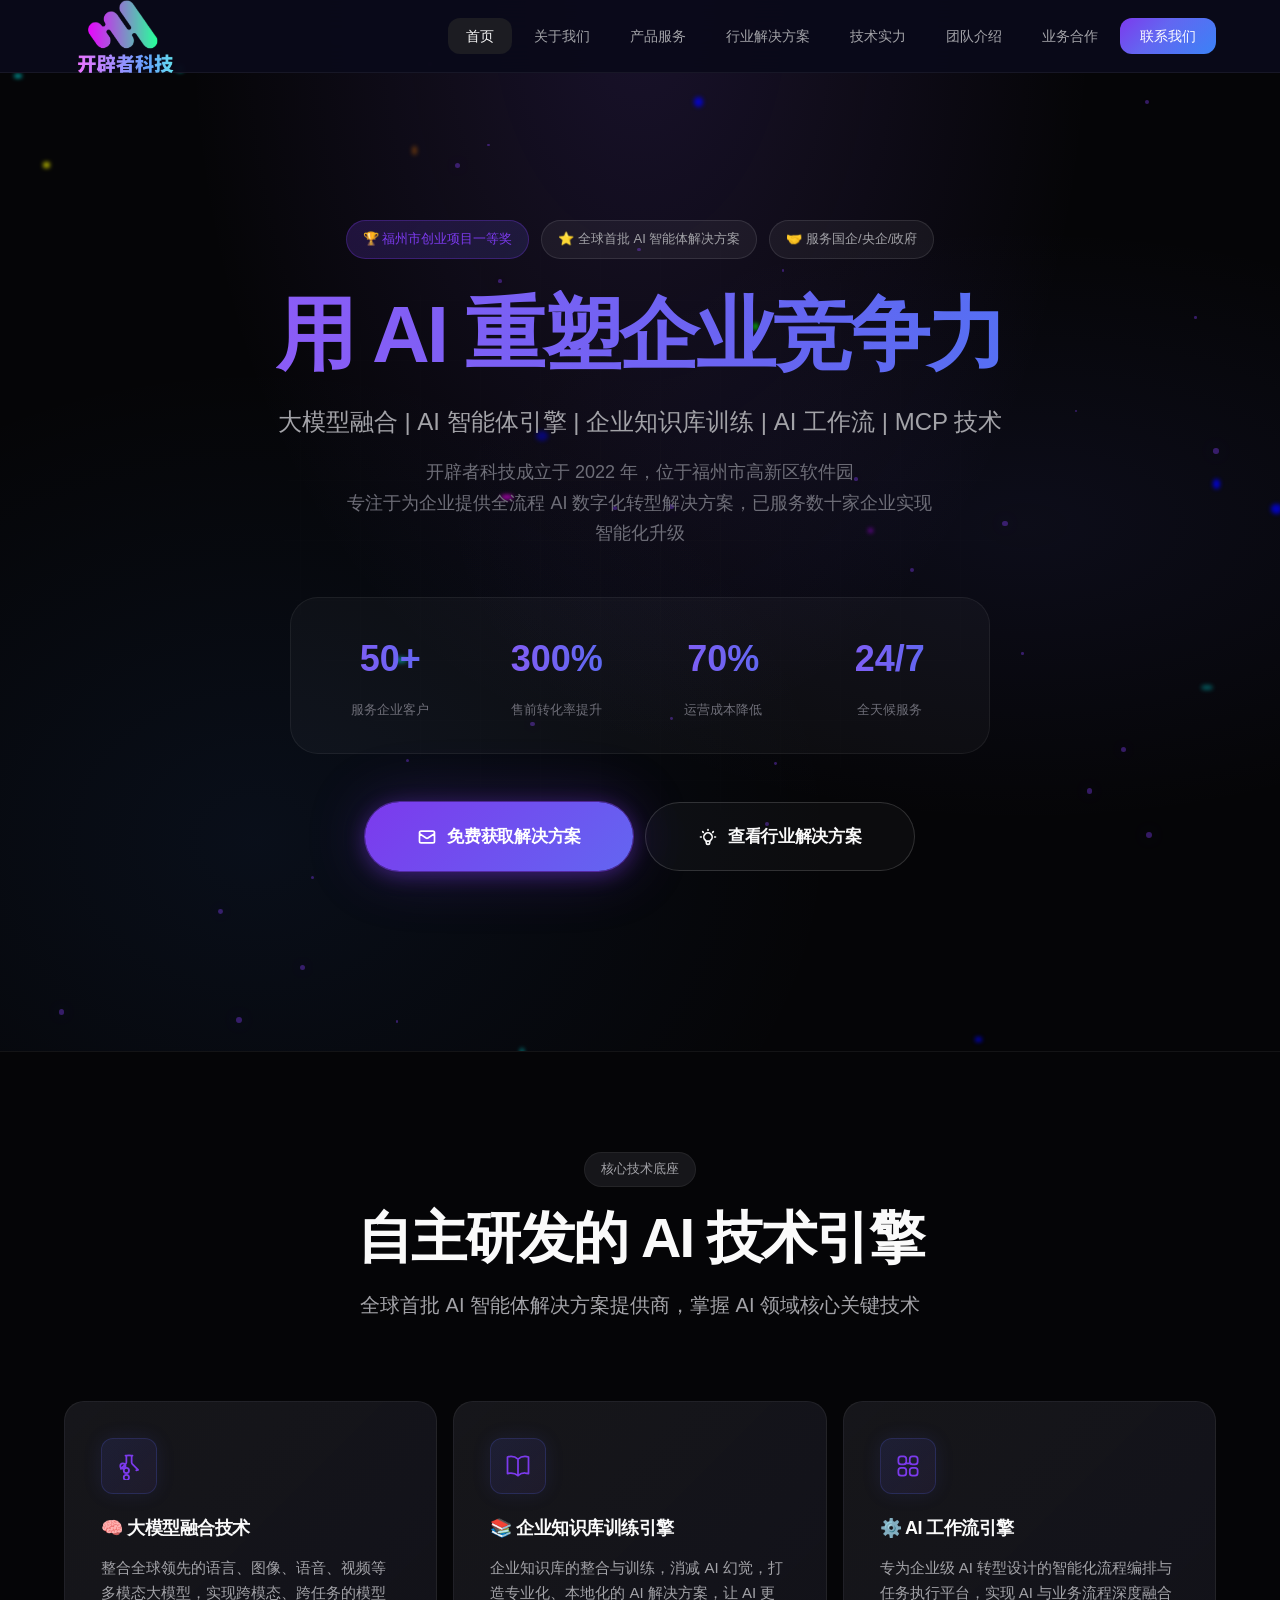
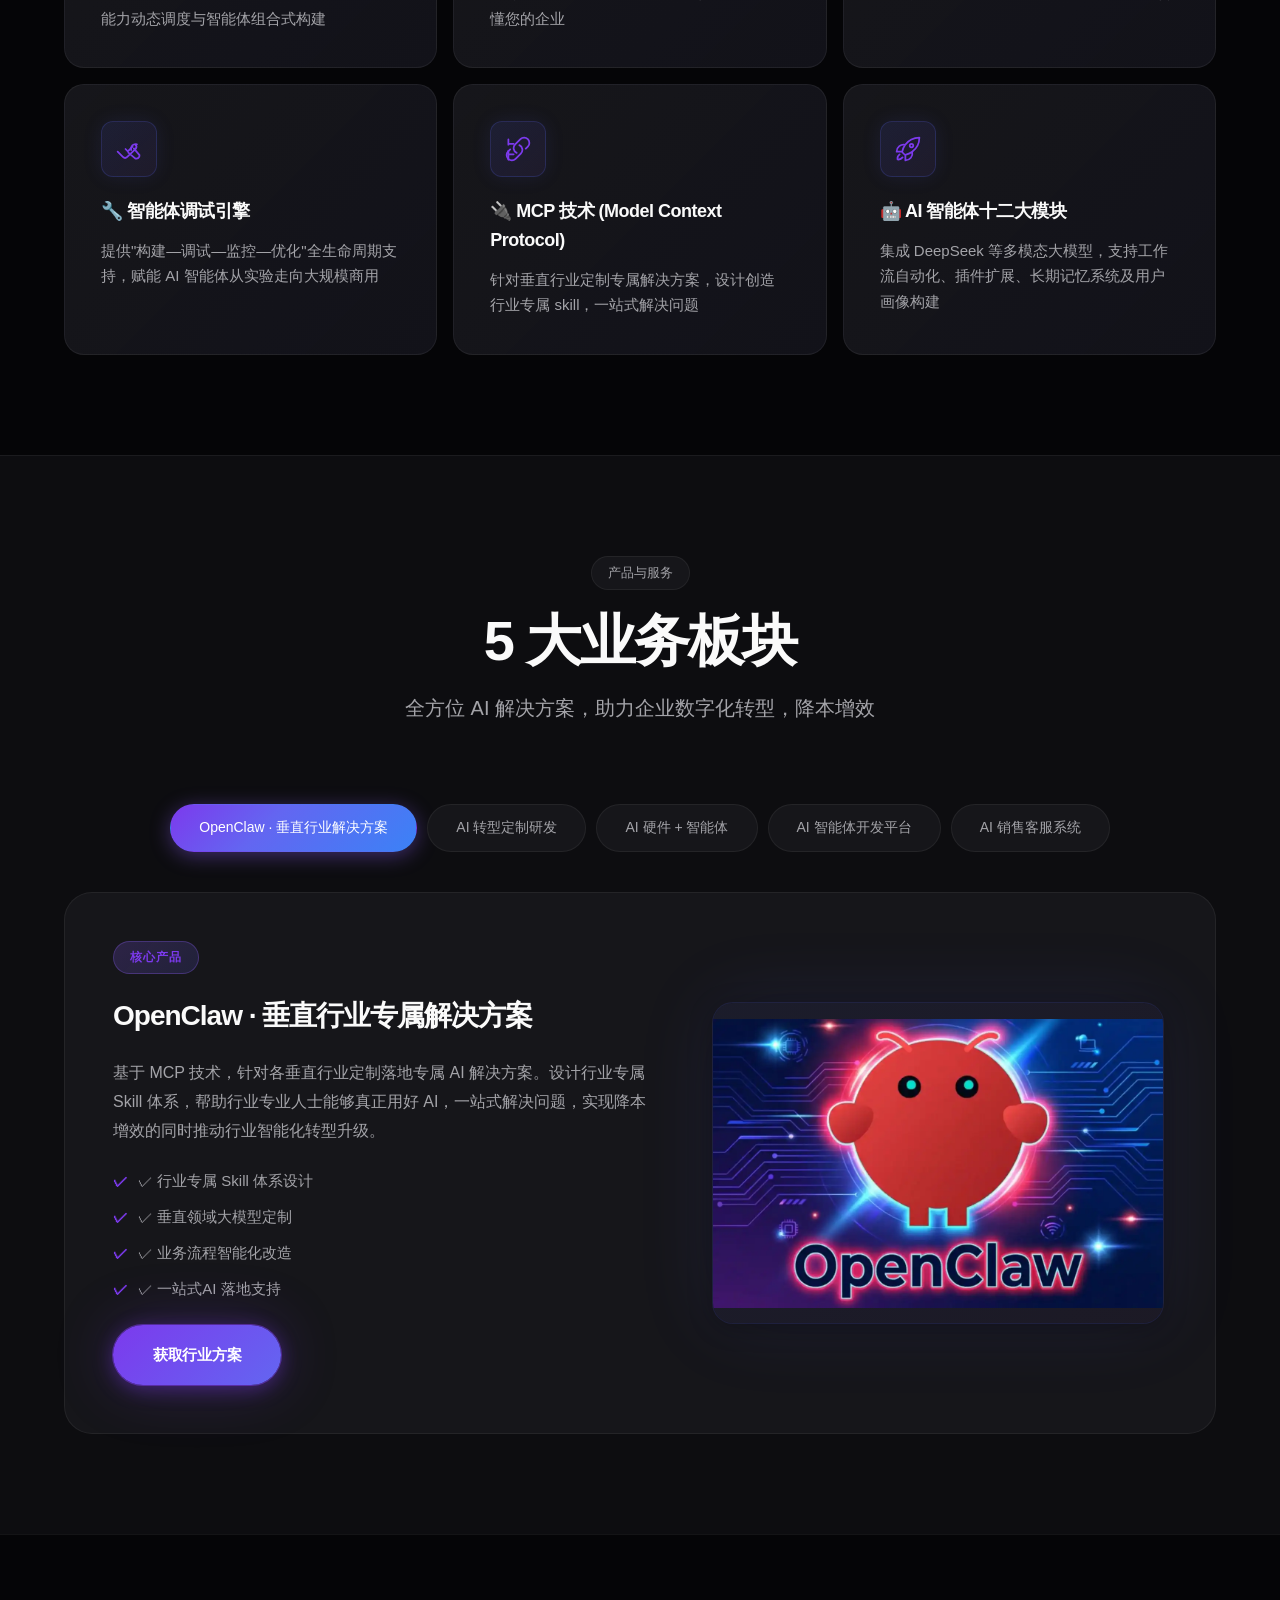
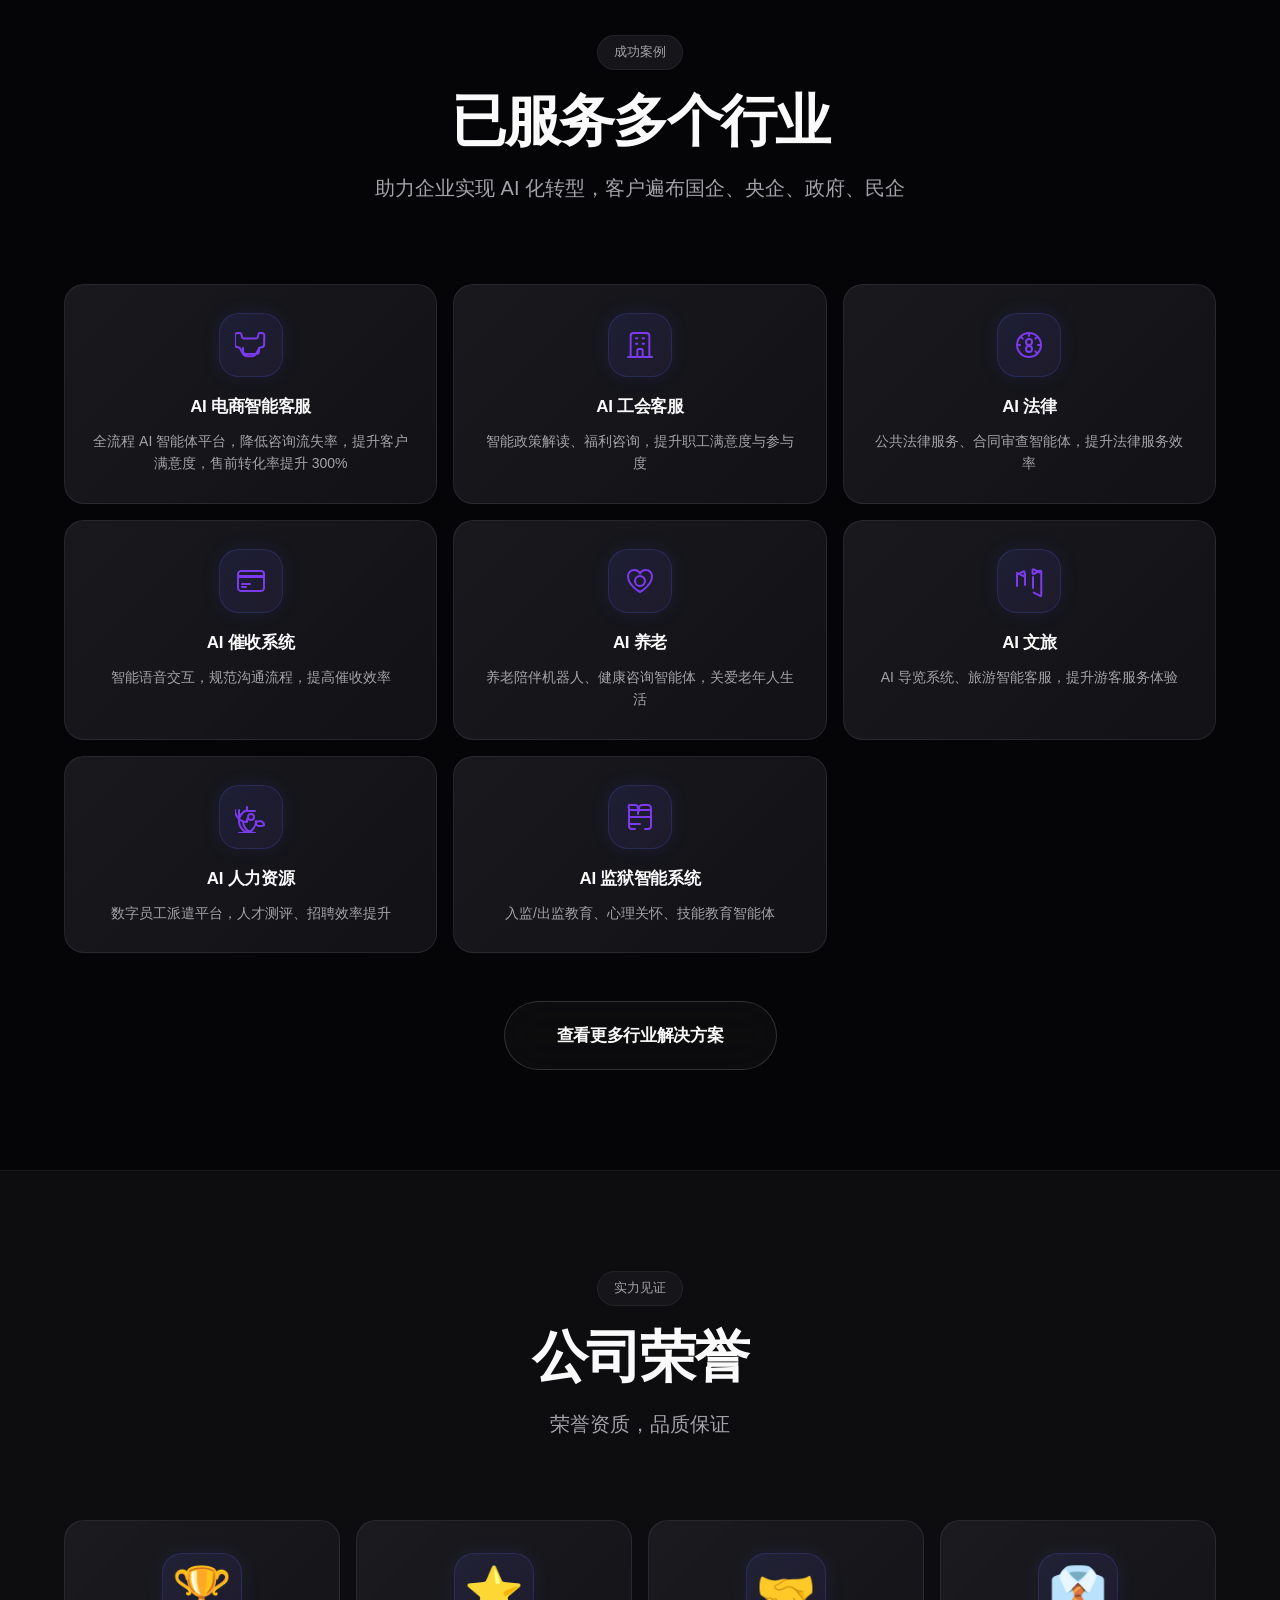
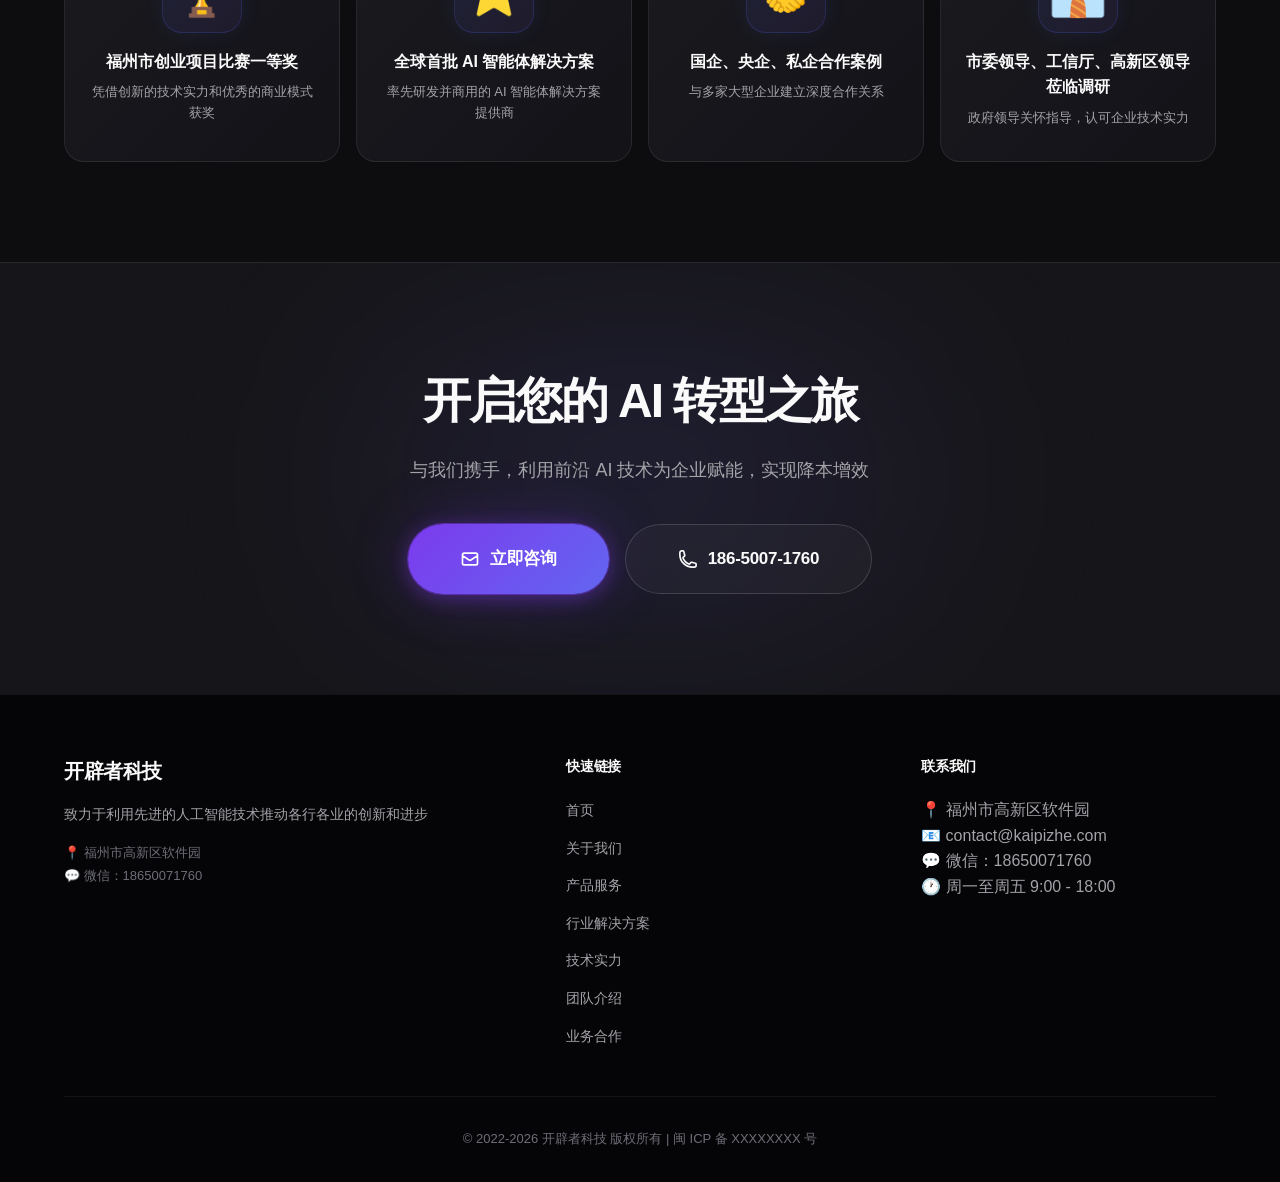
<file: index.html>
<!DOCTYPE html>
<html lang="zh-CN">
<head>
    <meta charset="UTF-8">
    <meta name="viewport" content="width=device-width, initial-scale=1.0">
    <meta name="description" content="开辟者科技 - 企业 AI 数字化转型专家，提供 AI 智能体引擎、AI 客服系统、企业知识库训练、AI 工作流引擎等核心技术，助力企业降本增效">
    <meta name="keywords" content="AI 智能体，AI 客服，企业知识库，AI 转型，大模型，AI 工作流，MCP 技术，数字员工，AI 解决方案">
    <meta name="author" content="开辟者科技">
    <meta name="robots" content="index, follow">
    <link rel="canonical" href="https://www.kaipizhe.com/index.html">

    <!-- Open Graph / 社交媒体分享 -->
    <meta property="og:type" content="website">
    <meta property="og:url" content="https://www.kaipizhe.com/">
    <meta property="og:title" content="开辟者科技 - AI 企业转型解决方案专家">
    <meta property="og:description" content="全球首批 AI 智能体解决方案提供商，已服务国企、央企、政府等多个行业">
    <meta property="og:image" content="https://www.kaipizhe.com/images/og-image.jpg">

    <!-- Twitter Card -->
    <meta name="twitter:card" content="summary_large_image">
    <meta name="twitter:title" content="开辟者科技 - AI 企业转型解决方案专家">
    <meta name="twitter:description" content="专注于为企业提供 AI 智能体、AI 客服、知识库训练等全流程 AI 解决方案">

    <title>开辟者科技 - AI 企业转型解决方案专家 | AI 智能体引擎 | AI 客服系统</title>
    <link rel="stylesheet" href="css/style.css">
    <link rel="preconnect" href="https://fonts.googleapis.com">
    <link rel="preconnect" href="https://fonts.gstatic.com" crossorigin>
    <link href="https://fonts.googleapis.com/css2?family=Noto+Sans+SC:wght@300;400;500;700;900&display=swap" rel="stylesheet">

    <!-- 结构化数据 - 组织信息 -->
    <script type="application/ld+json">
    {
        "@context": "https://schema.org",
        "@type": "Organization",
        "name": "开辟者科技",
        "url": "https://www.kaipizhe.com",
        "logo": "https://www.kaipizhe.com/images/logo.png",
        "description": "企业 AI 数字化转型专家，提供 AI 智能体引擎、AI 客服系统、企业知识库训练等服务",
        "foundingDate": "2022",
        "founder": {
            "@type": "Person",
            "name": "柯培宗",
            "jobTitle": "创始人",
            "description": "1985 年生，中学自学编程，福州大学软件工程学士，原网龙集团信息化研发负责人，亚洲 MAKE 大奖获得者"
        },
        "address": {
            "@type": "PostalAddress",
            "addressLocality": "福州市",
            "addressRegion": "福建省",
            "streetAddress": "高新区软件园"
        },
        "contactPoint": {
            "@type": "ContactPoint",
            "telephone": "18650071760",
            "contactType": "sales",
            "availableLanguage": "Chinese"
        },
        "sameAs": [
            "https://www.linkedin.com/company/kaipizhe",
            "https://www.wechat.com/kaipizhe"
        ]
    }
    </script>

    <!-- 结构化数据 - 产品/服务 -->
    <script type="application/ld+json">
    {
        "@context": "https://schema.org",
        "@type": "Service",
        "serviceType": "AI 企业转型解决方案",
        "provider": {
            "@type": "Organization",
            "name": "开辟者科技"
        },
        "areaServed": "CN",
        "hasOfferCatalog": {
            "@type": "OfferCatalog",
            "name": "AI 产品服务",
            "itemListElement": [
                {
                    "@type": "Offer",
                    "itemOffered": {
                        "@type": "Service",
                        "name": "AI 智能体引擎",
                        "description": "自主研发的 AI 智能体核心技术，支持多模态大模型融合"
                    }
                },
                {
                    "@type": "Offer",
                    "itemOffered": {
                        "@type": "Service",
                        "name": "AI 客服系统",
                        "description": "7x24 小时智能客服，售前转化率提升 300%"
                    }
                },
                {
                    "@type": "Offer",
                    "itemOffered": {
                        "@type": "Service",
                        "name": "企业知识库训练",
                        "description": "消减 AI 幻觉，打造专业化、本地化的 AI 解决方案"
                    }
                }
            ]
        }
    }
    </script>
</head>
<body>
    <!-- 导航栏 -->
    <nav class="navbar" role="navigation" aria-label="主导航">
        <div class="container">
            <div class="nav-wrapper">
                <a href="index.html" class="logo" aria-label="开辟者科技首页">
                    <img src="images/logo.png" alt="开辟者科技 Logo" onerror="this.style.display='none'; this.nextElementSibling.style.display='block'">
                    <span class="logo-text" style="display:none;">开辟者科技</span>
                </a>
                <ul class="nav-menu" role="menubar">
                    <li role="none"><a href="index.html" class="active" role="menuitem">首页</a></li>
                    <li role="none"><a href="about.html" role="menuitem">关于我们</a></li>
                    <li role="none"><a href="products.html" role="menuitem">产品服务</a></li>
                    <li role="none"><a href="solutions.html" role="menuitem">行业解决方案</a></li>
                    <li role="none"><a href="technologies.html" role="menuitem">技术实力</a></li>
                    <li role="none"><a href="team.html" role="menuitem">团队介绍</a></li>
                    <li role="none"><a href="partnership.html" role="menuitem">业务合作</a></li>
                    <li role="none"><a href="contact.html" role="menuitem" class="nav-cta">联系我们</a></li>
                </ul>
                <div class="hamburger" aria-label="菜单" aria-expanded="false">
                    <span></span>
                    <span></span>
                    <span></span>
                </div>
            </div>
        </div>
    </nav>

    <!-- Hero 区域 - 强化转化 -->
    <section class="hero" aria-label="首页主视觉">
        <div class="hero-bg"></div>
        <div class="hero-grid"></div>
        <div class="hero-content">
            <div class="container">
                <!-- 信任背书标签 -->
                <div class="hero-badges">
                    <span class="badge badge-primary">🏆 福州市创业项目一等奖</span>
                    <span class="badge badge-secondary">⭐ 全球首批 AI 智能体解决方案</span>
                    <span class="badge badge-secondary">🤝 服务国企/央企/政府</span>
                </div>

                <h1 class="hero-title">
                    <span class="gradient-text">用 AI 重塑企业竞争力</span>
                </h1>
                <p class="hero-subtitle">
                    大模型融合 | AI 智能体引擎 | 企业知识库训练 | AI 工作流 | MCP 技术
                </p>
                <p class="hero-desc">
                    开辟者科技成立于 2022 年，位于福州市高新区软件园<br>
                    专注于为企业提供全流程 AI 数字化转型解决方案，已服务数十家企业实现智能化升级
                </p>

                <!-- 核心数据背书 -->
                <div class="hero-metrics">
                    <div class="metric-item">
                        <span class="metric-number gradient-text">50+</span>
                        <span class="metric-label">服务企业客户</span>
                    </div>
                    <div class="metric-item">
                        <span class="metric-number gradient-text">300%</span>
                        <span class="metric-label">售前转化率提升</span>
                    </div>
                    <div class="metric-item">
                        <span class="metric-number gradient-text">70%</span>
                        <span class="metric-label">运营成本降低</span>
                    </div>
                    <div class="metric-item">
                        <span class="metric-number gradient-text">24/7</span>
                        <span class="metric-label">全天候服务</span>
                    </div>
                </div>

                <div class="hero-buttons">
                    <a href="contact.html" class="btn btn-primary btn-large">
                        <svg xmlns="http://www.w3.org/2000/svg" fill="none" viewBox="0 0 24 24" stroke="currentColor" stroke-width="2">
                            <path stroke-linecap="round" stroke-linejoin="round" d="M3 8l7.89 5.26a2 2 0 002.22 0L21 8M5 19h14a2 2 0 002-2V7a2 2 0 00-2-2H5a2 2 0 00-2 2v10a2 2 0 002 2z"/>
                        </svg>
                        免费获取解决方案
                    </a>
                    <a href="solutions.html" class="btn btn-secondary btn-large">
                        <svg xmlns="http://www.w3.org/2000/svg" fill="none" viewBox="0 0 24 24" stroke="currentColor" stroke-width="2">
                            <path stroke-linecap="round" stroke-linejoin="round" d="M9.663 17h4.673M12 3v1m6.364 1.636l-.707.707M21 12h-1M4 12H3m3.343-5.657l-.707-.707m2.828 9.9a5 5 0 117.072 0l-.548.547A3.374 3.374 0 0014 18.469V19a2 2 0 11-4 0v-.531c0-.895-.356-1.754-.988-2.386l-.548-.547z"/>
                        </svg>
                        查看行业解决方案
                    </a>
                </div>
            </div>
        </div>
        <div class="hero-particles" id="particles"></div>
    </section>

    <!-- 核心能力 - 技术实力展示 -->
    <section class="core-capabilities" aria-labelledby="capabilities-title">
        <div class="container">
            <div class="section-header">
                <span class="section-tag">核心技术底座</span>
                <h2 class="section-title" id="capabilities-title">自主研发的 AI 技术引擎</h2>
                <p class="section-subtitle">全球首批 AI 智能体解决方案提供商，掌握 AI 领域核心关键技术</p>
            </div>
            <div class="capabilities-grid">
                <div class="capability-card">
                    <div class="capability-icon">
                        <svg xmlns="http://www.w3.org/2000/svg" fill="none" viewBox="0 0 24 24" stroke="currentColor" stroke-width="1.5">
                            <path stroke-linecap="round" stroke-linejoin="round" d="M9.75 3.104v5.714a2.25 2.25 0 01-.659 1.591L5 14.5M9.75 3.104c-.251.023-.501.05-.75.082m.75-.082a24.301 24.301 0 014.5 0m0 0v5.714c0 .597.237 1.17.659 1.591L19.8 15.3M14.25 3.104c.251.023.501.05.75.082M19.8 15.3l-1.57.393M9 12a2.25 2.25 0 11-4.5 0 2.25 2.25 0 014.5 0z"/>
                            <path stroke-linecap="round" stroke-linejoin="round" d="M12 15.75a2.25 2.25 0 11-4.5 0 2.25 2.25 0 014.5 0z"/>
                            <path stroke-linecap="round" stroke-linejoin="round" d="M12 21.75a2.25 2.25 0 11-4.5 0 2.25 2.25 0 014.5 0z"/>
                        </svg>
                    </div>
                    <h3>🧠 大模型融合技术</h3>
                    <p>整合全球领先的语言、图像、语音、视频等多模态大模型，实现跨模态、跨任务的模型能力动态调度与智能体组合式构建</p>
                </div>
                <div class="capability-card">
                    <div class="capability-icon">
                        <svg xmlns="http://www.w3.org/2000/svg" fill="none" viewBox="0 0 24 24" stroke="currentColor" stroke-width="1.5">
                            <path stroke-linecap="round" stroke-linejoin="round" d="M12 6.042A8.967 8.967 0 006 3.75c-1.052 0-2.062.18-3 .512v14.25A8.987 8.987 0 016 18c2.305 0 4.408.867 6 2.292m0-14.25a8.966 8.966 0 016-2.292c1.052 0 2.062.18 3 .512v14.25A8.987 8.987 0 0018 18a8.967 8.967 0 00-6 2.292m0-14.25v14.25"/>
                        </svg>
                    </div>
                    <h3>📚 企业知识库训练引擎</h3>
                    <p>企业知识库的整合与训练，消减 AI 幻觉，打造专业化、本地化的 AI 解决方案，让 AI 更懂您的企业</p>
                </div>
                <div class="capability-card">
                    <div class="capability-icon">
                        <svg xmlns="http://www.w3.org/2000/svg" fill="none" viewBox="0 0 24 24" stroke="currentColor" stroke-width="1.5">
                            <path stroke-linecap="round" stroke-linejoin="round" d="M3.75 6A2.25 2.25 0 016 3.75h2.25A2.25 2.25 0 0110.5 6v2.25a2.25 2.25 0 01-2.25 2.25H6a2.25 2.25 0 01-2.25-2.25V6zM3.75 15.75A2.25 2.25 0 016 13.5h2.25a2.25 2.25 0 012.25 2.25V18a2.25 2.25 0 01-2.25 2.25H6A2.25 2.25 0 013.75 18v-2.25zM13.5 6a2.25 2.25 0 012.25-2.25H18A2.25 2.25 0 0120.25 6v2.25A2.25 2.25 0 0118 10.5h-2.25a2.25 2.25 0 01-2.25-2.25V6zM13.5 15.75a2.25 2.25 0 012.25-2.25H18a2.25 2.25 0 012.25 2.25V18A2.25 2.25 0 0118 20.25h-2.25A2.25 2.25 0 0113.5 18v-2.25z"/>
                            <path stroke-linecap="round" stroke-linejoin="round" d="M9.75 9.75h4.5"/>
                        </svg>
                    </div>
                    <h3>⚙️ AI 工作流引擎</h3>
                    <p>专为企业级 AI 转型设计的智能化流程编排与任务执行平台，实现 AI 与业务流程深度融合</p>
                </div>
                <div class="capability-card">
                    <div class="capability-icon">
                        <svg xmlns="http://www.w3.org/2000/svg" fill="none" viewBox="0 0 24 24" stroke="currentColor" stroke-width="1.5">
                            <path stroke-linecap="round" stroke-linejoin="round" d="M11.42 15.17L17.25 20A2.652 2.652 0 0021 17.25l-4.87-5.83m1.37-3.11a2.652 2.652 0 010 3.75L10.5 18.75m0 0a2.652 2.652 0 01-3.75 0L2.25 14.25m11.6-1.35a4.002 4.002 0 014.95-4.95"/>
                            <path stroke-linecap="round" stroke-linejoin="round" d="M9 12l2 2 4-4"/>
                        </svg>
                    </div>
                    <h3>🔧 智能体调试引擎</h3>
                    <p>提供"构建—调试—监控—优化"全生命周期支持，赋能 AI 智能体从实验走向大规模商用</p>
                </div>
                <div class="capability-card">
                    <div class="capability-icon">
                        <svg xmlns="http://www.w3.org/2000/svg" fill="none" viewBox="0 0 24 24" stroke="currentColor" stroke-width="1.5">
                            <path stroke-linecap="round" stroke-linejoin="round" d="M13.19 8.688a4.5 4.5 0 011.242 7.244l-4.5 4.5a4.5 4.5 0 01-6.364-6.364l1.757-1.757m13.35-.622l1.757-1.757a4.5 4.5 0 00-6.364-6.364l-4.5 4.5a4.5 4.5 0 001.242 7.244"/>
                            <path stroke-linecap="round" stroke-linejoin="round" d="M3.75 3.75v4.5m0 5.25V21m0-13.5h4.5m-4.5 9h4.5"/>
                        </svg>
                    </div>
                    <h3>🔌 MCP 技术 (Model Context Protocol)</h3>
                    <p>针对垂直行业定制专属解决方案，设计创造行业专属 skill，一站式解决问题</p>
                </div>
                <div class="capability-card">
                    <div class="capability-icon">
                        <svg xmlns="http://www.w3.org/2000/svg" fill="none" viewBox="0 0 24 24" stroke="currentColor" stroke-width="1.5">
                            <path stroke-linecap="round" stroke-linejoin="round" d="M15.59 14.37a6 6 0 01-5.84 7.38v-4.8m5.84-2.58a14.98 14.98 0 006.16-12.12A14.98 14.98 0 009.631 8.41m5.96 5.96a14.926 14.926 0 01-5.841 2.58m-.119-8.54a6 6 0 00-7.381 5.84h4.8m2.581-5.84a14.927 14.927 0 00-2.58 5.84m2.699 2.7c-.103.021-.207.041-.311.06a15.09 15.09 0 01-2.448-2.448 14.9 14.9 0 01.06-.312m-2.24 2.39a4.493 4.493 0 00-1.757 4.306 4.493 4.493 0 004.306-1.758M16.5 9a1.5 1.5 0 11-3 0 1.5 1.5 0 013 0z"/>
                        </svg>
                    </div>
                    <h3>🤖 AI 智能体十二大模块</h3>
                    <p>集成 DeepSeek 等多模态大模型，支持工作流自动化、插件扩展、长期记忆系统及用户画像构建</p>
                </div>
            </div>
        </div>
    </section>

    <!-- 业务板块 - 强化转化 -->
    <section class="business-section" aria-labelledby="business-title">
        <div class="container">
            <div class="section-header">
                <span class="section-tag">产品与服务</span>
                <h2 class="section-title" id="business-title">5 大业务板块</h2>
                <p class="section-subtitle">全方位 AI 解决方案，助力企业数字化转型，降本增效</p>
            </div>
            <div class="business-tabs">
                <div class="tab-buttons">
                    <button class="tab-btn active" data-tab="tab1">OpenClaw · 垂直行业解决方案</button>
                    <button class="tab-btn" data-tab="tab2">AI 转型定制研发</button>
                    <button class="tab-btn" data-tab="tab3">AI 硬件 + 智能体</button>
                    <button class="tab-btn" data-tab="tab4">AI 智能体开发平台</button>
                    <button class="tab-btn" data-tab="tab5">AI 销售客服系统</button>
                </div>
                <div class="tab-content">
                    <!-- Tab 1: OpenClaw 垂直行业解决方案 -->
                    <div class="tab-panel active" id="tab1">
                        <div class="business-content">
                            <div class="business-info">
                                <div class="product-badge">核心产品</div>
                                <h3>OpenClaw · 垂直行业专属解决方案</h3>
                                <p>基于 MCP 技术，针对各垂直行业定制落地专属 AI 解决方案。设计行业专属 Skill 体系，帮助行业专业人士能够真正用好 AI，一站式解决问题，实现降本增效的同时推动行业智能化转型升级。</p>
                                <ul class="feature-list">
                                    <li>✓ 行业专属 Skill 体系设计</li>
                                    <li>✓ 垂直领域大模型定制</li>
                                    <li>✓ 业务流程智能化改造</li>
                                    <li>✓ 一站式AI 落地支持</li>
                                </ul>
                                <a href="contact.html" class="btn btn-primary" style="margin-top: 24px;">获取行业方案</a>
                            </div>
                            <div class="business-image">
                                <img src="images/3e03fd8095d6b047dc94d806f33e2ef9.png" alt="OpenClaw 垂直行业解决方案" class="business-img">
                            </div>
                        </div>
                    </div>
                    <!-- Tab 2: AI 转型定制研发 -->
                    <div class="tab-panel" id="tab2">
                        <div class="business-content">
                            <div class="business-info">
                                <div class="product-badge">专业服务</div>
                                <h3>企业 AI 转型定制研发</h3>
                                <p>通过系统梳理、分析甲方现有业务及数字化发展情况，结合企业 AI 建设需求及未来数字化建设方向，从内到外、从上到下，贯穿全流程的 AI 解决方案，输出公司整体 AI 产品规划，形成企业数字化转型解决方案。</p>
                                <ul class="feature-list">
                                    <li>✓ 企业现状诊断与 AI 成熟度评估</li>
                                    <li>✓ AI 战略规划与路线图设计</li>
                                    <li>✓ 定制化 AI 系统开发与部署</li>
                                    <li>✓ 持续优化与技术支持</li>
                                </ul>
                                <a href="contact.html" class="btn btn-primary" style="margin-top: 24px;">预约诊断</a>
                            </div>
                            <div class="business-image">
                                <img src="images/6874a83f190bb.jpg" alt="企业 AI 转型定制研发" class="business-img">
                            </div>
                        </div>
                    </div>
                    <!-- Tab 3: AI 硬件 + 智能体 -->
                    <div class="tab-panel" id="tab3">
                        <div class="business-content">
                            <div class="business-info">
                                <div class="product-badge">创新产品</div>
                                <h3>AI 硬件 + 智能体</h3>
                                <p>将 AI 智能体与硬件设备深度融合，打造智能化终端产品。</p>
                                <ul class="feature-list">
                                    <li>✓ 桌面/教育机器人</li>
                                    <li>✓ 毛绒玩具 AI 化</li>
                                    <li>✓ AI 智能眼镜</li>
                                    <li>✓ 养老陪伴机器人</li>
                                </ul>
                                <a href="contact.html" class="btn btn-primary" style="margin-top: 24px;">了解硬件方案</a>
                            </div>
                            <div class="business-image">
                                <img src="images/community_44e176d.png" alt="AI 硬件 + 智能体" class="business-img">
                            </div>
                        </div>
                    </div>
                    <!-- Tab 4: AI 智能体开发平台 -->
                    <div class="tab-panel" id="tab4">
                        <div class="business-content">
                            <div class="business-info">
                                <div class="product-badge">开发平台</div>
                                <h3>AI 智能体开发平台</h3>
                                <p>提供强大的 AI 智能体开发与调试工具，让企业轻松构建专属智能体。</p>
                                <ul class="feature-list">
                                    <li>✓ 大模型融合技术</li>
                                    <li>✓ 知识库训练引擎</li>
                                    <li>✓ AI 工作流编排</li>
                                    <li>✓ 智能体调试引擎</li>
                                </ul>
                                <a href="contact.html" class="btn btn-primary" style="margin-top: 24px;">申请体验</a>
                            </div>
                            <div class="business-image">
                                <img src="images/8dec360728319ab8ef89f02e767d14b8.png" alt="AI 智能体开发平台" class="business-img">
                            </div>
                        </div>
                    </div>
                    <!-- Tab 5: AI 销售客服系统 -->
                    <div class="tab-panel" id="tab5">
                        <div class="business-content">
                            <div class="business-info">
                                <div class="product-badge">旗舰产品</div>
                                <h3>AI 销售客服系统 - 星舰 AI 客服</h3>
                                <p>懂业务 | 会操作 | 懂客户 | 秒级响应 —— 电商全流程 AI 智能体平台，对答如流是基础，自动执行才够酷。</p>
                                <ul class="feature-list">
                                    <li>✓ AI 客服大模型配置</li>
                                    <li>✓ AI 客服知识库训练（FAQ 等）</li>
                                    <li>✓ AI 客服工作流设计</li>
                                    <li>✓ AI 客服调试引擎</li>
                                    <li>✓ 全自动回复与系统对接</li>
                                </ul>
                                <a href="contact.html" class="btn btn-primary" style="margin-top: 24px;">预约演示</a>
                            </div>
                            <div class="business-image">
                                <img src="images/ca6222a5caceed1d9ca2a9120f4859d6.png" alt="星舰 AI 客服" class="business-img">
                            </div>
                        </div>
                    </div>
                </div>
            </div>
        </div>
    </section>

    <!-- 行业案例 - 信任背书 -->
    <section class="cases-section" aria-labelledby="cases-title">
        <div class="container">
            <div class="section-header">
                <span class="section-tag">成功案例</span>
                <h2 class="section-title" id="cases-title">已服务多个行业</h2>
                <p class="section-subtitle">助力企业实现 AI 化转型，客户遍布国企、央企、政府、民企</p>
            </div>
            <div class="cases-grid">
                <div class="case-card">
                    <div class="case-icon">
                        <svg xmlns="http://www.w3.org/2000/svg" fill="none" viewBox="0 0 24 24" stroke="currentColor" stroke-width="1.5">
                            <path stroke-linecap="round" stroke-linejoin="round" d="M2.25 3h1.386c.51 0 .955.343 1.087.835l.331 1.242a68.875 68.875 0 00.281 1.062c.15.55.683.928 1.25.928h9.241c.566 0 1.1-.378 1.25-.928.093-.342.186-.69.281-1.062l.331-1.242C17.605 3.343 18.05 3 18.56 3H20.25c.966 0 1.762.777 1.734 1.742l-.196 7.013c-.028 1.006-.822 1.816-1.828 1.843h-.504c-.56 0-1.076.308-1.345.804l-.932 1.72a27.68 27.68 0 01-1.564 2.697c-.675.993-1.78 1.58-2.957 1.58H9.142c-1.177 0-2.282-.587-2.957-1.58a27.68 27.68 0 01-1.564-2.697l-.932-1.72a1.516 1.516 0 00-1.345-.804H1.828c-1.006-.027-1.8-1.037-1.828-2.043L.004 4.742C-.024 3.777.772 3 1.738 3H2.25z"/>
                            <path stroke-linecap="round" stroke-linejoin="round" d="M6 14.25v2.25a2.25 2.25 0 002.25 2.25h7.5A2.25 2.25 0 0018 16.5v-2.25"/>
                        </svg>
                    </div>
                    <h3>AI 电商智能客服</h3>
                    <p>全流程 AI 智能体平台，降低咨询流失率，提升客户满意度，售前转化率提升 300%</p>
                </div>
                <div class="case-card">
                    <div class="case-icon">
                        <svg xmlns="http://www.w3.org/2000/svg" fill="none" viewBox="0 0 24 24" stroke="currentColor" stroke-width="1.5">
                            <path stroke-linecap="round" stroke-linejoin="round" d="M19 21V5a2 2 0 00-2-2H7a2 2 0 00-2 2v16m14 0h2m-2 0h-5m-9 0H3m2 0h5M9 7h1m-1 4h1m4-4h1m-1 4h1m-5 10v-5a1 1 0 011-1h2a1 1 0 011 1v5m-4 0h4"/>
                        </svg>
                    </div>
                    <h3>AI 工会客服</h3>
                    <p>智能政策解读、福利咨询，提升职工满意度与参与度</p>
                </div>
                <div class="case-card">
                    <div class="case-icon">
                        <svg xmlns="http://www.w3.org/2000/svg" fill="none" viewBox="0 0 24 24" stroke="currentColor" stroke-width="1.5">
                            <path stroke-linecap="round" stroke-linejoin="round" d="M12 3v2.25m6.364.386l-1.591 1.591M21 12h-2.25m-.386 6.364l-1.591-1.591M3 12h2.25m.386-6.364l1.591 1.591M3 12a9 9 0 1118 0 9 9 0 01-18 0z"/>
                            <path stroke-linecap="round" stroke-linejoin="round" d="M12 7.5a2.25 2.25 0 100 4.5 2.25 2.25 0 000-4.5z"/>
                            <path stroke-linecap="round" stroke-linejoin="round" d="M12 12.75a2.25 2.25 0 100 4.5 2.25 2.25 0 000-4.5z"/>
                        </svg>
                    </div>
                    <h3>AI 法律</h3>
                    <p>公共法律服务、合同审查智能体，提升法律服务效率</p>
                </div>
                <div class="case-card">
                    <div class="case-icon">
                        <svg xmlns="http://www.w3.org/2000/svg" fill="none" viewBox="0 0 24 24" stroke="currentColor" stroke-width="1.5">
                            <path stroke-linecap="round" stroke-linejoin="round" d="M2.25 8.25h19.5M2.25 9h19.5m-16.5 5.25h6m-6 2.25h3m-3.75 3h15a2.25 2.25 0 002.25-2.25V6.75A2.25 2.25 0 0019.5 4.5h-15a2.25 2.25 0 00-2.25 2.25v10.5A2.25 2.25 0 004.5 19.5z"/>
                        </svg>
                    </div>
                    <h3>AI 催收系统</h3>
                    <p>智能语音交互，规范沟通流程，提高催收效率</p>
                </div>
                <div class="case-card">
                    <div class="case-icon">
                        <svg xmlns="http://www.w3.org/2000/svg" fill="none" viewBox="0 0 24 24" stroke="currentColor" stroke-width="1.5">
                            <path stroke-linecap="round" stroke-linejoin="round" d="M21 8.25c0-2.485-2.099-4.5-4.688-4.5-1.935 0-3.597 1.126-4.312 2.733-.715-1.607-2.377-2.733-4.313-2.733C5.1 3.75 3 5.765 3 8.25c0 7.22 9 12 9 12s9-4.78 9-12z"/>
                            <path stroke-linecap="round" stroke-linejoin="round" d="M15.75 12a3.75 3.75 0 11-7.5 0 3.75 3.75 0 017.5 0z"/>
                        </svg>
                    </div>
                    <h3>AI 养老</h3>
                    <p>养老陪伴机器人、健康咨询智能体，关爱老年人生活</p>
                </div>
                <div class="case-card">
                    <div class="case-icon">
                        <svg xmlns="http://www.w3.org/2000/svg" fill="none" viewBox="0 0 24 24" stroke="currentColor" stroke-width="1.5">
                            <path stroke-linecap="round" stroke-linejoin="round" d="M9 6.75V15m6-6v8.25m.503 3.498l4.875 2.437c.381.19.824-.088.824-.509V4.812a.563.563 0 00-.824-.509l-4.875 2.438c-.381.19-.824-.088-.824-.509v-2.512c0-.42.443-.699.824-.509l4.875 2.438M3 15.745V7.255l4.875-2.437c.381-.19.824.088.824.509v2.512c0 .42-.443.699-.824.509L3 5.888"/>
                        </svg>
                    </div>
                    <h3>AI 文旅</h3>
                    <p>AI 导览系统、旅游智能客服，提升游客服务体验</p>
                </div>
                <div class="case-card">
                    <div class="case-icon">
                        <svg xmlns="http://www.w3.org/2000/svg" fill="none" viewBox="0 0 24 24" stroke="currentColor" stroke-width="1.5">
                            <path stroke-linecap="round" stroke-linejoin="round" d="M18 18.72a9.094 9.094 0 003.741-.479 3 3 0 00-4.682-2.72m.94 3.198l.001.03m0 0a2.25 2.25 0 01-2.25-2.25V15m0 0a9 9 0 01-9 9m0 0H3m12 0a9 9 0 01-9-9m9 9H3m9 0a9 9 0 01-9-9m0 0V6.75m0 9A9 9 0 019 6.75m0 9a9 9 0 01-9-9m9 9v-2.25m0-9V6.75"/>
                            <path stroke-linecap="round" stroke-linejoin="round" d="M12 9.75a2.25 2.25 0 100 4.5 2.25 2.25 0 000-4.5z"/>
                            <path stroke-linecap="round" stroke-linejoin="round" d="M9 7.5h6"/>
                        </svg>
                    </div>
                    <h3>AI 人力资源</h3>
                    <p>数字员工派遣平台，人才测评、招聘效率提升</p>
                </div>
                <div class="case-card">
                    <div class="case-icon">
                        <svg xmlns="http://www.w3.org/2000/svg" fill="none" viewBox="0 0 24 24" stroke="currentColor" stroke-width="1.5">
                            <path stroke-linecap="round" stroke-linejoin="round" d="M3.75 6.75h16.5M3.75 12h16.5m-16.5 5.25H12"/>
                            <path stroke-linecap="round" stroke-linejoin="round" d="M8.25 21H6a2.25 2.25 0 01-2.25-2.25V5.25A2.25 2.25 0 013.75 3h4.5A2.25 2.25 0 0110.5 5.25v4.5"/>
                            <path stroke-linecap="round" stroke-linejoin="round" d="M15.75 21H18a2.25 2.25 0 002.25-2.25V5.25A2.25 2.25 0 0018 3h-4.5A2.25 2.25 0 0011.25 5.25v2.25"/>
                        </svg>
                    </div>
                    <h3>AI 监狱智能系统</h3>
                    <p>入监/出监教育、心理关怀、技能教育智能体</p>
                </div>
            </div>
            <div style="text-align: center; margin-top: 48px;">
                <a href="solutions.html" class="btn btn-secondary btn-large">查看更多行业解决方案</a>
            </div>
        </div>
    </section>

    <!-- 荣誉资质 - 增强信任 -->
    <section class="honors-section" aria-labelledby="honors-title">
        <div class="container">
            <div class="section-header">
                <span class="section-tag">实力见证</span>
                <h2 class="section-title" id="honors-title">公司荣誉</h2>
                <p class="section-subtitle">荣誉资质，品质保证</p>
            </div>
            <div class="honors-grid">
                <div class="honor-item">
                    <div class="honor-icon">🏆</div>
                    <h3>福州市创业项目比赛一等奖</h3>
                    <p>凭借创新的技术实力和优秀的商业模式获奖</p>
                </div>
                <div class="honor-item">
                    <div class="honor-icon">⭐</div>
                    <h3>全球首批 AI 智能体解决方案</h3>
                    <p>率先研发并商用的 AI 智能体解决方案提供商</p>
                </div>
                <div class="honor-item">
                    <div class="honor-icon">🤝</div>
                    <h3>国企、央企、私企合作案例</h3>
                    <p>与多家大型企业建立深度合作关系</p>
                </div>
                <div class="honor-item">
                    <div class="honor-icon">👔</div>
                    <h3>市委领导、工信厅、高新区领导莅临调研</h3>
                    <p>政府领导关怀指导，认可企业技术实力</p>
                </div>
            </div>
        </div>
    </section>

    <!-- CTA 区域 - 强化转化 -->
    <section class="cta-section" aria-label="联系我们">
        <div class="container">
            <div class="cta-content">
                <h2>开启您的 AI 转型之旅</h2>
                <p>与我们携手，利用前沿 AI 技术为企业赋能，实现降本增效</p>
                <div class="cta-buttons">
                    <a href="contact.html" class="btn btn-primary btn-large">
                        <svg xmlns="http://www.w3.org/2000/svg" fill="none" viewBox="0 0 24 24" stroke="currentColor" stroke-width="2">
                            <path stroke-linecap="round" stroke-linejoin="round" d="M3 8l7.89 5.26a2 2 0 002.22 0L21 8M5 19h14a2 2 0 002-2V7a2 2 0 00-2-2H5a2 2 0 00-2 2v10a2 2 0 002 2z"/>
                        </svg>
                        立即咨询
                    </a>
                    <a href="tel:18650071760" class="btn btn-secondary btn-large">
                        <svg xmlns="http://www.w3.org/2000/svg" fill="none" viewBox="0 0 24 24" stroke="currentColor" stroke-width="2">
                            <path stroke-linecap="round" stroke-linejoin="round" d="M2.25 6.75c0 8.284 6.716 15 15 15h2.25a2.25 2.25 0 002.25-2.25v-1.372c0-.516-.351-.966-.852-1.091l-4.423-1.106c-.44-.11-.902.055-1.173.417l-.97 1.293c-.282.376-.769.542-1.21.38a12.035 12.035 0 01-7.143-7.143c-.162-.441.004-.928.38-1.21l1.293-.97c.363-.271.527-.734.417-1.173L6.963 3.102a1.125 1.125 0 00-1.091-.852H4.5A2.25 2.25 0 002.25 4.5v2.25z"/>
                        </svg>
                        186-5007-1760
                    </a>
                </div>
            </div>
        </div>
    </section>

    <!-- 页脚 -->
    <footer class="footer" role="contentinfo">
        <div class="container">
            <div class="footer-grid">
                <div class="footer-about">
                    <h3>开辟者科技</h3>
                    <p>致力于利用先进的人工智能技术推动各行各业的创新和进步</p>
                    <p style="margin-top: 16px; color: var(--text-muted); font-size: 13px;">
                        📍 福州市高新区软件园<br>
                        💬 微信：18650071760
                    </p>
                </div>
                <div class="footer-links">
                    <h4>快速链接</h4>
                    <ul>
                        <li><a href="index.html">首页</a></li>
                        <li><a href="about.html">关于我们</a></li>
                        <li><a href="products.html">产品服务</a></li>
                        <li><a href="solutions.html">行业解决方案</a></li>
                        <li><a href="technologies.html">技术实力</a></li>
                        <li><a href="team.html">团队介绍</a></li>
                        <li><a href="partnership.html">业务合作</a></li>
                    </ul>
                </div>
                <div class="footer-contact">
                    <h4>联系我们</h4>
                    <ul>
                        <li>📍 福州市高新区软件园</li>
                        <li>📧 contact@kaipizhe.com</li>
                        <li>💬 微信：18650071760</li>
                        <li>🕐 周一至周五 9:00 - 18:00</li>
                    </ul>
                </div>
            </div>
            <div class="footer-bottom">
                <p>&copy; 2022-2026 开辟者科技 版权所有 | <a href="#" style="color: var(--text-muted);">闽 ICP 备 XXXXXXXX 号</a></p>
            </div>
        </div>
    </footer>

    <script src="js/main.js"></script>
</body>
</html>
</file>
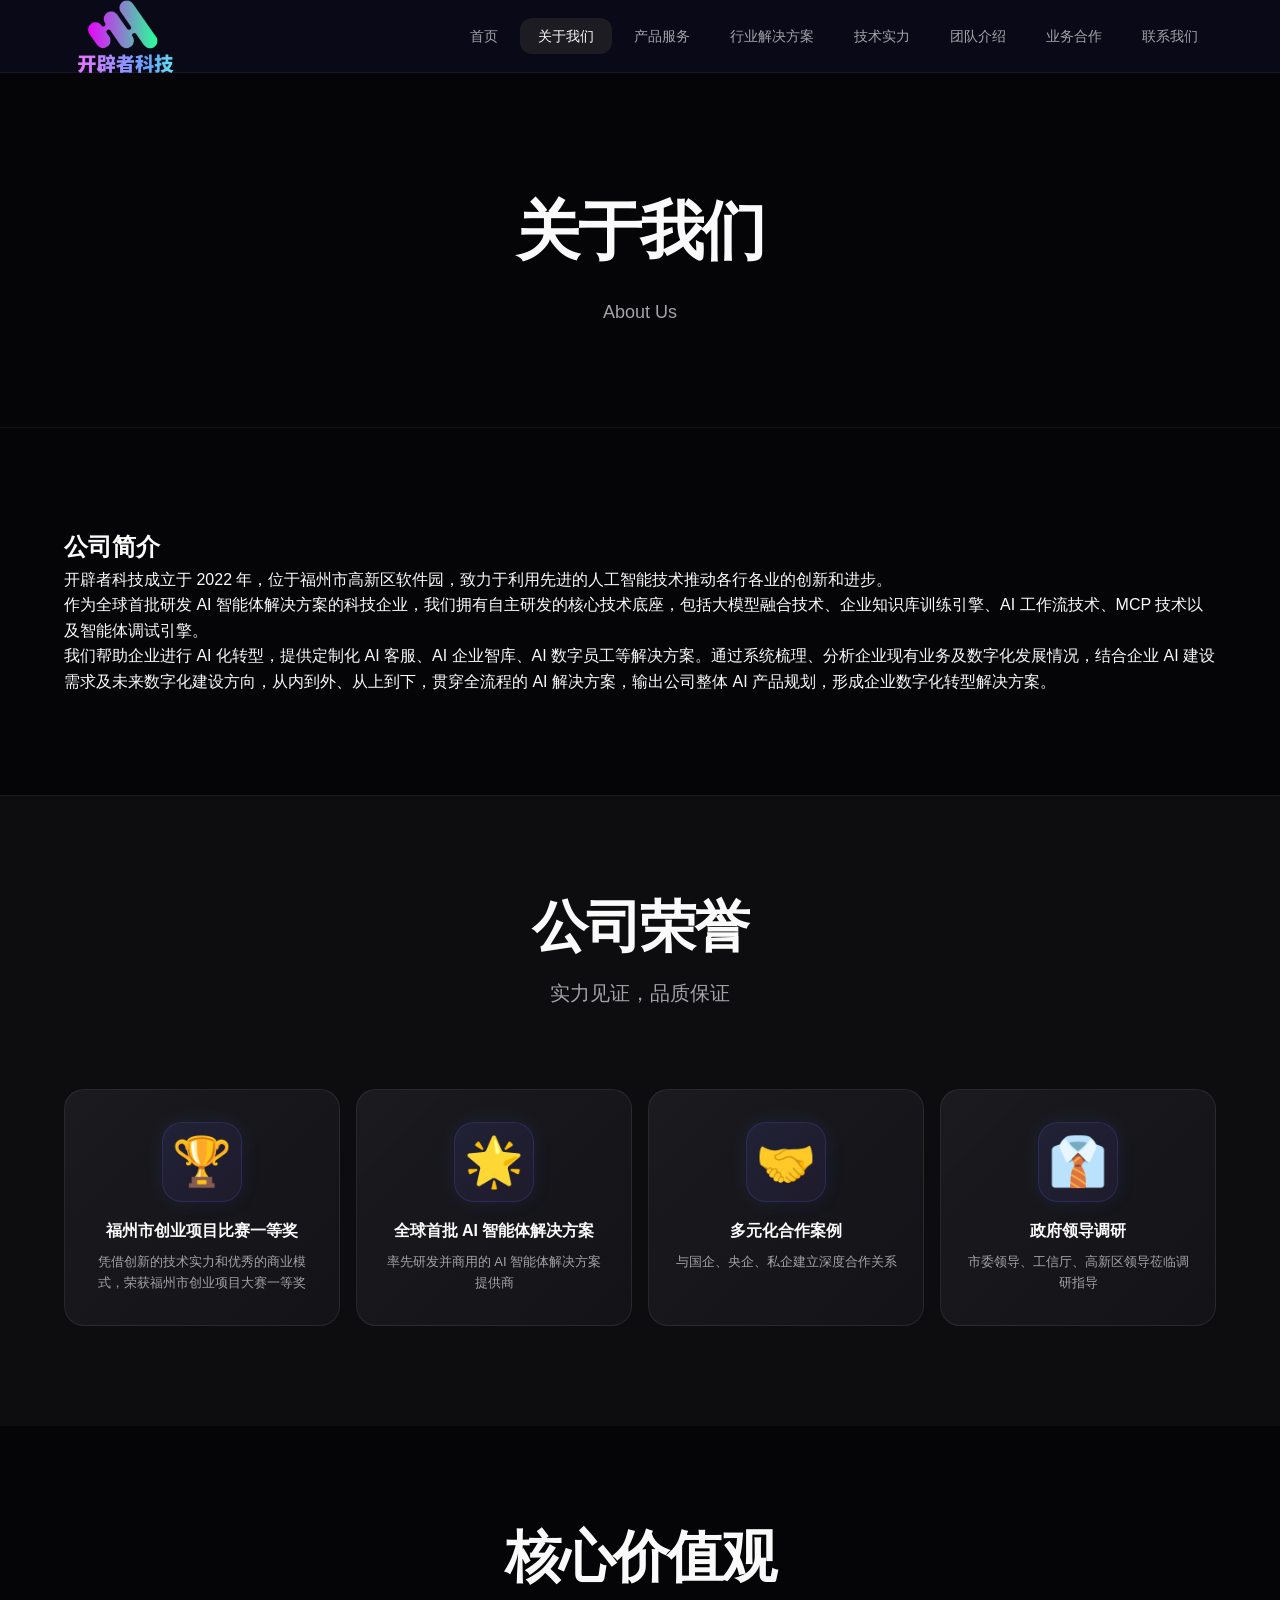
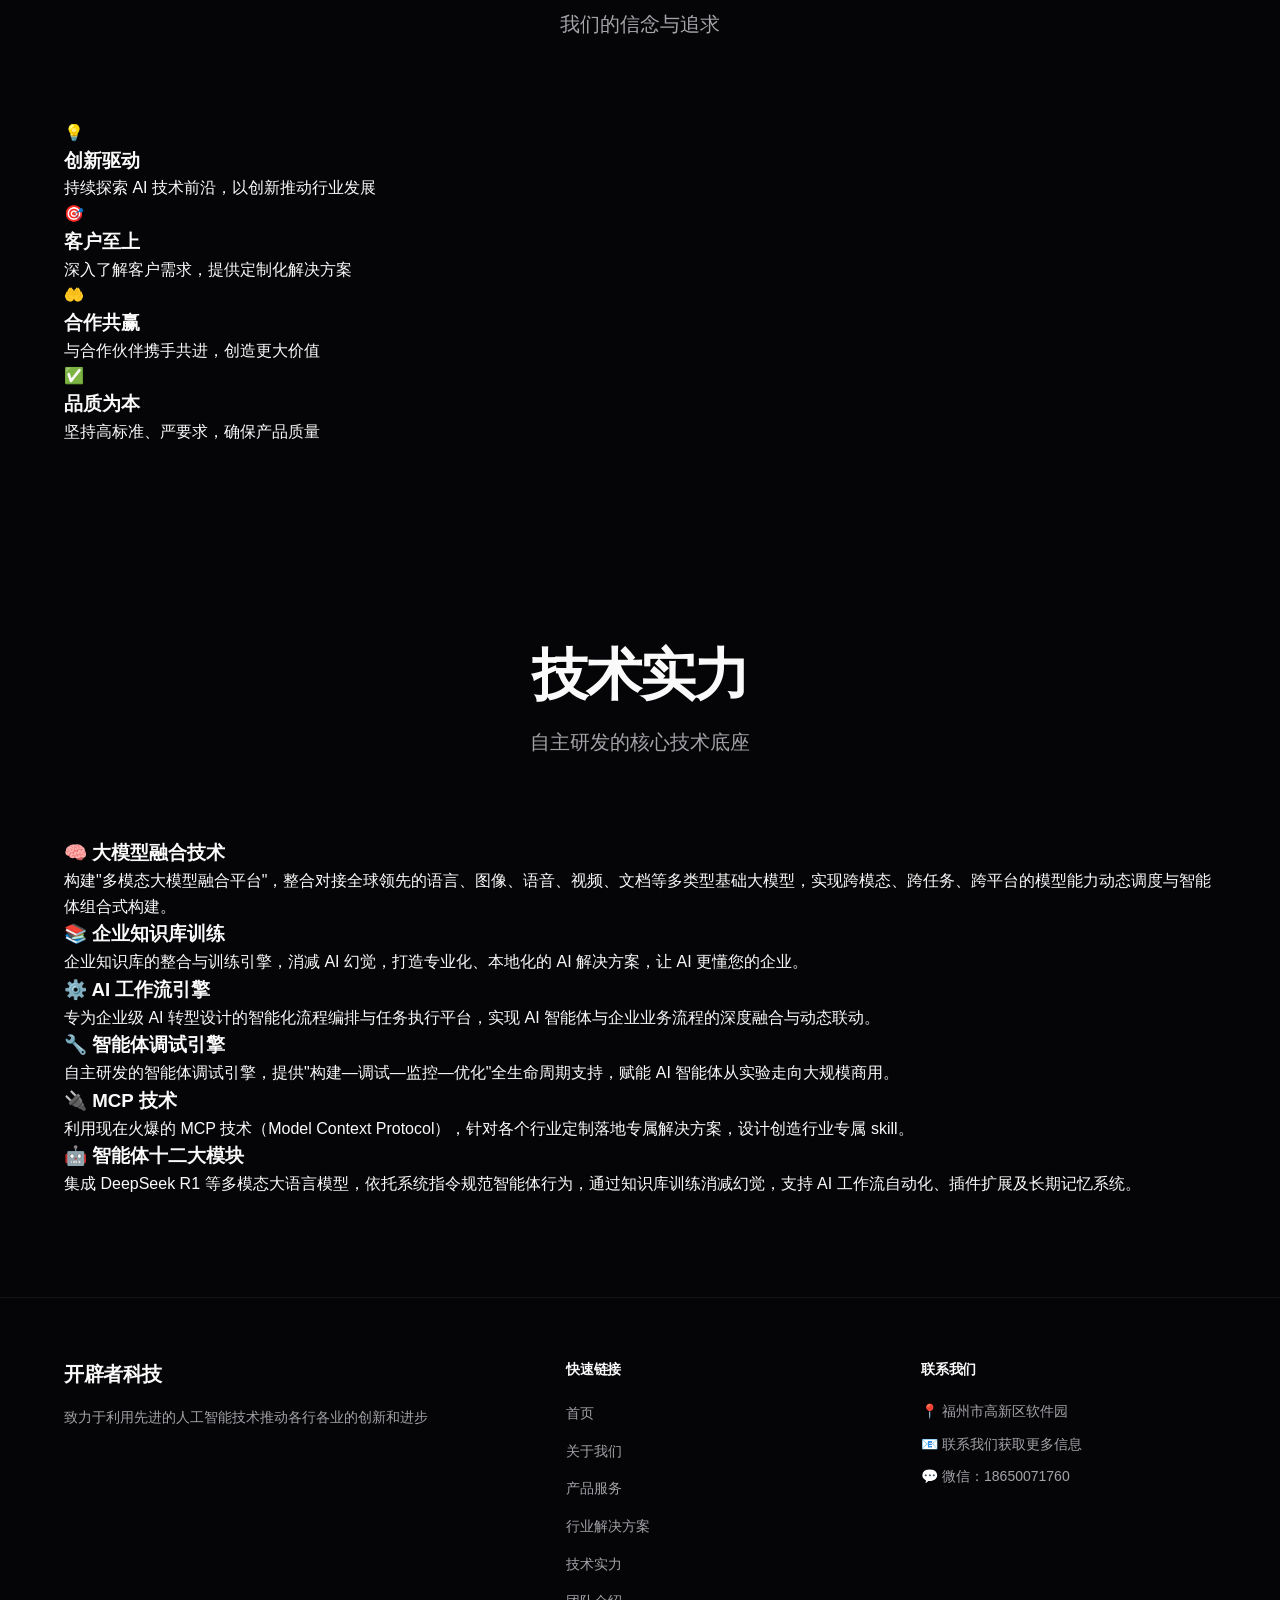
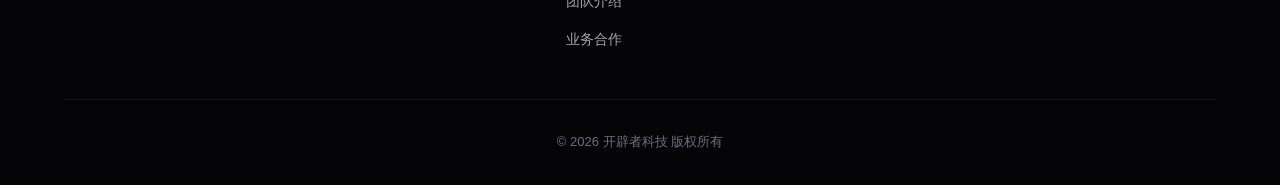
<file: about.html>
<!DOCTYPE html>
<html lang="zh-CN">
<head>
    <meta charset="UTF-8">
    <meta name="viewport" content="width=device-width, initial-scale=1.0">
    <meta name="description" content="开辟者科技 - 成立于 2022 年，位于福州市高新区软件园，专注于为企业提供 AI 智能体、AI 客服、知识库训练等 AI 数字化转型解决方案">
    <meta name="keywords" content="开辟者科技，公司简介，AI 智能体，AI 客服，企业知识库，AI 转型">
    <meta name="robots" content="index, follow">
    <link rel="canonical" href="https://www.kaipizhe.com/about.html">

    <!-- 结构化数据 -->
    <script type="application/ld+json">
    {
        "@context": "https://schema.org",
        "@type": "AboutPage",
        "name": "关于我们 - 开辟者科技",
        "description": "开辟者科技成立于 2022 年，专注于为企业提供 AI 数字化转型解决方案"
    }
    </script>

    <title>关于我们 - 开辟者科技 | 公司简介 | 荣誉资质</title>
    <link rel="stylesheet" href="css/style.css">
    <link rel="preconnect" href="https://fonts.googleapis.com">
    <link rel="preconnect" href="https://fonts.gstatic.com" crossorigin>
    <link href="https://fonts.googleapis.com/css2?family=Noto+Sans+SC:wght@300;400;500;700;900&display=swap" rel="stylesheet">
</head>
<body>
    <!-- 导航栏 -->
    <nav class="navbar">
        <div class="container">
            <div class="nav-wrapper">
                <a href="index.html" class="logo">
                    <img src="images/logo.png" alt="开辟者科技 Logo" onerror="this.style.display='none'; this.nextElementSibling.style.display='block'">
                    <span class="logo-text" style="display:none;">开辟者科技</span>
                </a>
                <ul class="nav-menu">
                    <li><a href="index.html">首页</a></li>
                    <li><a href="about.html" class="active">关于我们</a></li>
                    <li><a href="products.html">产品服务</a></li>
                    <li><a href="solutions.html">行业解决方案</a></li>
                    <li><a href="technologies.html">技术实力</a></li>
                    <li><a href="team.html">团队介绍</a></li>
                    <li><a href="partnership.html">业务合作</a></li>
                    <li><a href="contact.html">联系我们</a></li>
                </ul>
                <div class="hamburger">
                    <span></span>
                    <span></span>
                    <span></span>
                </div>
            </div>
        </div>
    </nav>

    <!-- 页面标题 -->
    <section class="page-header">
        <div class="container">
            <h1>关于我们</h1>
            <p>About Us</p>
        </div>
    </section>

    <!-- 公司简介 -->
    <section class="about-intro">
        <div class="container">
            <div class="about-grid">
                <div class="about-content">
                    <h2>公司简介</h2>
                    <p class="lead">开辟者科技成立于 2022 年，位于福州市高新区软件园，致力于利用先进的人工智能技术推动各行各业的创新和进步。</p>
                    <p>作为全球首批研发 AI 智能体解决方案的科技企业，我们拥有自主研发的核心技术底座，包括大模型融合技术、企业知识库训练引擎、AI 工作流技术、MCP 技术以及智能体调试引擎。</p>
                    <p>我们帮助企业进行 AI 化转型，提供定制化 AI 客服、AI 企业智库、AI 数字员工等解决方案。通过系统梳理、分析企业现有业务及数字化发展情况，结合企业 AI 建设需求及未来数字化建设方向，从内到外、从上到下，贯穿全流程的 AI 解决方案，输出公司整体 AI 产品规划，形成企业数字化转型解决方案。</p>
                </div>
                <div class="about-image">
                    <div class="tech-animation"></div>
                </div>
            </div>
        </div>
    </section>

    <!-- 荣誉资质 -->
    <section class="honors-section">
        <div class="container">
            <div class="section-header">
                <h2 class="section-title">公司荣誉</h2>
                <p class="section-subtitle">实力见证，品质保证</p>
            </div>
            <div class="honors-grid">
                <div class="honor-item large">
                    <div class="honor-icon">🏆</div>
                    <h3>福州市创业项目比赛一等奖</h3>
                    <p>凭借创新的技术实力和优秀的商业模式，荣获福州市创业项目大赛一等奖</p>
                </div>
                <div class="honor-item">
                    <div class="honor-icon">🌟</div>
                    <h3>全球首批 AI 智能体解决方案</h3>
                    <p>率先研发并商用的 AI 智能体解决方案提供商</p>
                </div>
                <div class="honor-item">
                    <div class="honor-icon">🤝</div>
                    <h3>多元化合作案例</h3>
                    <p>与国企、央企、私企建立深度合作关系</p>
                </div>
                <div class="honor-item">
                    <div class="honor-icon">👔</div>
                    <h3>政府领导调研</h3>
                    <p>市委领导、工信厅、高新区领导莅临调研指导</p>
                </div>
            </div>
        </div>
    </section>

    <!-- 核心价值观 -->
    <section class="values-section">
        <div class="container">
            <div class="section-header">
                <h2 class="section-title">核心价值观</h2>
                <p class="section-subtitle">我们的信念与追求</p>
            </div>
            <div class="values-grid">
                <div class="value-card">
                    <div class="value-icon">💡</div>
                    <h3>创新驱动</h3>
                    <p>持续探索 AI 技术前沿，以创新推动行业发展</p>
                </div>
                <div class="value-card">
                    <div class="value-icon">🎯</div>
                    <h3>客户至上</h3>
                    <p>深入了解客户需求，提供定制化解决方案</p>
                </div>
                <div class="value-card">
                    <div class="value-icon">🤲</div>
                    <h3>合作共赢</h3>
                    <p>与合作伙伴携手共进，创造更大价值</p>
                </div>
                <div class="value-card">
                    <div class="value-icon">✅</div>
                    <h3>品质为本</h3>
                    <p>坚持高标准、严要求，确保产品质量</p>
                </div>
            </div>
        </div>
    </section>

    <!-- 技术实力 -->
    <section class="tech-section">
        <div class="container">
            <div class="section-header">
                <h2 class="section-title">技术实力</h2>
                <p class="section-subtitle">自主研发的核心技术底座</p>
            </div>
            <div class="tech-grid">
                <div class="tech-card">
                    <h3>🧠 大模型融合技术</h3>
                    <p>构建"多模态大模型融合平台"，整合对接全球领先的语言、图像、语音、视频、文档等多类型基础大模型，实现跨模态、跨任务、跨平台的模型能力动态调度与智能体组合式构建。</p>
                </div>
                <div class="tech-card">
                    <h3>📚 企业知识库训练</h3>
                    <p>企业知识库的整合与训练引擎，消减 AI 幻觉，打造专业化、本地化的 AI 解决方案，让 AI 更懂您的企业。</p>
                </div>
                <div class="tech-card">
                    <h3>⚙️ AI 工作流引擎</h3>
                    <p>专为企业级 AI 转型设计的智能化流程编排与任务执行平台，实现 AI 智能体与企业业务流程的深度融合与动态联动。</p>
                </div>
                <div class="tech-card">
                    <h3>🔧 智能体调试引擎</h3>
                    <p>自主研发的智能体调试引擎，提供"构建—调试—监控—优化"全生命周期支持，赋能 AI 智能体从实验走向大规模商用。</p>
                </div>
                <div class="tech-card">
                    <h3>🔌 MCP 技术</h3>
                    <p>利用现在火爆的 MCP 技术（Model Context Protocol），针对各个行业定制落地专属解决方案，设计创造行业专属 skill。</p>
                </div>
                <div class="tech-card">
                    <h3>🤖 智能体十二大模块</h3>
                    <p>集成 DeepSeek R1 等多模态大语言模型，依托系统指令规范智能体行为，通过知识库训练消减幻觉，支持 AI 工作流自动化、插件扩展及长期记忆系统。</p>
                </div>
            </div>
        </div>
    </section>

    <!-- 页脚 -->
    <footer class="footer">
        <div class="container">
            <div class="footer-grid">
                <div class="footer-about">
                    <h3>开辟者科技</h3>
                    <p>致力于利用先进的人工智能技术推动各行各业的创新和进步</p>
                </div>
                <div class="footer-links">
                    <h4>快速链接</h4>
                    <ul>
                        <li><a href="index.html">首页</a></li>
                        <li><a href="about.html">关于我们</a></li>
                        <li><a href="products.html">产品服务</a></li>
                        <li><a href="solutions.html">行业解决方案</a></li>
                        <li><a href="technologies.html">技术实力</a></li>
                        <li><a href="team.html">团队介绍</a></li>
                        <li><a href="partnership.html">业务合作</a></li>
                    </ul>
                </div>
                <div class="footer-contact">
                    <h4>联系我们</h4>
                    <p>📍 福州市高新区软件园</p>
                    <p>📧 联系我们获取更多信息</p>
                    <p>💬 微信：18650071760</p>
                </div>
            </div>
            <div class="footer-bottom">
                <p>&copy; 2026 开辟者科技 版权所有</p>
            </div>
        </div>
    </footer>

    <script src="js/main.js"></script>
</body>
</html>
</file>
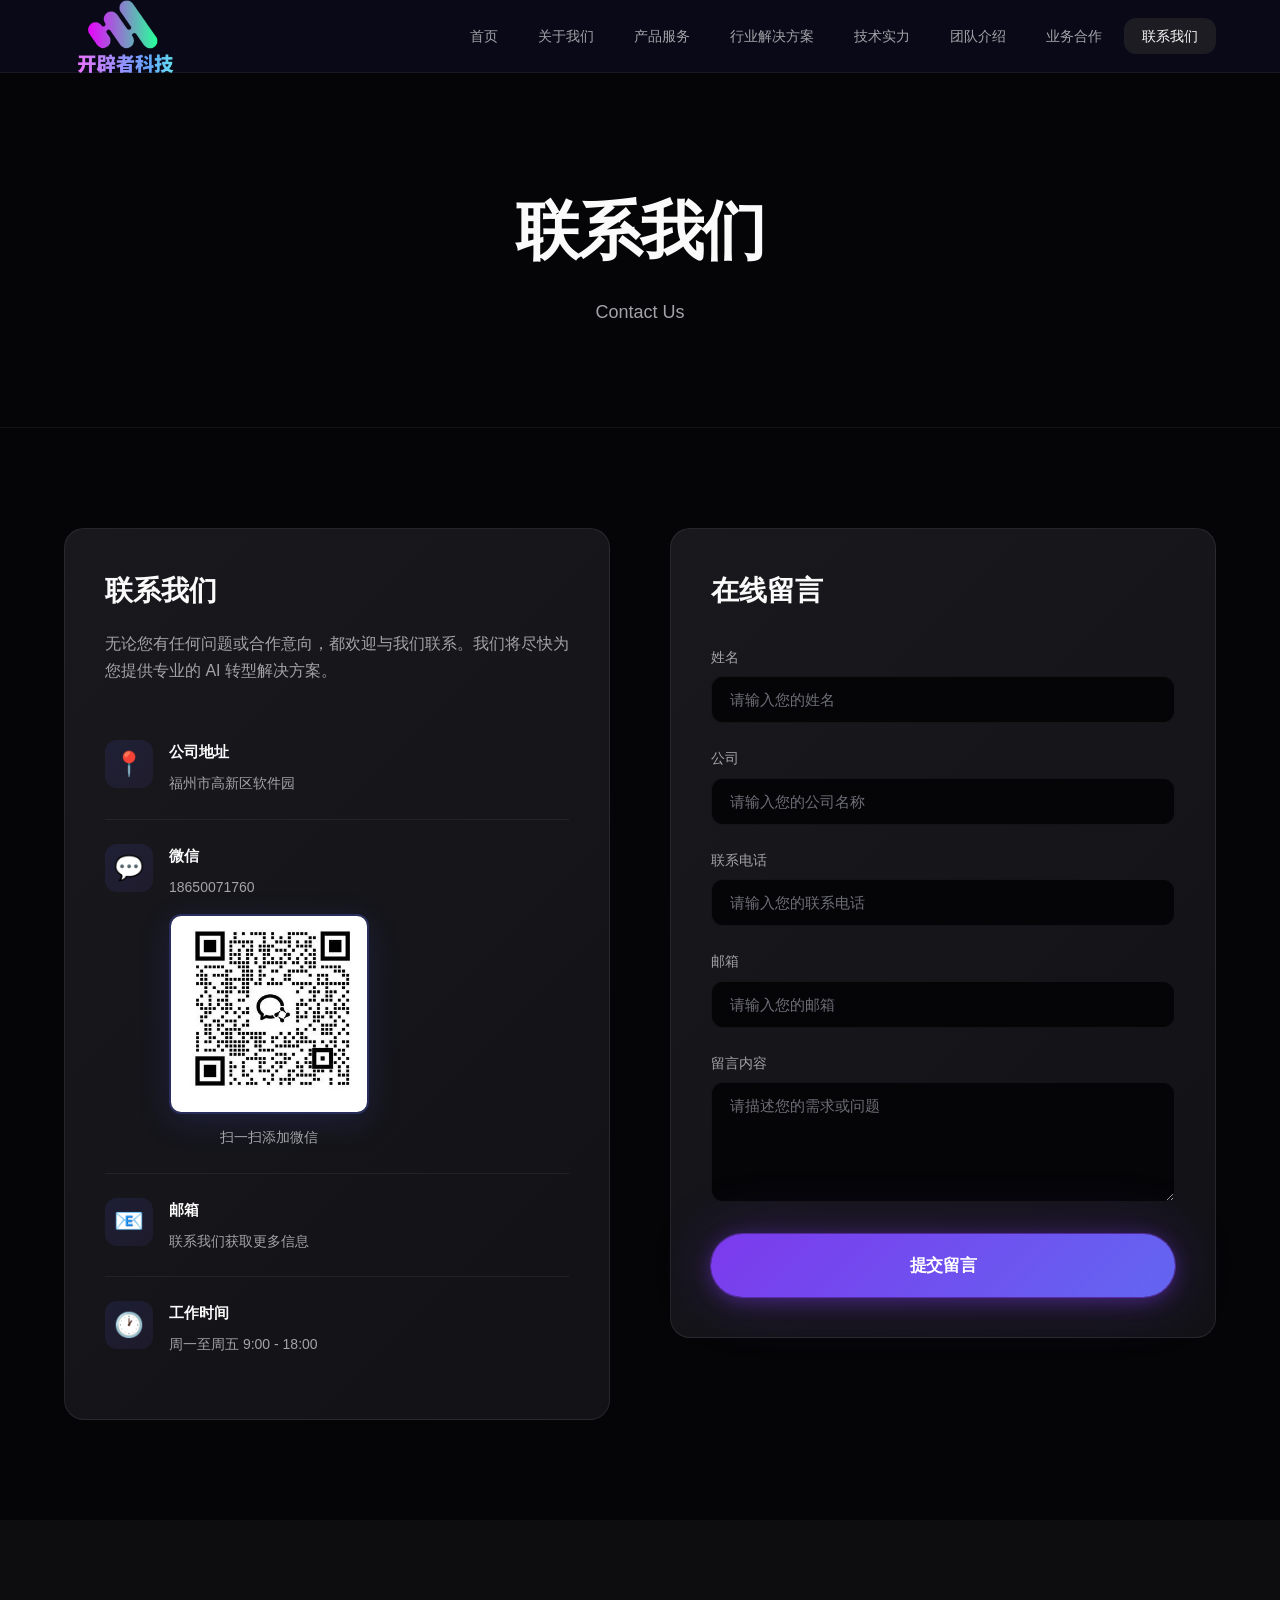
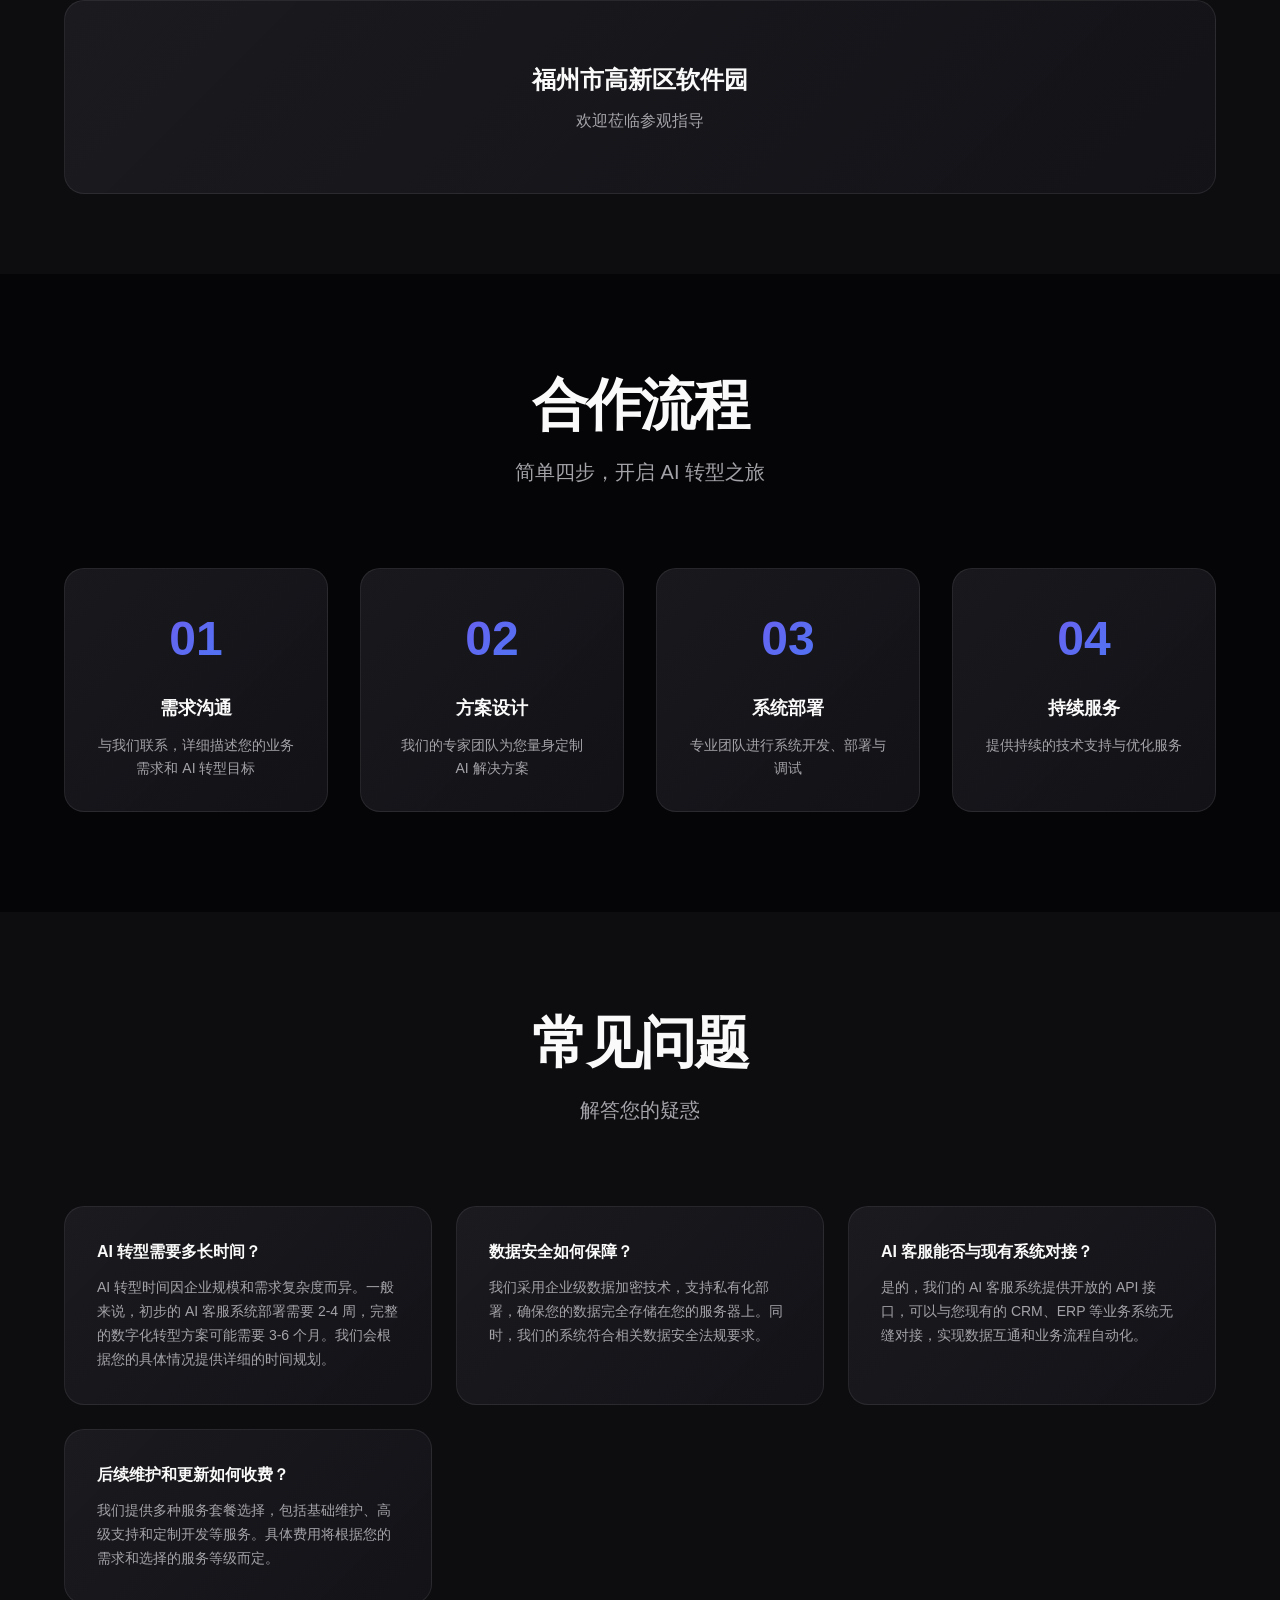
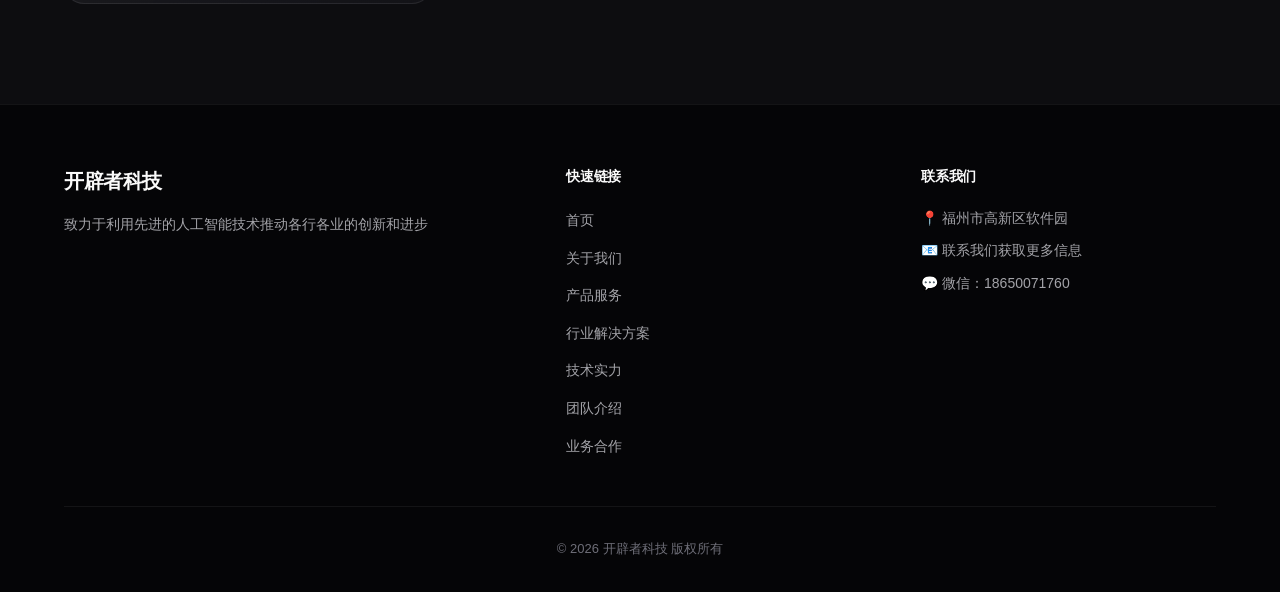
<file: contact.html>
<!DOCTYPE html>
<html lang="zh-CN">
<head>
    <meta charset="UTF-8">
    <meta name="viewport" content="width=device-width, initial-scale=1.0">
    <title>联系我们 - 开辟者科技</title>
    <link rel="stylesheet" href="css/style.css">
    <link rel="preconnect" href="https://fonts.googleapis.com">
    <link rel="preconnect" href="https://fonts.gstatic.com" crossorigin>
    <link href="https://fonts.googleapis.com/css2?family=Noto+Sans+SC:wght@300;400;500;700;900&display=swap" rel="stylesheet">
</head>
<body>
    <!-- 导航栏 -->
    <nav class="navbar">
        <div class="container">
            <div class="nav-wrapper">
                <div class="logo">
                    <img src="images/logo.png" alt="开辟者科技 Logo" onerror="this.style.display='none'; this.nextElementSibling.style.display='block'">
                    <span class="logo-text" style="display:none;">开辟者科技</span>
                </div>
                <ul class="nav-menu">
                    <li><a href="index.html">首页</a></li>
                    <li><a href="about.html">关于我们</a></li>
                    <li><a href="products.html">产品服务</a></li>
                    <li><a href="solutions.html">行业解决方案</a></li>
                    <li><a href="technologies.html">技术实力</a></li>
                    <li><a href="team.html">团队介绍</a></li>
                    <li><a href="partnership.html">业务合作</a></li>
                    <li><a href="contact.html" class="active">联系我们</a></li>
                </ul>
                <div class="hamburger">
                    <span></span>
                    <span></span>
                    <span></span>
                </div>
            </div>
        </div>
    </nav>

    <!-- 页面标题 -->
    <section class="page-header">
        <div class="container">
            <h1>联系我们</h1>
            <p>Contact Us</p>
        </div>
    </section>

    <!-- 联系信息 -->
    <section class="contact-section">
        <div class="container">
            <div class="contact-grid">
                <div class="contact-info">
                    <h2>联系我们</h2>
                    <p class="contact-intro">无论您有任何问题或合作意向，都欢迎与我们联系。我们将尽快为您提供专业的 AI 转型解决方案。</p>

                    <div class="contact-item">
                        <div class="contact-icon">📍</div>
                        <div class="contact-detail">
                            <h4>公司地址</h4>
                            <p>福州市高新区软件园</p>
                        </div>
                    </div>

                    <div class="contact-item">
                        <div class="contact-icon">💬</div>
                        <div class="contact-detail">
                            <h4>微信</h4>
                            <p class="wechat-number">18650071760</p>
                            <div class="wechat-qr-wrapper">
                                <img src="images/微信图片_20260416100050_313_3.jpg" alt="微信二维码" class="wechat-qr-code">
                                <p class="qr-hint">扫一扫添加微信</p>
                            </div>
                        </div>
                    </div>

                    <div class="contact-item">
                        <div class="contact-icon">📧</div>
                        <div class="contact-detail">
                            <h4>邮箱</h4>
                            <p>联系我们获取更多信息</p>
                        </div>
                    </div>

                    <div class="contact-item">
                        <div class="contact-icon">🕐</div>
                        <div class="contact-detail">
                            <h4>工作时间</h4>
                            <p>周一至周五 9:00 - 18:00</p>
                        </div>
                    </div>
                </div>

                <div class="contact-form-wrapper">
                    <h2>在线留言</h2>
                    <form class="contact-form" id="contactForm">
                        <div class="form-group">
                            <label for="name">姓名</label>
                            <input type="text" id="name" name="name" placeholder="请输入您的姓名" required>
                        </div>
                        <div class="form-group">
                            <label for="company">公司</label>
                            <input type="text" id="company" name="company" placeholder="请输入您的公司名称">
                        </div>
                        <div class="form-group">
                            <label for="phone">联系电话</label>
                            <input type="tel" id="phone" name="phone" placeholder="请输入您的联系电话" required>
                        </div>
                        <div class="form-group">
                            <label for="email">邮箱</label>
                            <input type="email" id="email" name="email" placeholder="请输入您的邮箱" required>
                        </div>
                        <div class="form-group">
                            <label for="message">留言内容</label>
                            <textarea id="message" name="message" rows="5" placeholder="请描述您的需求或问题" required></textarea>
                        </div>
                        <button type="submit" class="btn btn-primary btn-large btn-block">提交留言</button>
                    </form>
                </div>
            </div>
        </div>
    </section>

    <!-- 地图区域（占位） -->
    <section class="map-section">
        <div class="container">
            <div class="map-placeholder">
                <div class="map-content">
                    <h3>福州市高新区软件园</h3>
                    <p>欢迎莅临参观指导</p>
                </div>
            </div>
        </div>
    </section>

    <!-- 合作流程 -->
    <section class="process-section">
        <div class="container">
            <div class="section-header">
                <h2 class="section-title">合作流程</h2>
                <p class="section-subtitle">简单四步，开启 AI 转型之旅</p>
            </div>
            <div class="process-steps">
                <div class="process-step">
                    <div class="step-number">01</div>
                    <div class="step-content">
                        <h3>需求沟通</h3>
                        <p>与我们联系，详细描述您的业务需求和 AI 转型目标</p>
                    </div>
                </div>
                <div class="process-step">
                    <div class="step-number">02</div>
                    <div class="step-content">
                        <h3>方案设计</h3>
                        <p>我们的专家团队为您量身定制 AI 解决方案</p>
                    </div>
                </div>
                <div class="process-step">
                    <div class="step-number">03</div>
                    <div class="step-content">
                        <h3>系统部署</h3>
                        <p>专业团队进行系统开发、部署与调试</p>
                    </div>
                </div>
                <div class="process-step">
                    <div class="step-number">04</div>
                    <div class="step-content">
                        <h3>持续服务</h3>
                        <p>提供持续的技术支持与优化服务</p>
                    </div>
                </div>
            </div>
        </div>
    </section>

    <!-- 常见问题 -->
    <section class="faq-section">
        <div class="container">
            <div class="section-header">
                <h2 class="section-title">常见问题</h2>
                <p class="section-subtitle">解答您的疑惑</p>
            </div>
            <div class="faq-grid">
                <div class="faq-item">
                    <h3>AI 转型需要多长时间？</h3>
                    <p>AI 转型时间因企业规模和需求复杂度而异。一般来说，初步的 AI 客服系统部署需要 2-4 周，完整的数字化转型方案可能需要 3-6 个月。我们会根据您的具体情况提供详细的时间规划。</p>
                </div>
                <div class="faq-item">
                    <h3>数据安全如何保障？</h3>
                    <p>我们采用企业级数据加密技术，支持私有化部署，确保您的数据完全存储在您的服务器上。同时，我们的系统符合相关数据安全法规要求。</p>
                </div>
                <div class="faq-item">
                    <h3>AI 客服能否与现有系统对接？</h3>
                    <p>是的，我们的 AI 客服系统提供开放的 API 接口，可以与您现有的 CRM、ERP 等业务系统无缝对接，实现数据互通和业务流程自动化。</p>
                </div>
                <div class="faq-item">
                    <h3>后续维护和更新如何收费？</h3>
                    <p>我们提供多种服务套餐选择，包括基础维护、高级支持和定制开发等服务。具体费用将根据您的需求和选择的服务等级而定。</p>
                </div>
            </div>
        </div>
    </section>

    <!-- 页脚 -->
    <footer class="footer">
        <div class="container">
            <div class="footer-grid">
                <div class="footer-about">
                    <h3>开辟者科技</h3>
                    <p>致力于利用先进的人工智能技术推动各行各业的创新和进步</p>
                </div>
                <div class="footer-links">
                    <h4>快速链接</h4>
                    <ul>
                        <li><a href="index.html">首页</a></li>
                        <li><a href="about.html">关于我们</a></li>
                        <li><a href="products.html">产品服务</a></li>
                        <li><a href="solutions.html">行业解决方案</a></li>
                        <li><a href="technologies.html">技术实力</a></li>
                        <li><a href="team.html">团队介绍</a></li>
                        <li><a href="partnership.html">业务合作</a></li>
                    </ul>
                </div>
                <div class="footer-contact">
                    <h4>联系我们</h4>
                    <p>📍 福州市高新区软件园</p>
                    <p>📧 联系我们获取更多信息</p>
                    <p>💬 微信：18650071760</p>
                </div>
            </div>
            <div class="footer-bottom">
                <p>&copy; 2026 开辟者科技 版权所有</p>
            </div>
        </div>
    </footer>

    <script src="js/main.js"></script>
</body>
</html>
</file>
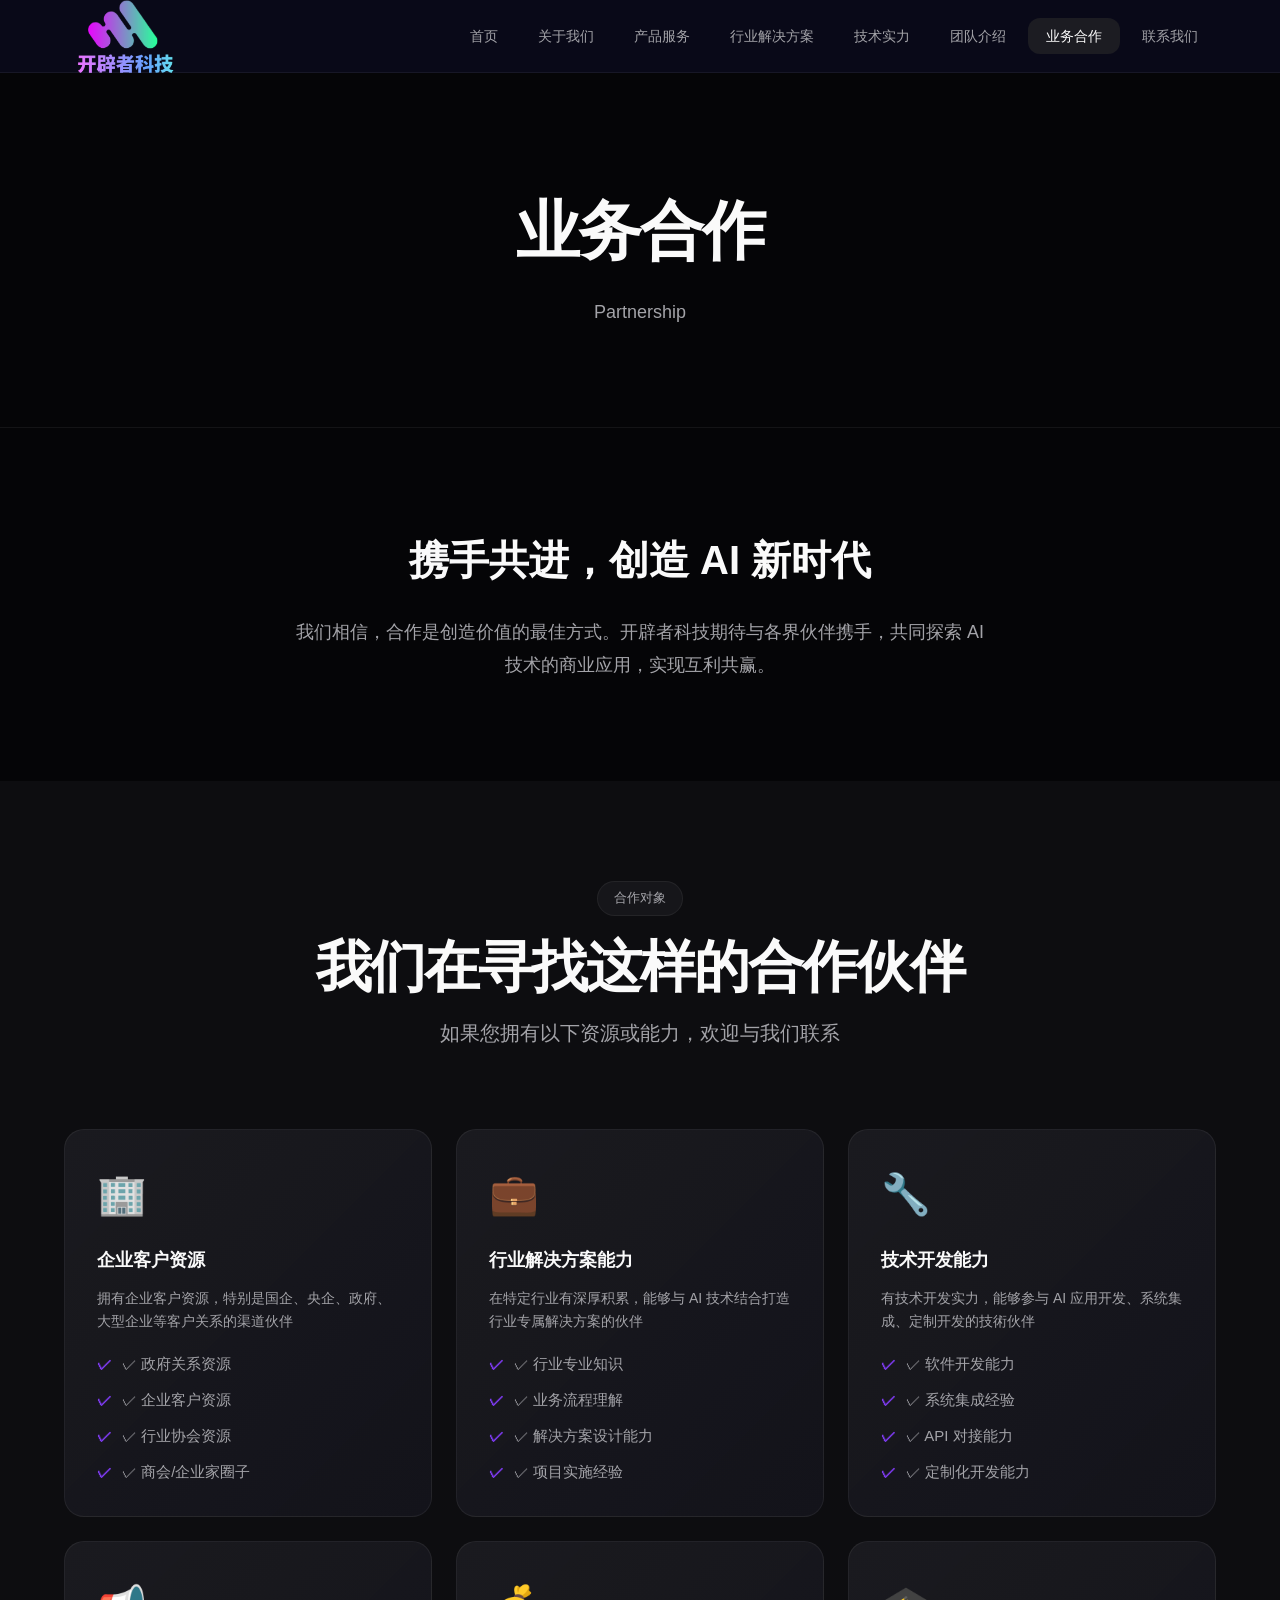
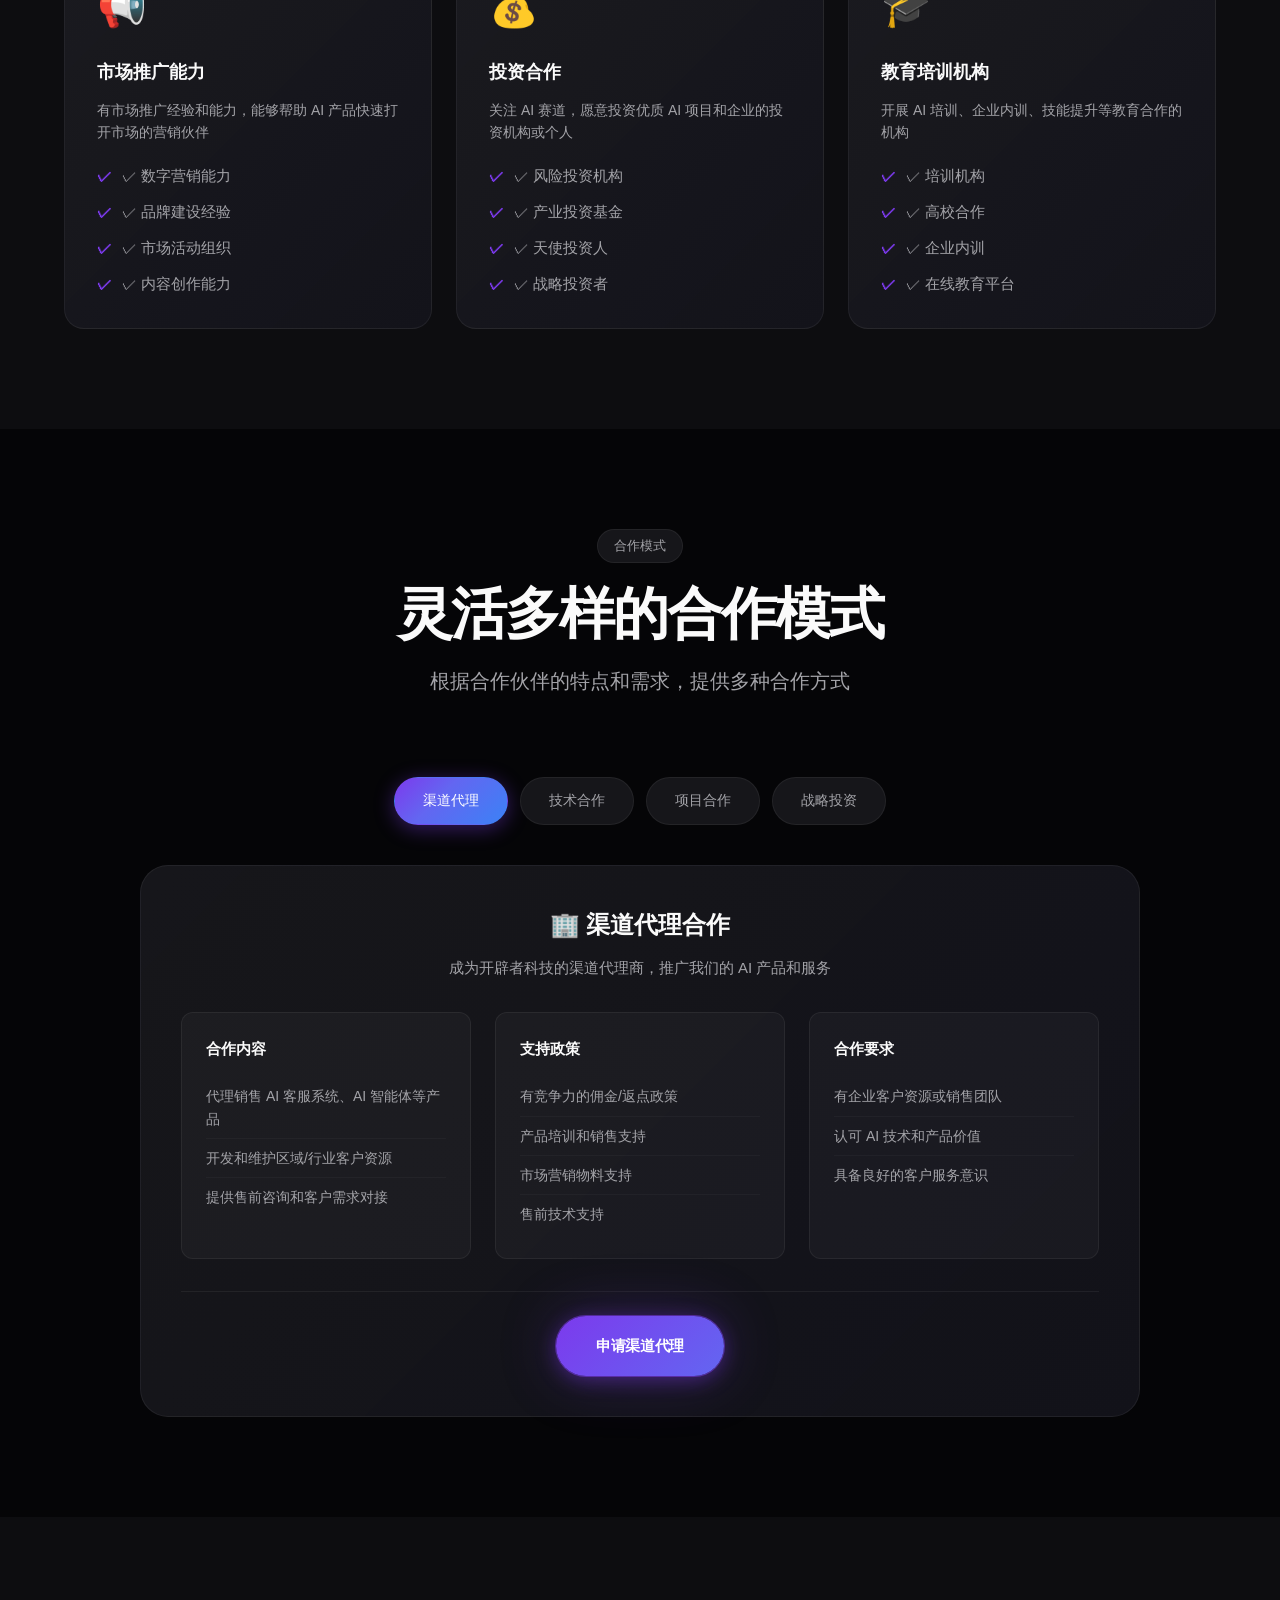
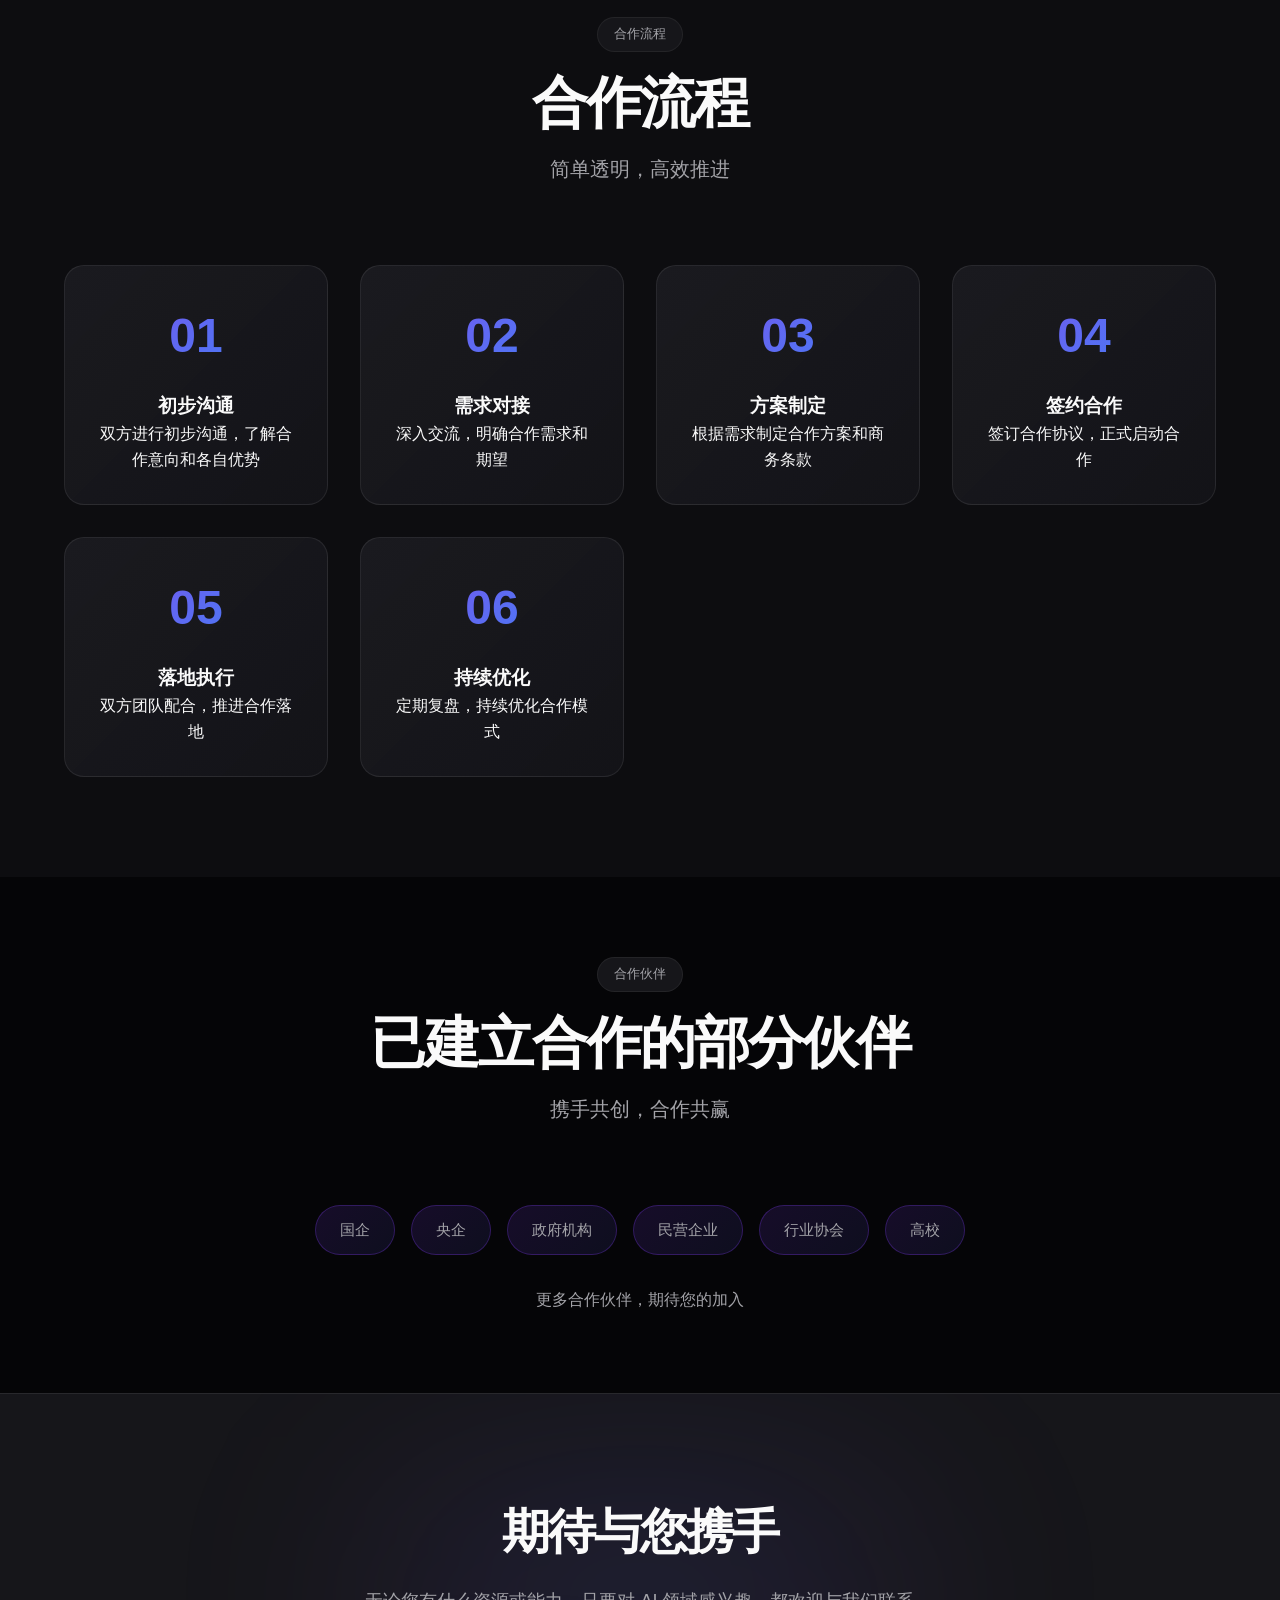
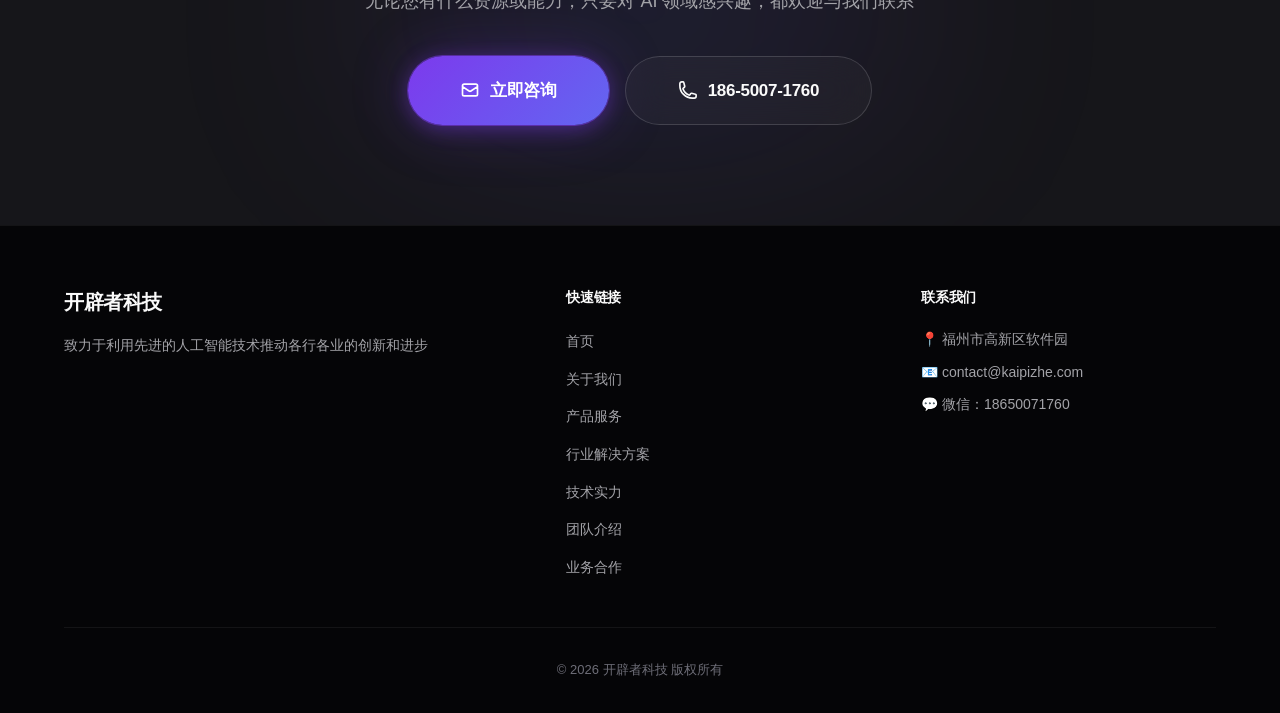
<file: partnership.html>
<!DOCTYPE html>
<html lang="zh-CN">
<head>
    <meta charset="UTF-8">
    <meta name="viewport" content="width=device-width, initial-scale=1.0">
    <meta name="description" content="开辟者科技业务合作 - 寻找 AI 领域合作伙伴，共创智能未来。渠道合作、技术合作、投资合作等多种合作模式">
    <meta name="keywords" content="业务合作，渠道合作，AI 合作，合作伙伴，招商加盟，技术合作">
    <meta name="robots" content="index, follow">
    <link rel="canonical" href="https://www.kaipizhe.com/partnership.html">

    <title>业务合作 - 开辟者科技 | 合作伙伴 | 渠道招商</title>
    <link rel="stylesheet" href="css/style.css">
    <link rel="preconnect" href="https://fonts.googleapis.com">
    <link rel="preconnect" href="https://fonts.gstatic.com" crossorigin>
    <link href="https://fonts.googleapis.com/css2?family=Noto+Sans+SC:wght@300;400;500;700;900&display=swap" rel="stylesheet">

    <!-- 结构化数据 -->
    <script type="application/ld+json">
    {
        "@context": "https://schema.org",
        "@type": "WebPage",
        "name": "业务合作 - 开辟者科技",
        "description": "寻找 AI 领域合作伙伴，提供渠道合作、技术合作、投资合作等多种合作模式"
    }
    </script>
</head>
<body>
    <!-- 导航栏 -->
    <nav class="navbar">
        <div class="container">
            <div class="nav-wrapper">
                <a href="index.html" class="logo">
                    <img src="images/logo.png" alt="开辟者科技 Logo" onerror="this.style.display='none'; this.nextElementSibling.style.display='block'">
                    <span class="logo-text" style="display:none;">开辟者科技</span>
                </a>
                <ul class="nav-menu">
                    <li><a href="index.html">首页</a></li>
                    <li><a href="about.html">关于我们</a></li>
                    <li><a href="products.html">产品服务</a></li>
                    <li><a href="solutions.html">行业解决方案</a></li>
                    <li><a href="technologies.html">技术实力</a></li>
                    <li><a href="team.html">团队介绍</a></li>
                    <li><a href="partnership.html" class="active">业务合作</a></li>
                    <li><a href="contact.html">联系我们</a></li>
                </ul>
                <div class="hamburger">
                    <span></span>
                    <span></span>
                    <span></span>
                </div>
            </div>
        </div>
    </nav>

    <!-- 页面标题 -->
    <section class="page-header">
        <div class="container">
            <h1>业务合作</h1>
            <p>Partnership</p>
        </div>
    </section>

    <!-- 合作理念 -->
    <section class="partnership-intro">
        <div class="container">
            <div class="intro-content">
                <h2>携手共进，创造 AI 新时代</h2>
                <p class="lead">我们相信，合作是创造价值的最佳方式。开辟者科技期待与各界伙伴携手，共同探索 AI 技术的商业应用，实现互利共赢。</p>
            </div>
        </div>
    </section>

    <!-- 我们在寻找什么 -->
    <section class="looking-for">
        <div class="container">
            <div class="section-header">
                <span class="section-tag">合作对象</span>
                <h2 class="section-title">我们在寻找这样的合作伙伴</h2>
                <p class="section-subtitle">如果您拥有以下资源或能力，欢迎与我们联系</p>
            </div>

            <div class="looking-grid">
                <div class="looking-card">
                    <div class="looking-icon">🏢</div>
                    <h3>企业客户资源</h3>
                    <p>拥有企业客户资源，特别是国企、央企、政府、大型企业等客户关系的渠道伙伴</p>
                    <ul class="feature-list">
                        <li>✓ 政府关系资源</li>
                        <li>✓ 企业客户资源</li>
                        <li>✓ 行业协会资源</li>
                        <li>✓ 商会/企业家圈子</li>
                    </ul>
                </div>

                <div class="looking-card">
                    <div class="looking-icon">💼</div>
                    <h3>行业解决方案能力</h3>
                    <p>在特定行业有深厚积累，能够与 AI 技术结合打造行业专属解决方案的伙伴</p>
                    <ul class="feature-list">
                        <li>✓ 行业专业知识</li>
                        <li>✓ 业务流程理解</li>
                        <li>✓ 解决方案设计能力</li>
                        <li>✓ 项目实施经验</li>
                    </ul>
                </div>

                <div class="looking-card">
                    <div class="looking-icon">🔧</div>
                    <h3>技术开发能力</h3>
                    <p>有技术开发实力，能够参与 AI 应用开发、系统集成、定制开发的技術伙伴</p>
                    <ul class="feature-list">
                        <li>✓ 软件开发能力</li>
                        <li>✓ 系统集成经验</li>
                        <li>✓ API 对接能力</li>
                        <li>✓ 定制化开发能力</li>
                    </ul>
                </div>

                <div class="looking-card">
                    <div class="looking-icon">📢</div>
                    <h3>市场推广能力</h3>
                    <p>有市场推广经验和能力，能够帮助 AI 产品快速打开市场的营销伙伴</p>
                    <ul class="feature-list">
                        <li>✓ 数字营销能力</li>
                        <li>✓ 品牌建设经验</li>
                        <li>✓ 市场活动组织</li>
                        <li>✓ 内容创作能力</li>
                    </ul>
                </div>

                <div class="looking-card">
                    <div class="looking-icon">💰</div>
                    <h3>投资合作</h3>
                    <p>关注 AI 赛道，愿意投资优质 AI 项目和企业的投资机构或个人</p>
                    <ul class="feature-list">
                        <li>✓ 风险投资机构</li>
                        <li>✓ 产业投资基金</li>
                        <li>✓ 天使投资人</li>
                        <li>✓ 战略投资者</li>
                    </ul>
                </div>

                <div class="looking-card">
                    <div class="looking-icon">🎓</div>
                    <h3>教育培训机构</h3>
                    <p>开展 AI 培训、企业内训、技能提升等教育合作的机构</p>
                    <ul class="feature-list">
                        <li>✓ 培训机构</li>
                        <li>✓ 高校合作</li>
                        <li>✓ 企业内训</li>
                        <li>✓ 在线教育平台</li>
                    </ul>
                </div>
            </div>
        </div>
    </section>

    <!-- 合作模式 -->
    <section class="cooperation-models">
        <div class="container">
            <div class="section-header">
                <span class="section-tag">合作模式</span>
                <h2 class="section-title">灵活多样的合作模式</h2>
                <p class="section-subtitle">根据合作伙伴的特点和需求，提供多种合作方式</p>
            </div>

            <div class="models-tabs">
                <div class="model-buttons">
                    <button class="model-btn active" data-model="model1">渠道代理</button>
                    <button class="model-btn" data-model="model2">技术合作</button>
                    <button class="model-btn" data-model="model3">项目合作</button>
                    <button class="model-btn" data-model="model4">战略投资</button>
                </div>

                <div class="model-content">
                    <!-- 渠道代理 -->
                    <div class="model-panel active" id="model1">
                        <div class="model-detail">
                            <div class="model-header">
                                <h3>🏢 渠道代理合作</h3>
                                <p>成为开辟者科技的渠道代理商，推广我们的 AI 产品和服务</p>
                            </div>
                            <div class="model-body">
                                <div class="model-grid">
                                    <div class="model-card">
                                        <h4>合作内容</h4>
                                        <ul>
                                            <li>代理销售 AI 客服系统、AI 智能体等产品</li>
                                            <li>开发和维护区域/行业客户资源</li>
                                            <li>提供售前咨询和客户需求对接</li>
                                        </ul>
                                    </div>
                                    <div class="model-card">
                                        <h4>支持政策</h4>
                                        <ul>
                                            <li>有竞争力的佣金/返点政策</li>
                                            <li>产品培训和销售支持</li>
                                            <li>市场营销物料支持</li>
                                            <li>售前技术支持</li>
                                        </ul>
                                    </div>
                                    <div class="model-card">
                                        <h4>合作要求</h4>
                                        <ul>
                                            <li>有企业客户资源或销售团队</li>
                                            <li>认可 AI 技术和产品价值</li>
                                            <li>具备良好的客户服务意识</li>
                                        </ul>
                                    </div>
                                </div>
                            </div>
                            <div class="model-footer">
                                <a href="contact.html" class="btn btn-primary">申请渠道代理</a>
                            </div>
                        </div>
                    </div>

                    <!-- 技术合作 -->
                    <div class="model-panel" id="model2">
                        <div class="model-detail">
                            <div class="model-header">
                                <h3>🔧 技术合作</h3>
                                <p>技术交流、联合开发、API 对接等多种技术层面的合作</p>
                            </div>
                            <div class="model-body">
                                <div class="model-grid">
                                    <div class="model-card">
                                        <h4>合作内容</h4>
                                        <ul>
                                            <li>API/SDK 技术对接</li>
                                            <li>联合开发行业解决方案</li>
                                            <li>技术交流和分享</li>
                                            <li>开源项目合作</li>
                                        </ul>
                                    </div>
                                    <div class="model-card">
                                        <h4>支持政策</h4>
                                        <ul>
                                            <li>开放 API/SDK 文档和技术支持</li>
                                            <li>联合品牌推广</li>
                                            <li>技术培训和认证</li>
                                        </ul>
                                    </div>
                                    <div class="model-card">
                                        <h4>合作要求</h4>
                                        <ul>
                                            <li>有技术开发团队</li>
                                            <li>技术栈匹配</li>
                                            <li>认同开放合作理念</li>
                                        </ul>
                                    </div>
                                </div>
                            </div>
                            <div class="model-footer">
                                <a href="contact.html" class="btn btn-primary">洽谈技术合作</a>
                            </div>
                        </div>
                    </div>

                    <!-- 项目合作 -->
                    <div class="model-panel" id="model3">
                        <div class="model-detail">
                            <div class="model-header">
                                <h3>📋 项目合作</h3>
                                <p>针对具体项目的合作，共同服务客户</p>
                            </div>
                            <div class="model-body">
                                <div class="model-grid">
                                    <div class="model-card">
                                        <h4>合作内容</h4>
                                        <ul>
                                            <li>联合投标政府/企业项目</li>
                                            <li>项目分工协作</li>
                                            <li>共享项目收益</li>
                                        </ul>
                                    </div>
                                    <div class="model-card">
                                        <h4>支持政策</h4>
                                        <ul>
                                            <li>项目方案设计支持</li>
                                            <li>投标文件技术支持</li>
                                            <li>实施交付协作</li>
                                        </ul>
                                    </div>
                                    <div class="model-card">
                                        <h4>合作要求</h4>
                                        <ul>
                                            <li>有项目资源或实施能力</li>
                                            <li>良好的项目信誉</li>
                                            <li>能够承担相应职责</li>
                                        </ul>
                                    </div>
                                </div>
                            </div>
                            <div class="model-footer">
                                <a href="contact.html" class="btn btn-primary">探讨项目合作</a>
                            </div>
                        </div>
                    </div>

                    <!-- 战略投资 -->
                    <div class="model-panel" id="model4">
                        <div class="model-detail">
                            <div class="model-header">
                                <h3>💰 战略投资合作</h3>
                                <p>引入战略投资者，共同推动公司发展</p>
                            </div>
                            <div class="model-body">
                                <div class="model-grid">
                                    <div class="model-card">
                                        <h4>合作内容</h4>
                                        <ul>
                                            <li>股权融资</li>
                                            <li>战略资源导入</li>
                                            <li>业务协同发展</li>
                                        </ul>
                                    </div>
                                    <div class="model-card">
                                        <h4>我们提供</h4>
                                        <ul>
                                            <li>领先的 AI 技术和产品</li>
                                            <li>成熟的商业模式</li>
                                            <li>稳定的客户群体</li>
                                            <li>清晰的发展规划</li>
                                        </ul>
                                    </div>
                                    <div class="model-card">
                                        <h4>期待您带来</h4>
                                        <ul>
                                            <li>资金支持</li>
                                            <li>产业资源</li>
                                            <li>管理经验</li>
                                            <li>市场渠道</li>
                                        </ul>
                                    </div>
                                </div>
                            </div>
                            <div class="model-footer">
                                <a href="contact.html" class="btn btn-primary">联系投资合作</a>
                            </div>
                        </div>
                    </div>
                </div>
            </div>
        </div>
    </section>

    <!-- 合作流程 -->
    <section class="cooperation-process">
        <div class="container">
            <div class="section-header">
                <span class="section-tag">合作流程</span>
                <h2 class="section-title">合作流程</h2>
                <p class="section-subtitle">简单透明，高效推进</p>
            </div>
            <div class="process-steps">
                <div class="process-step">
                    <div class="step-number">01</div>
                    <h3>初步沟通</h3>
                    <p>双方进行初步沟通，了解合作意向和各自优势</p>
                </div>
                <div class="process-step">
                    <div class="step-number">02</div>
                    <h3>需求对接</h3>
                    <p>深入交流，明确合作需求和期望</p>
                </div>
                <div class="process-step">
                    <div class="step-number">03</div>
                    <h3>方案制定</h3>
                    <p>根据需求制定合作方案和商务条款</p>
                </div>
                <div class="process-step">
                    <div class="step-number">04</div>
                    <h3>签约合作</h3>
                    <p>签订合作协议，正式启动合作</p>
                </div>
                <div class="process-step">
                    <div class="step-number">05</div>
                    <h3>落地执行</h3>
                    <p>双方团队配合，推进合作落地</p>
                </div>
                <div class="process-step">
                    <div class="step-number">06</div>
                    <h3>持续优化</h3>
                    <p>定期复盘，持续优化合作模式</p>
                </div>
            </div>
        </div>
    </section>

    <!-- 合作伙伴 -->
    <section class="partners-section">
        <div class="container">
            <div class="section-header">
                <span class="section-tag">合作伙伴</span>
                <h2 class="section-title">已建立合作的部分伙伴</h2>
                <p class="section-subtitle">携手共创，合作共赢</p>
            </div>
            <div class="partners-grid">
                <div class="partner-tag">国企</div>
                <div class="partner-tag">央企</div>
                <div class="partner-tag">政府机构</div>
                <div class="partner-tag">民营企业</div>
                <div class="partner-tag">行业协会</div>
                <div class="partner-tag">高校</div>
            </div>
            <p style="text-align: center; color: var(--text-secondary); margin-top: 32px;">
                更多合作伙伴，期待您的加入
            </p>
        </div>
    </section>

    <!-- CTA -->
    <section class="cta-section">
        <div class="container">
            <div class="cta-content">
                <h2>期待与您携手</h2>
                <p>无论您有什么资源或能力，只要对 AI 领域感兴趣，都欢迎与我们联系</p>
                <div class="cta-buttons">
                    <a href="contact.html" class="btn btn-primary btn-large">
                        <svg xmlns="http://www.w3.org/2000/svg" fill="none" viewBox="0 0 24 24" stroke="currentColor" stroke-width="2">
                            <path stroke-linecap="round" stroke-linejoin="round" d="M3 8l7.89 5.26a2 2 0 002.22 0L21 8M5 19h14a2 2 0 002-2V7a2 2 0 00-2-2H5a2 2 0 00-2 2v10a2 2 0 002 2z"/>
                        </svg>
                        立即咨询
                    </a>
                    <a href="tel:18650071760" class="btn btn-secondary btn-large">
                        <svg xmlns="http://www.w3.org/2000/svg" fill="none" viewBox="0 0 24 24" stroke="currentColor" stroke-width="2">
                            <path stroke-linecap="round" stroke-linejoin="round" d="M2.25 6.75c0 8.284 6.716 15 15 15h2.25a2.25 2.25 0 002.25-2.25v-1.372c0-.516-.351-.966-.852-1.091l-4.423-1.106c-.44-.11-.902.055-1.173.417l-.97 1.293c-.282.376-.769.542-1.21.38a12.035 12.035 0 01-7.143-7.143c-.162-.441.004-.928.38-1.21l1.293-.97c.363-.271.527-.734.417-1.173L6.963 3.102a1.125 1.125 0 00-1.091-.852H4.5A2.25 2.25 0 002.25 4.5v2.25z"/>
                        </svg>
                        186-5007-1760
                    </a>
                </div>
            </div>
        </div>
    </section>

    <!-- 页脚 -->
    <footer class="footer">
        <div class="container">
            <div class="footer-grid">
                <div class="footer-about">
                    <h3>开辟者科技</h3>
                    <p>致力于利用先进的人工智能技术推动各行各业的创新和进步</p>
                </div>
                <div class="footer-links">
                    <h4>快速链接</h4>
                    <ul>
                        <li><a href="index.html">首页</a></li>
                        <li><a href="about.html">关于我们</a></li>
                        <li><a href="products.html">产品服务</a></li>
                        <li><a href="solutions.html">行业解决方案</a></li>
                        <li><a href="technologies.html">技术实力</a></li>
                        <li><a href="team.html">团队介绍</a></li>
                        <li><a href="partnership.html">业务合作</a></li>
                    </ul>
                </div>
                <div class="footer-contact">
                    <h4>联系我们</h4>
                    <p>📍 福州市高新区软件园</p>
                    <p>📧 contact@kaipizhe.com</p>
                    <p>💬 微信：18650071760</p>
                </div>
            </div>
            <div class="footer-bottom">
                <p>&copy; 2026 开辟者科技 版权所有</p>
            </div>
        </div>
    </footer>

    <script src="js/main.js"></script>
    <script>
    // 合作模式 Tab 切换
    document.querySelectorAll('.model-btn').forEach(btn => {
        btn.addEventListener('click', function() {
            const target = this.dataset.model;
            document.querySelectorAll('.model-btn').forEach(b => b.classList.remove('active'));
            document.querySelectorAll('.model-panel').forEach(p => p.classList.remove('active'));
            this.classList.add('active');
            document.getElementById(target).classList.add('active');
        });
    });
    </script>
</body>
</html>
</file>
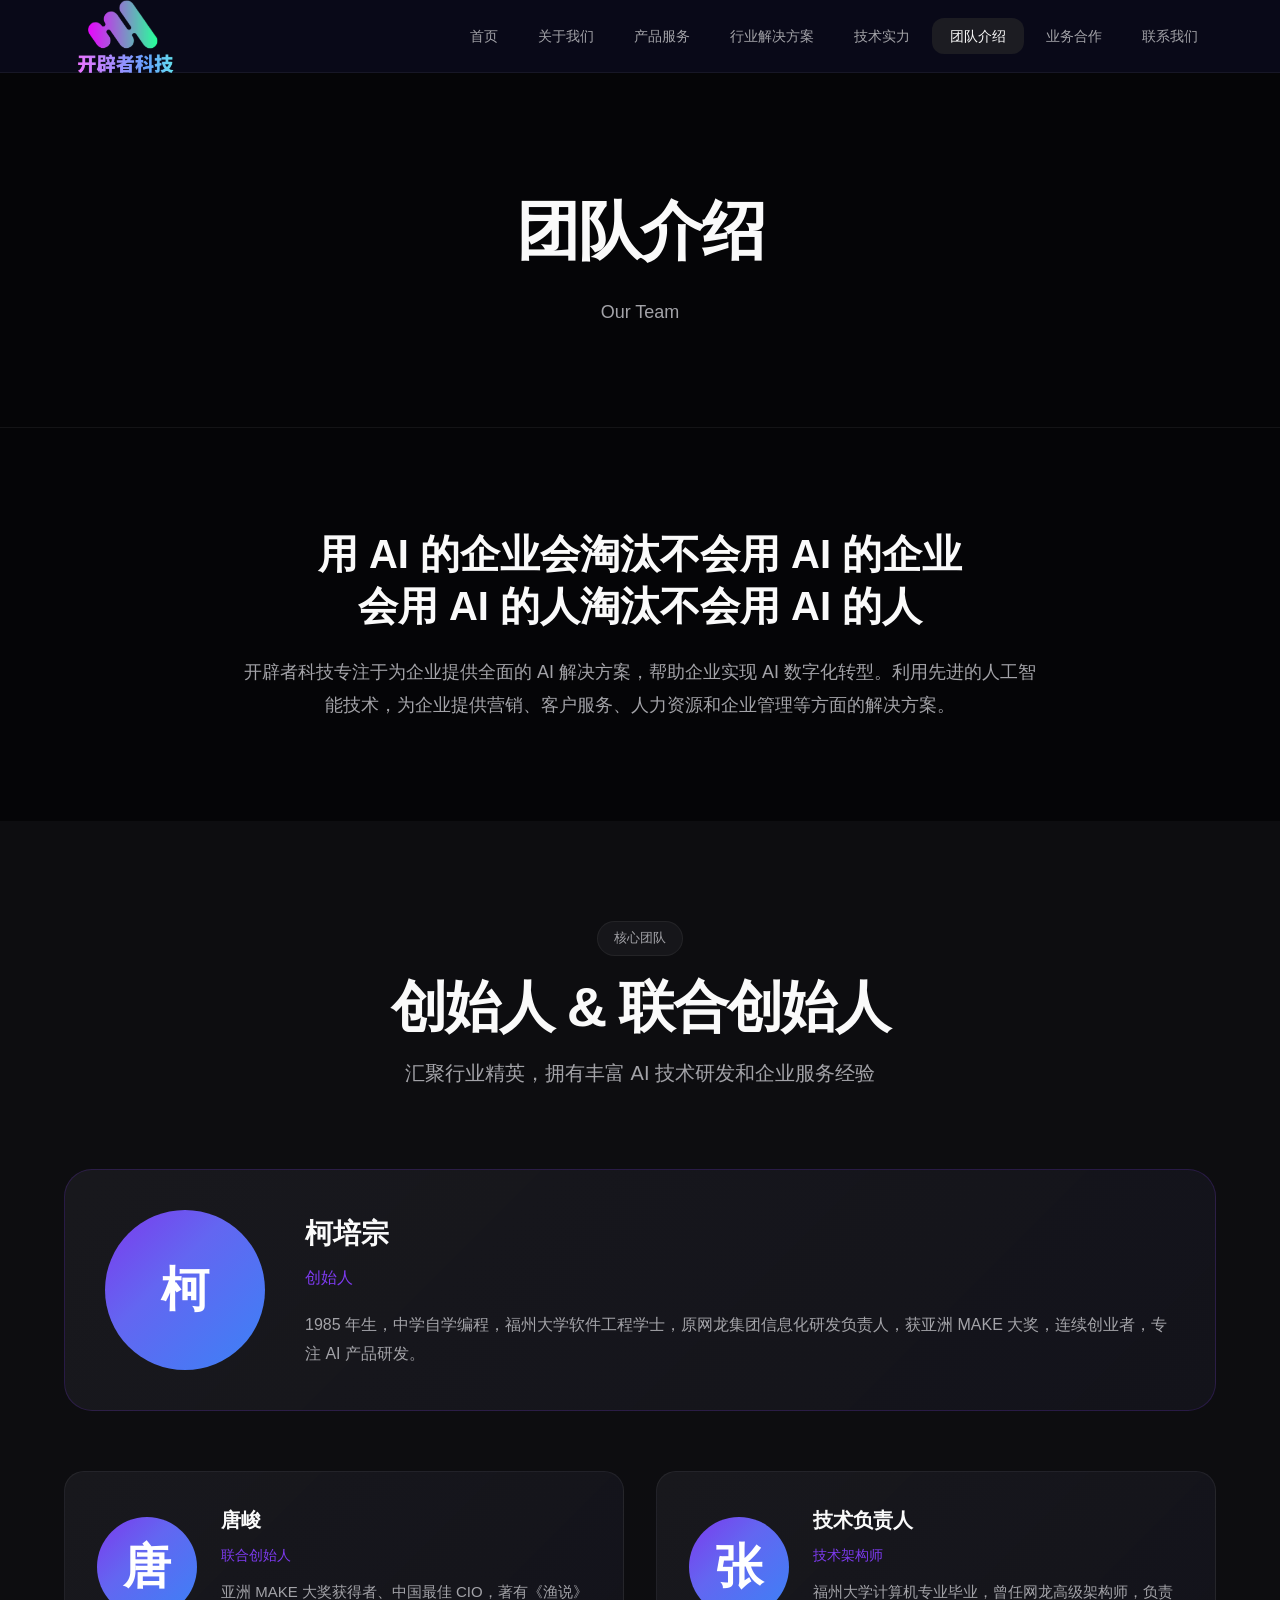
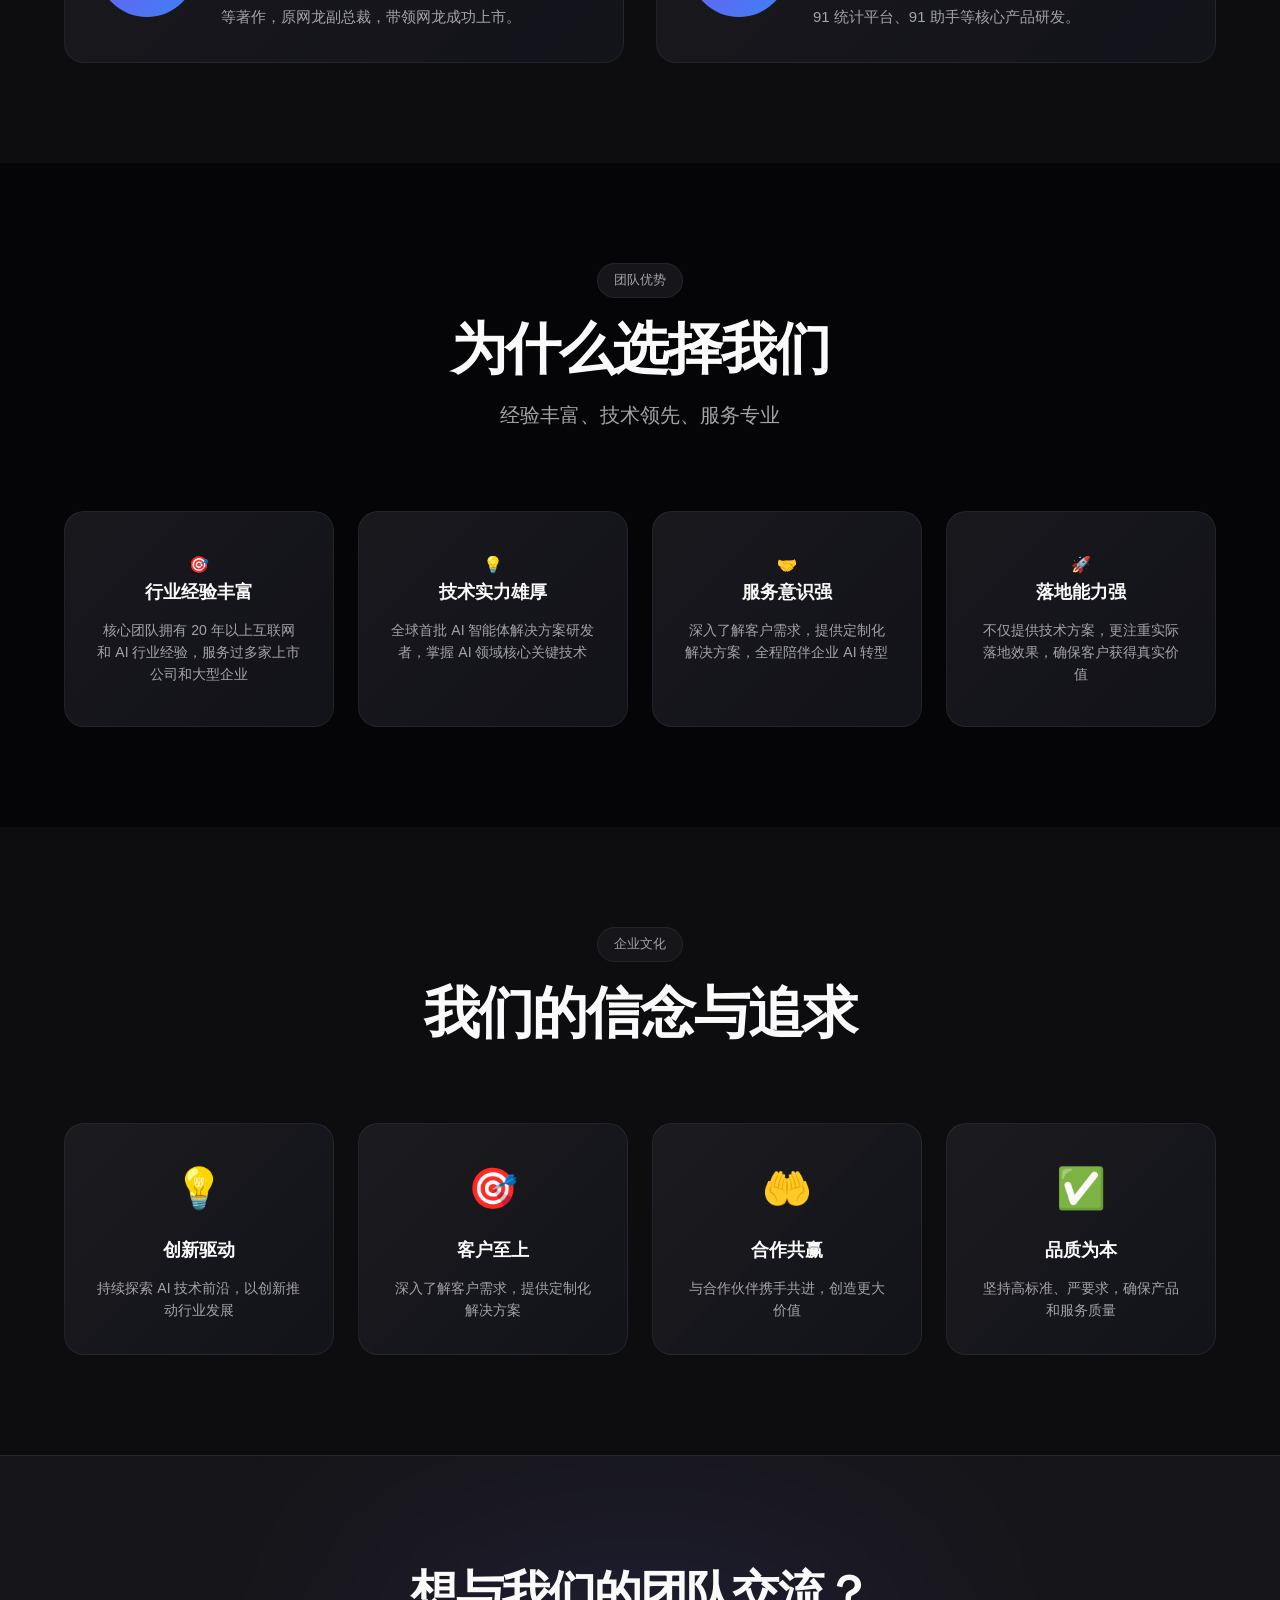
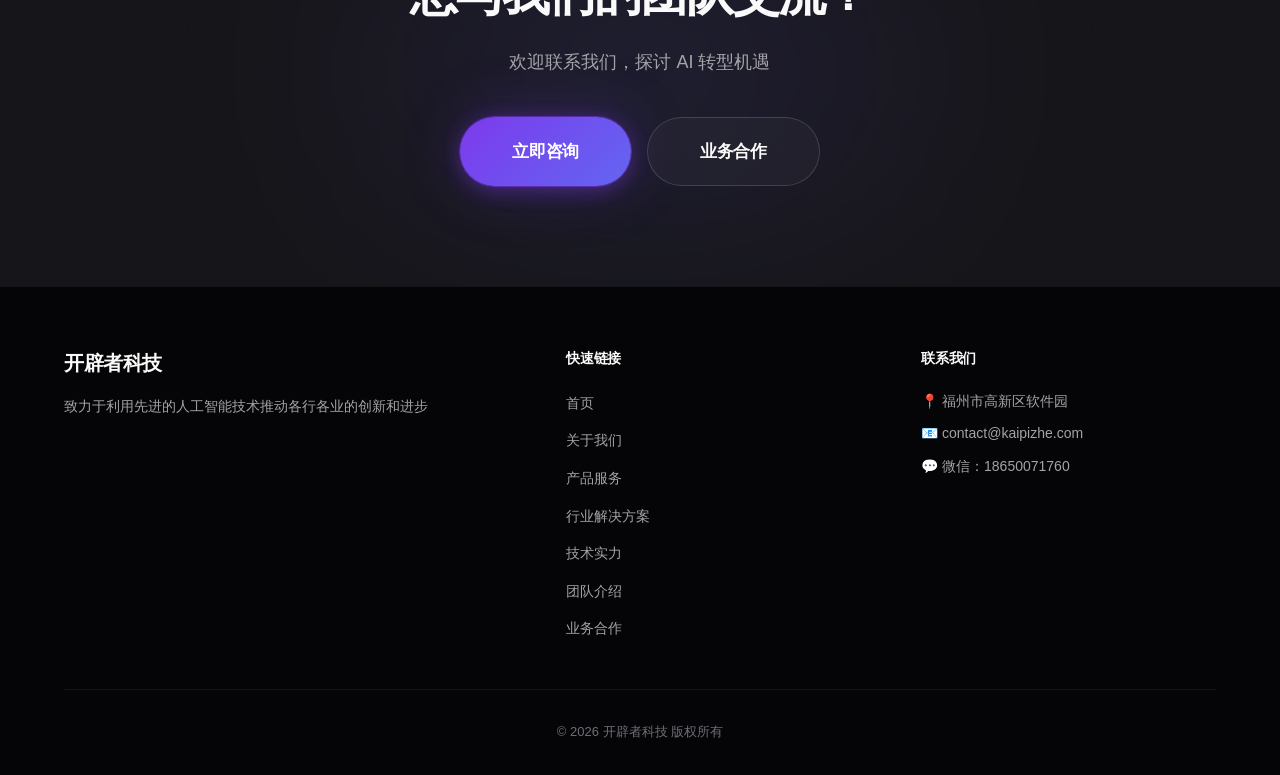
<file: team.html>
<!DOCTYPE html>
<html lang="zh-CN">
<head>
    <meta charset="UTF-8">
    <meta name="viewport" content="width=device-width, initial-scale=1.0">
    <meta name="description" content="开辟者科技团队介绍 - 汇聚行业精英，拥有丰富 AI 技术研发和企业服务经验的核心团队">
    <meta name="keywords" content="开辟者科技团队，创始人，技术架构师，AI 专家团队">
    <meta name="robots" content="index, follow">
    <link rel="canonical" href="https://www.kaipizhe.com/team.html">

    <title>团队介绍 - 开辟者科技 | 核心团队 | 创始人</title>
    <link rel="stylesheet" href="css/style.css">
    <link rel="preconnect" href="https://fonts.googleapis.com">
    <link rel="preconnect" href="https://fonts.gstatic.com" crossorigin>
    <link href="https://fonts.googleapis.com/css2?family=Noto+Sans+SC:wght@300;400;500;700;900&display=swap" rel="stylesheet">

    <!-- 结构化数据 -->
    <script type="application/ld+json">
    {
        "@context": "https://schema.org",
        "@type": "Organization",
        "name": "开辟者科技",
        "description": "企业 AI 数字化转型专家",
        "founder": [
            {
                "@type": "Person",
                "name": "柯培宗",
                "jobTitle": "创始人",
                "description": "1985 年生，中学自学编程，福州大学软件工程学士，原网龙集团信息化研发负责人，亚洲 MAKE 大奖获得者"
            },
            {
                "@type": "Person",
                "name": "唐峻",
                "jobTitle": "联合创始人",
                "description": "亚洲 MAKE 大奖获得者，中国最佳 CIO，著有《渔说》《百问知识管理》等"
            }
        ]
    }
    </script>
</head>
<body>
    <!-- 导航栏 -->
    <nav class="navbar">
        <div class="container">
            <div class="nav-wrapper">
                <a href="index.html" class="logo">
                    <img src="images/logo.png" alt="开辟者科技 Logo" onerror="this.style.display='none'; this.nextElementSibling.style.display='block'">
                    <span class="logo-text" style="display:none;">开辟者科技</span>
                </a>
                <ul class="nav-menu">
                    <li><a href="index.html">首页</a></li>
                    <li><a href="about.html">关于我们</a></li>
                    <li><a href="products.html">产品服务</a></li>
                    <li><a href="solutions.html">行业解决方案</a></li>
                    <li><a href="technologies.html">技术实力</a></li>
                    <li><a href="team.html" class="active">团队介绍</a></li>
                    <li><a href="partnership.html">业务合作</a></li>
                    <li><a href="contact.html">联系我们</a></li>
                </ul>
                <div class="hamburger">
                    <span></span>
                    <span></span>
                    <span></span>
                </div>
            </div>
        </div>
    </nav>

    <!-- 页面标题 -->
    <section class="page-header">
        <div class="container">
            <h1>团队介绍</h1>
            <p>Our Team</p>
        </div>
    </section>

    <!-- 团队理念 -->
    <section class="team-philosophy">
        <div class="container">
            <div class="philosophy-content">
                <h2>用 AI 的企业会淘汰不会用 AI 的企业<br>会用 AI 的人淘汰不会用 AI 的人</h2>
                <p class="lead">开辟者科技专注于为企业提供全面的 AI 解决方案，帮助企业实现 AI 数字化转型。利用先进的人工智能技术，为企业提供营销、客户服务、人力资源和企业管理等方面的解决方案。</p>
            </div>
        </div>
    </section>

    <!-- 核心团队成员 -->
    <section class="team-members">
        <div class="container">
            <div class="section-header">
                <span class="section-tag">核心团队</span>
                <h2 class="section-title">创始人 & 联合创始人</h2>
                <p class="section-subtitle">汇聚行业精英，拥有丰富 AI 技术研发和企业服务经验</p>
            </div>

            <!-- 创始人 -->
            <div class="founder-section">
                <div class="founder-card">
                    <div class="founder-avatar">
                        <div class="avatar-placeholder">柯</div>
                    </div>
                    <div class="founder-info">
                        <h3>柯培宗</h3>
                        <p class="title">创始人</p>
                        <p class="founder-bio">1985 年生，中学自学编程，福州大学软件工程学士，原网龙集团信息化研发负责人，获亚洲 MAKE 大奖，连续创业者，专注 AI 产品研发。</p>
                    </div>
                </div>
            </div>

            <!-- 联合创始人 -->
            <div class="members-grid">
                <div class="member-card">
                    <div class="member-avatar">
                        <div class="avatar-placeholder">唐</div>
                    </div>
                    <div class="member-info">
                        <h3>唐峻</h3>
                        <p class="title">联合创始人</p>
                        <p class="member-bio">亚洲 MAKE 大奖获得者、中国最佳 CIO，著有《渔说》等著作，原网龙副总裁，带领网龙成功上市。</p>
                    </div>
                </div>

                <div class="member-card">
                    <div class="member-avatar">
                        <div class="avatar-placeholder">张</div>
                    </div>
                    <div class="member-info">
                        <h3>技术负责人</h3>
                        <p class="title">技术架构师</p>
                        <p class="member-bio">福州大学计算机专业毕业，曾任网龙高级架构师，负责 91 统计平台、91 助手等核心产品研发。</p>
                    </div>
                </div>
            </div>
        </div>
    </section>

    <!-- 团队优势 -->
    <section class="team-advantages">
        <div class="container">
            <div class="section-header">
                <span class="section-tag">团队优势</span>
                <h2 class="section-title">为什么选择我们</h2>
                <p class="section-subtitle">经验丰富、技术领先、服务专业</p>
            </div>
            <div class="advantages-grid">
                <div class="advantage-card">
                    <div class="advantage-icon">🎯</div>
                    <h3>行业经验丰富</h3>
                    <p>核心团队拥有 20 年以上互联网和 AI 行业经验，服务过多家上市公司和大型企业</p>
                </div>
                <div class="advantage-card">
                    <div class="advantage-icon">💡</div>
                    <h3>技术实力雄厚</h3>
                    <p>全球首批 AI 智能体解决方案研发者，掌握 AI 领域核心关键技术</p>
                </div>
                <div class="advantage-card">
                    <div class="advantage-icon">🤝</div>
                    <h3>服务意识强</h3>
                    <p>深入了解客户需求，提供定制化解决方案，全程陪伴企业 AI 转型</p>
                </div>
                <div class="advantage-card">
                    <div class="advantage-icon">🚀</div>
                    <h3>落地能力强</h3>
                    <p>不仅提供技术方案，更注重实际落地效果，确保客户获得真实价值</p>
                </div>
            </div>
        </div>
    </section>

    <!-- 企业文化 -->
    <section class="culture-section">
        <div class="container">
            <div class="section-header">
                <span class="section-tag">企业文化</span>
                <h2 class="section-title">我们的信念与追求</h2>
            </div>
            <div class="culture-grid">
                <div class="culture-card">
                    <div class="culture-icon">💡</div>
                    <h3>创新驱动</h3>
                    <p>持续探索 AI 技术前沿，以创新推动行业发展</p>
                </div>
                <div class="culture-card">
                    <div class="culture-icon">🎯</div>
                    <h3>客户至上</h3>
                    <p>深入了解客户需求，提供定制化解决方案</p>
                </div>
                <div class="culture-card">
                    <div class="culture-icon">🤲</div>
                    <h3>合作共赢</h3>
                    <p>与合作伙伴携手共进，创造更大价值</p>
                </div>
                <div class="culture-card">
                    <div class="culture-icon">✅</div>
                    <h3>品质为本</h3>
                    <p>坚持高标准、严要求，确保产品和服务质量</p>
                </div>
            </div>
        </div>
    </section>

    <!-- CTA -->
    <section class="cta-section">
        <div class="container">
            <div class="cta-content">
                <h2>想与我们的团队交流？</h2>
                <p>欢迎联系我们，探讨 AI 转型机遇</p>
                <div class="cta-buttons">
                    <a href="contact.html" class="btn btn-primary btn-large">立即咨询</a>
                    <a href="partnership.html" class="btn btn-secondary btn-large">业务合作</a>
                </div>
            </div>
        </div>
    </section>

    <!-- 页脚 -->
    <footer class="footer">
        <div class="container">
            <div class="footer-grid">
                <div class="footer-about">
                    <h3>开辟者科技</h3>
                    <p>致力于利用先进的人工智能技术推动各行各业的创新和进步</p>
                </div>
                <div class="footer-links">
                    <h4>快速链接</h4>
                    <ul>
                        <li><a href="index.html">首页</a></li>
                        <li><a href="about.html">关于我们</a></li>
                        <li><a href="products.html">产品服务</a></li>
                        <li><a href="solutions.html">行业解决方案</a></li>
                        <li><a href="technologies.html">技术实力</a></li>
                        <li><a href="team.html">团队介绍</a></li>
                        <li><a href="partnership.html">业务合作</a></li>
                    </ul>
                </div>
                <div class="footer-contact">
                    <h4>联系我们</h4>
                    <p>📍 福州市高新区软件园</p>
                    <p>📧 contact@kaipizhe.com</p>
                    <p>💬 微信：18650071760</p>
                </div>
            </div>
            <div class="footer-bottom">
                <p>&copy; 2026 开辟者科技 版权所有</p>
            </div>
        </div>
    </footer>

    <script src="js/main.js"></script>
</body>
</html>
</file>
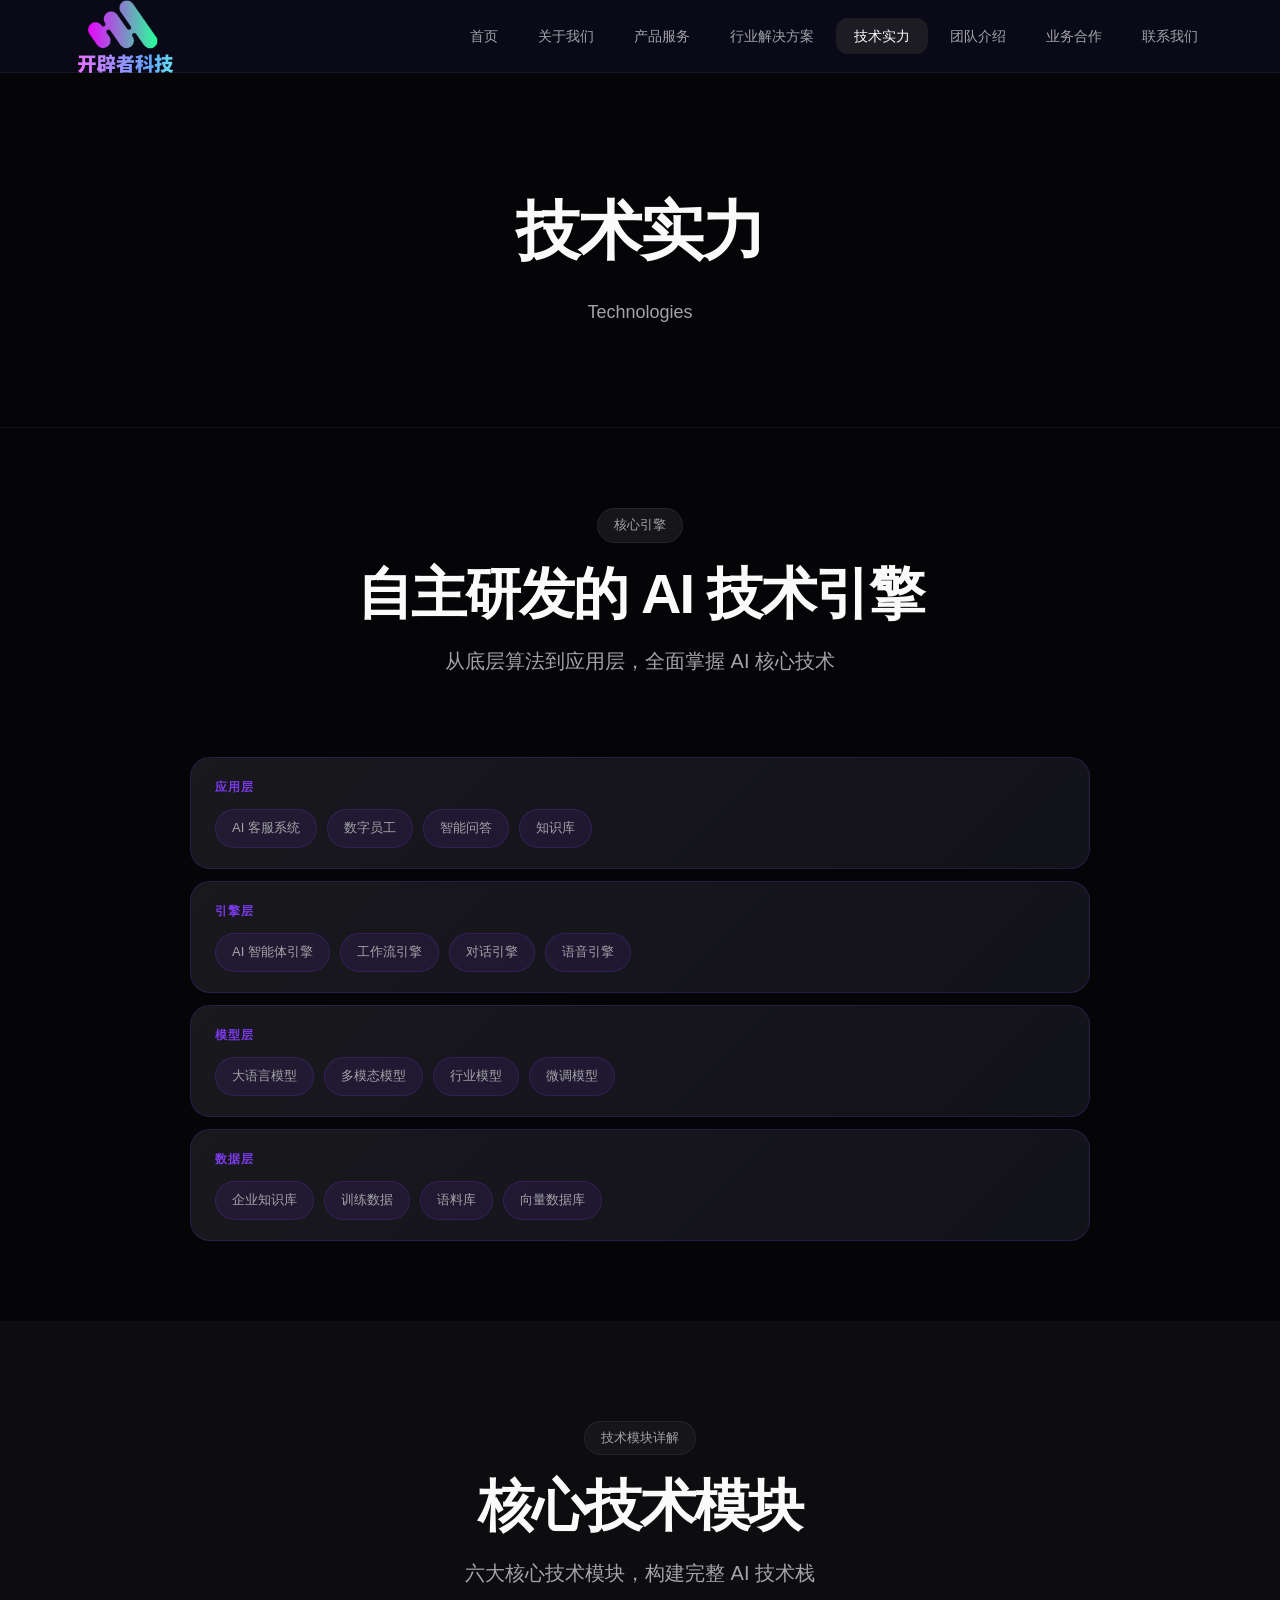
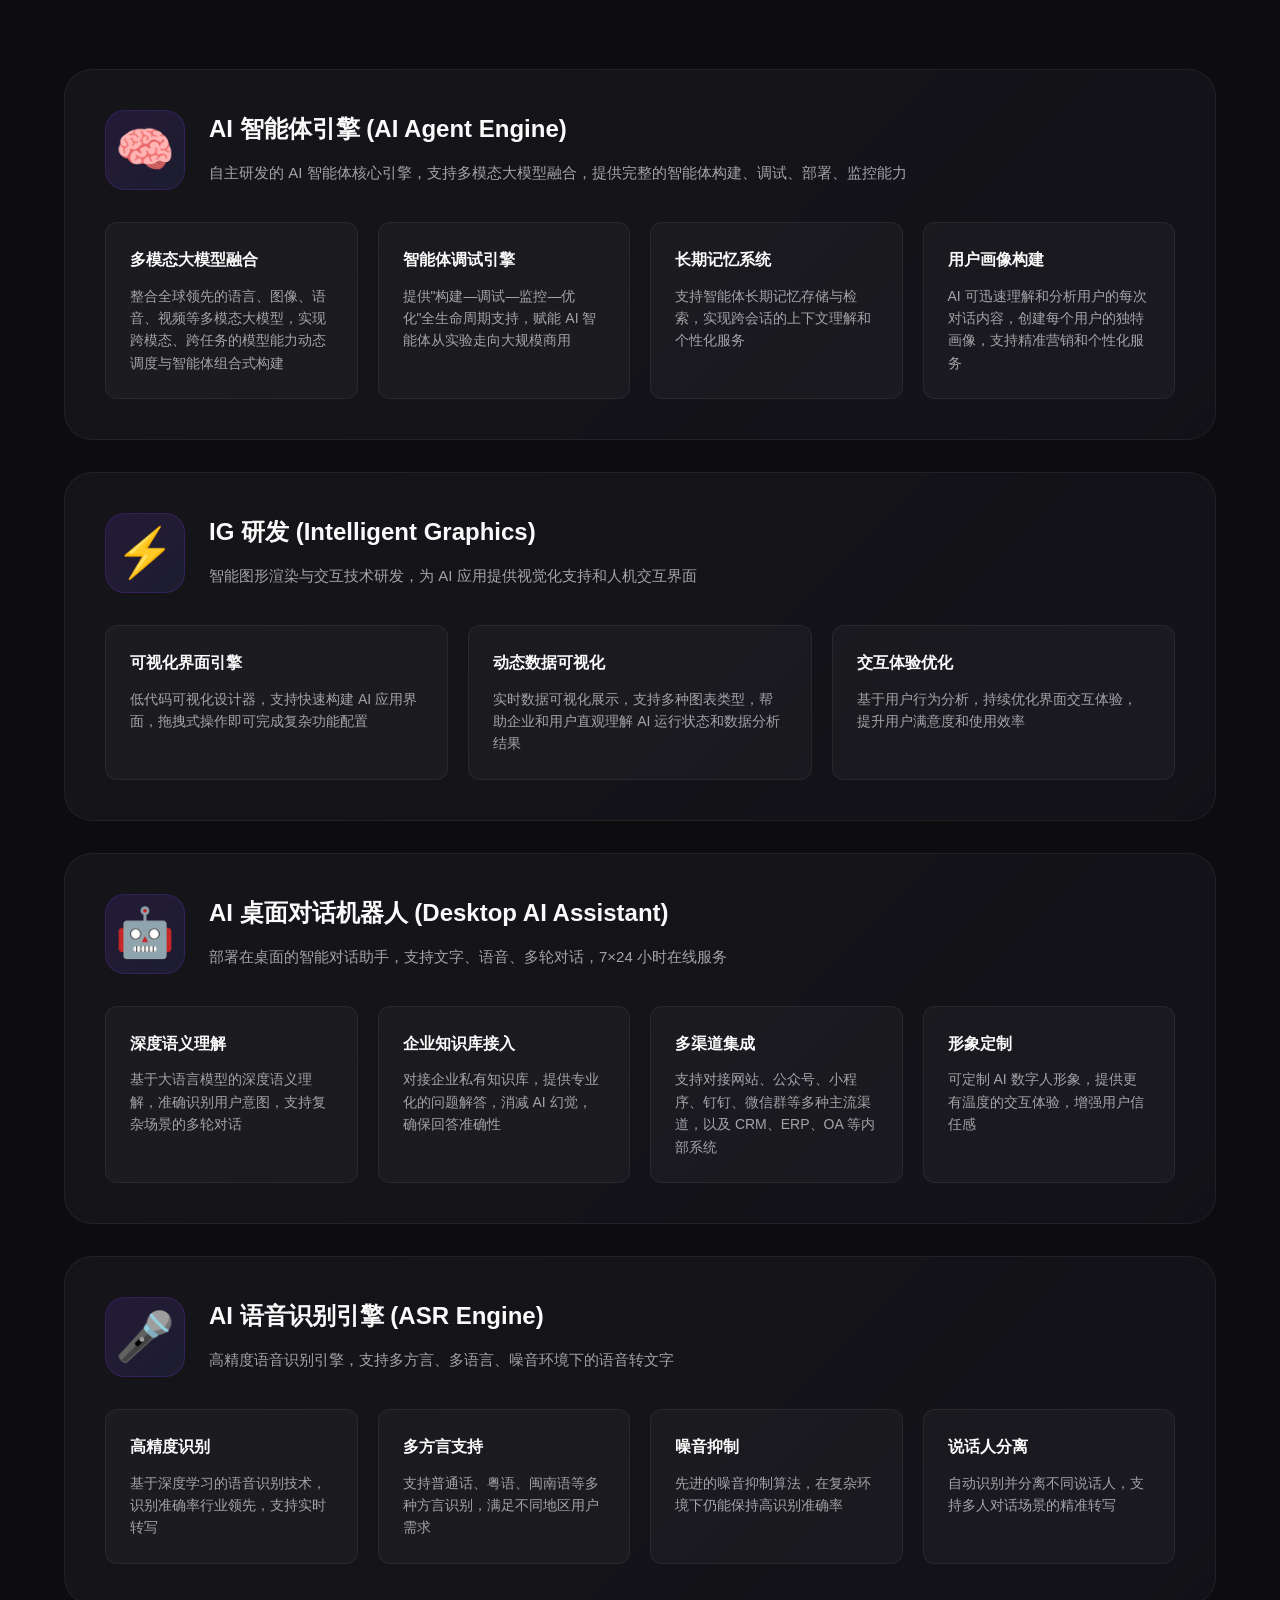
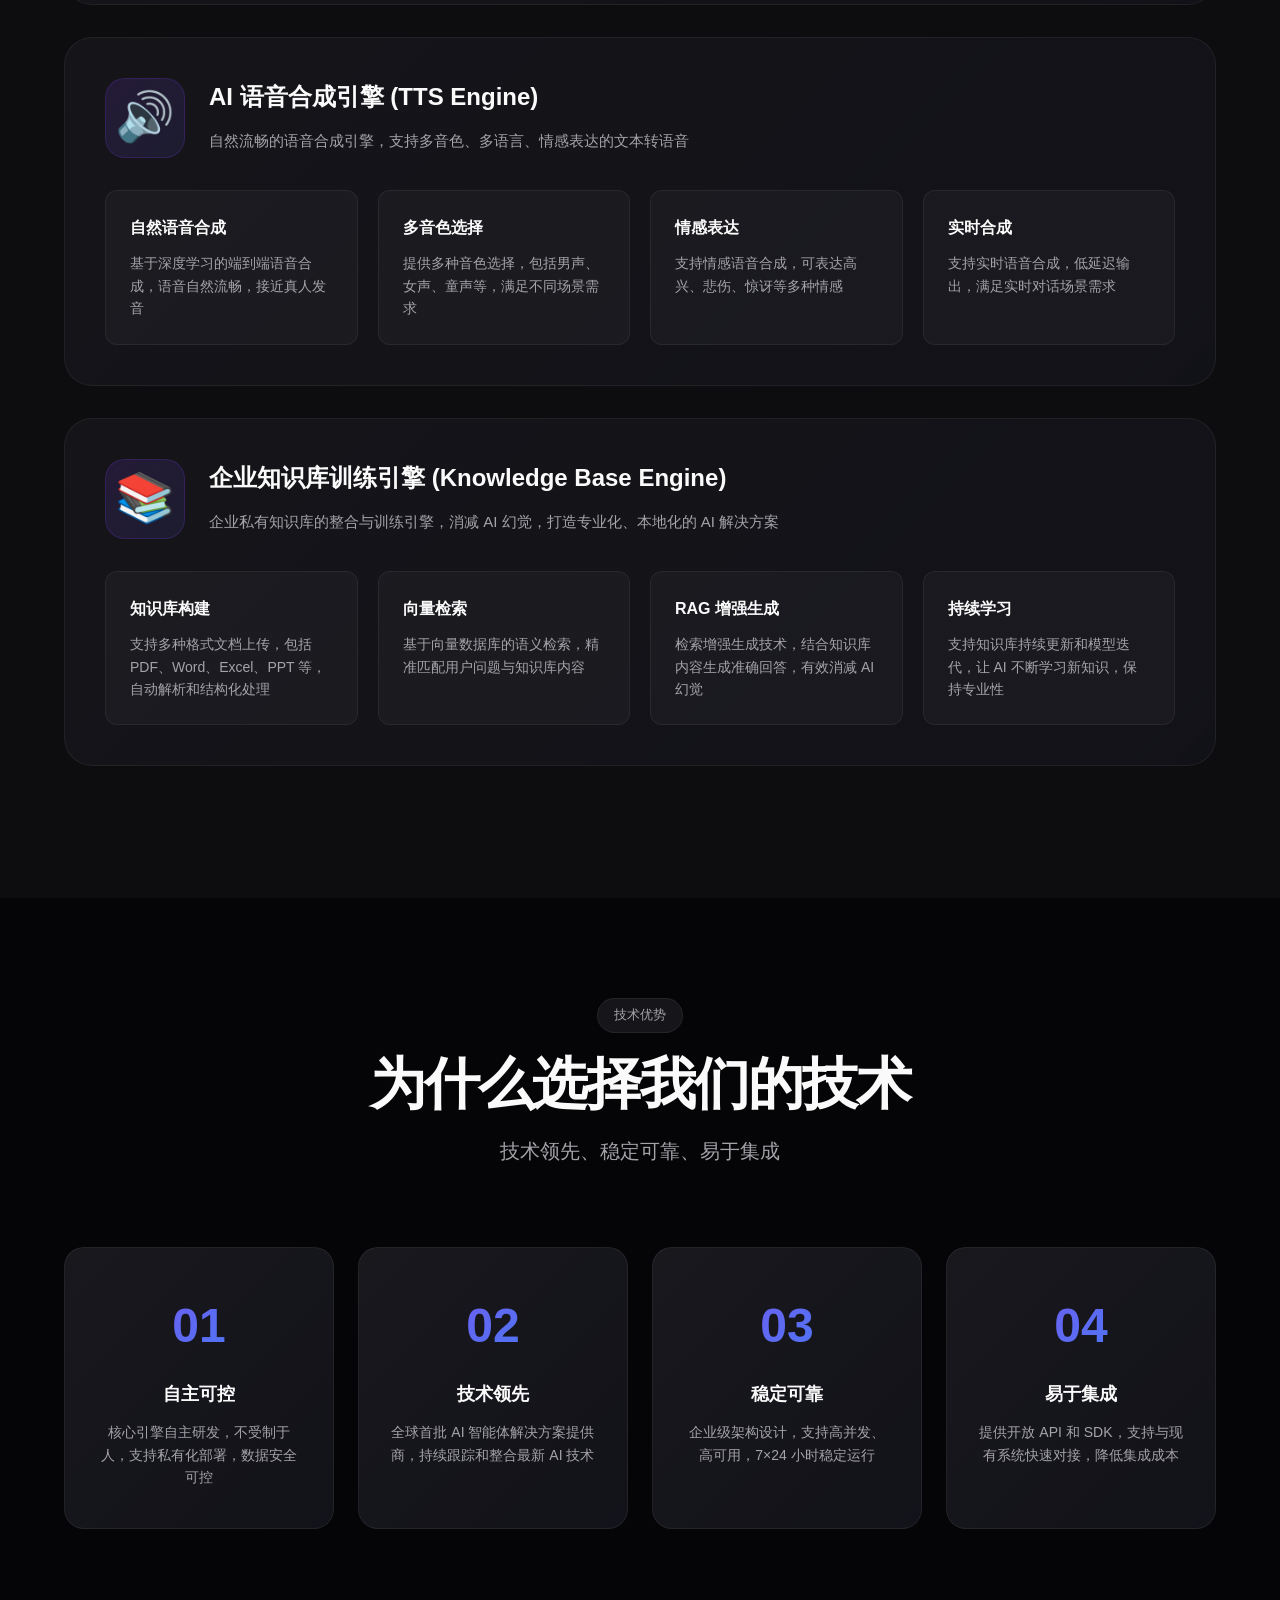
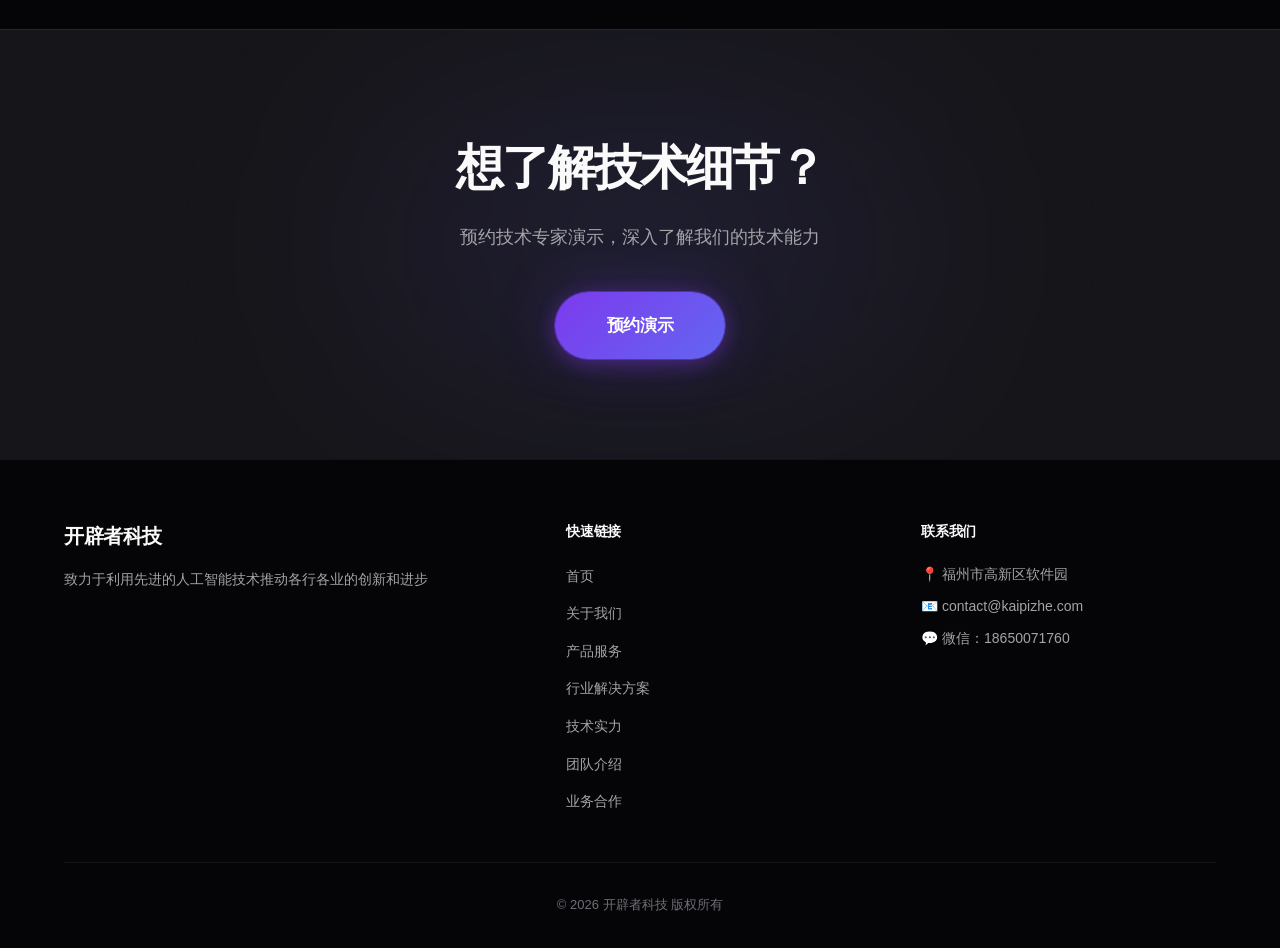
<file: technologies.html>
<!DOCTYPE html>
<html lang="zh-CN">
<head>
    <meta charset="UTF-8">
    <meta name="viewport" content="width=device-width, initial-scale=1.0">
    <meta name="description" content="开辟者科技技术实力展示 - AI 智能体引擎、IG 研发、AI 桌面对话机器人、AI 语音识别及语音合成引擎等核心技术模块">
    <meta name="keywords" content="AI 智能体引擎，IG 研发，AI 对话机器人，语音识别，语音合成，AI 技术，大模型">
    <meta name="robots" content="index, follow">
    <link rel="canonical" href="https://www.kaipizhe.com/technologies.html">

    <title>技术实力 - 开辟者科技 | AI 智能体引擎 | 语音识别引擎</title>
    <link rel="stylesheet" href="css/style.css">
    <link rel="preconnect" href="https://fonts.googleapis.com">
    <link rel="preconnect" href="https://fonts.gstatic.com" crossorigin>
    <link href="https://fonts.googleapis.com/css2?family=Noto+Sans+SC:wght@300;400;500;700;900&display=swap" rel="stylesheet">

    <!-- 结构化数据 -->
    <script type="application/ld+json">
    {
        "@context": "https://schema.org",
        "@type": "WebPage",
        "name": "技术实力 - 开辟者科技",
        "description": "展示开辟者科技核心技术模块，包括 AI 智能体引擎、IG 研发、AI 桌面对话机器人等",
        "url": "https://www.kaipizhe.com/technologies.html"
    }
    </script>
</head>
<body>
    <!-- 导航栏 -->
    <nav class="navbar">
        <div class="container">
            <div class="nav-wrapper">
                <a href="index.html" class="logo">
                    <img src="images/logo.png" alt="开辟者科技 Logo" onerror="this.style.display='none'; this.nextElementSibling.style.display='block'">
                    <span class="logo-text" style="display:none;">开辟者科技</span>
                </a>
                <ul class="nav-menu">
                    <li><a href="index.html">首页</a></li>
                    <li><a href="about.html">关于我们</a></li>
                    <li><a href="products.html">产品服务</a></li>
                    <li><a href="solutions.html">行业解决方案</a></li>
                    <li><a href="technologies.html" class="active">技术实力</a></li>
                    <li><a href="team.html">团队介绍</a></li>
                    <li><a href="partnership.html">业务合作</a></li>
                    <li><a href="contact.html">联系我们</a></li>
                </ul>
                <div class="hamburger">
                    <span></span>
                    <span></span>
                    <span></span>
                </div>
            </div>
        </div>
    </nav>

    <!-- 页面标题 -->
    <section class="page-header">
        <div class="container">
            <h1>技术实力</h1>
            <p>Technologies</p>
        </div>
    </section>

    <!-- 技术概览 -->
    <section class="tech-overview">
        <div class="container">
            <div class="section-header">
                <span class="section-tag">核心引擎</span>
                <h2 class="section-title">自主研发的 AI 技术引擎</h2>
                <p class="section-subtitle">从底层算法到应用层，全面掌握 AI 核心技术</p>
            </div>

            <!-- 技术架构图 -->
            <div class="tech-architecture">
                <div class="arch-layer arch-layer-1">
                    <div class="arch-title">应用层</div>
                    <div class="arch-items">
                        <span class="arch-item">AI 客服系统</span>
                        <span class="arch-item">数字员工</span>
                        <span class="arch-item">智能问答</span>
                        <span class="arch-item">知识库</span>
                    </div>
                </div>
                <div class="arch-layer arch-layer-2">
                    <div class="arch-title">引擎层</div>
                    <div class="arch-items">
                        <span class="arch-item">AI 智能体引擎</span>
                        <span class="arch-item">工作流引擎</span>
                        <span class="arch-item">对话引擎</span>
                        <span class="arch-item">语音引擎</span>
                    </div>
                </div>
                <div class="arch-layer arch-layer-3">
                    <div class="arch-title">模型层</div>
                    <div class="arch-items">
                        <span class="arch-item">大语言模型</span>
                        <span class="arch-item">多模态模型</span>
                        <span class="arch-item">行业模型</span>
                        <span class="arch-item">微调模型</span>
                    </div>
                </div>
                <div class="arch-layer arch-layer-4">
                    <div class="arch-title">数据层</div>
                    <div class="arch-items">
                        <span class="arch-item">企业知识库</span>
                        <span class="arch-item">训练数据</span>
                        <span class="arch-item">语料库</span>
                        <span class="arch-item">向量数据库</span>
                    </div>
                </div>
            </div>
        </div>
    </section>

    <!-- 核心技术模块 -->
    <section class="tech-modules">
        <div class="container">
            <div class="section-header">
                <span class="section-tag">技术模块详解</span>
                <h2 class="section-title">核心技术模块</h2>
                <p class="section-subtitle">六大核心技术模块，构建完整 AI 技术栈</p>
            </div>

            <!-- 模块 1: AI 智能体引擎 -->
            <div class="tech-module">
                <div class="module-header">
                    <div class="module-icon">🧠</div>
                    <div class="module-info">
                        <h3>AI 智能体引擎 (AI Agent Engine)</h3>
                        <p class="module-desc">自主研发的 AI 智能体核心引擎，支持多模态大模型融合，提供完整的智能体构建、调试、部署、监控能力</p>
                    </div>
                </div>
                <div class="module-content">
                    <div class="module-grid">
                        <div class="module-card">
                            <h4>多模态大模型融合</h4>
                            <p>整合全球领先的语言、图像、语音、视频等多模态大模型，实现跨模态、跨任务的模型能力动态调度与智能体组合式构建</p>
                        </div>
                        <div class="module-card">
                            <h4>智能体调试引擎</h4>
                            <p>提供"构建—调试—监控—优化"全生命周期支持，赋能 AI 智能体从实验走向大规模商用</p>
                        </div>
                        <div class="module-card">
                            <h4>长期记忆系统</h4>
                            <p>支持智能体长期记忆存储与检索，实现跨会话的上下文理解和个性化服务</p>
                        </div>
                        <div class="module-card">
                            <h4>用户画像构建</h4>
                            <p>AI 可迅速理解和分析用户的每次对话内容，创建每个用户的独特画像，支持精准营销和个性化服务</p>
                        </div>
                    </div>
                </div>
            </div>

            <!-- 模块 2: IG 研发 -->
            <div class="tech-module">
                <div class="module-header">
                    <div class="module-icon">⚡</div>
                    <div class="module-info">
                        <h3>IG 研发 (Intelligent Graphics)</h3>
                        <p class="module-desc">智能图形渲染与交互技术研发，为 AI 应用提供视觉化支持和人机交互界面</p>
                    </div>
                </div>
                <div class="module-content">
                    <div class="module-grid">
                        <div class="module-card">
                            <h4>可视化界面引擎</h4>
                            <p>低代码可视化设计器，支持快速构建 AI 应用界面，拖拽式操作即可完成复杂功能配置</p>
                        </div>
                        <div class="module-card">
                            <h4>动态数据可视化</h4>
                            <p>实时数据可视化展示，支持多种图表类型，帮助企业和用户直观理解 AI 运行状态和数据分析结果</p>
                        </div>
                        <div class="module-card">
                            <h4>交互体验优化</h4>
                            <p>基于用户行为分析，持续优化界面交互体验，提升用户满意度和使用效率</p>
                        </div>
                    </div>
                </div>
            </div>

            <!-- 模块 3: AI 桌面对话机器人 -->
            <div class="tech-module">
                <div class="module-header">
                    <div class="module-icon">🤖</div>
                    <div class="module-info">
                        <h3>AI 桌面对话机器人 (Desktop AI Assistant)</h3>
                        <p class="module-desc">部署在桌面的智能对话助手，支持文字、语音、多轮对话，7×24 小时在线服务</p>
                    </div>
                </div>
                <div class="module-content">
                    <div class="module-grid">
                        <div class="module-card">
                            <h4>深度语义理解</h4>
                            <p>基于大语言模型的深度语义理解，准确识别用户意图，支持复杂场景的多轮对话</p>
                        </div>
                        <div class="module-card">
                            <h4>企业知识库接入</h4>
                            <p>对接企业私有知识库，提供专业化的问题解答，消减 AI 幻觉，确保回答准确性</p>
                        </div>
                        <div class="module-card">
                            <h4>多渠道集成</h4>
                            <p>支持对接网站、公众号、小程序、钉钉、微信群等多种主流渠道，以及 CRM、ERP、OA 等内部系统</p>
                        </div>
                        <div class="module-card">
                            <h4>形象定制</h4>
                            <p>可定制 AI 数字人形象，提供更有温度的交互体验，增强用户信任感</p>
                        </div>
                    </div>
                </div>
            </div>

            <!-- 模块 4: AI 语音识别引擎 -->
            <div class="tech-module">
                <div class="module-header">
                    <div class="module-icon">🎤</div>
                    <div class="module-info">
                        <h3>AI 语音识别引擎 (ASR Engine)</h3>
                        <p class="module-desc">高精度语音识别引擎，支持多方言、多语言、噪音环境下的语音转文字</p>
                    </div>
                </div>
                <div class="module-content">
                    <div class="module-grid">
                        <div class="module-card">
                            <h4>高精度识别</h4>
                            <p>基于深度学习的语音识别技术，识别准确率行业领先，支持实时转写</p>
                        </div>
                        <div class="module-card">
                            <h4>多方言支持</h4>
                            <p>支持普通话、粤语、闽南语等多种方言识别，满足不同地区用户需求</p>
                        </div>
                        <div class="module-card">
                            <h4>噪音抑制</h4>
                            <p>先进的噪音抑制算法，在复杂环境下仍能保持高识别准确率</p>
                        </div>
                        <div class="module-card">
                            <h4>说话人分离</h4>
                            <p>自动识别并分离不同说话人，支持多人对话场景的精准转写</p>
                        </div>
                    </div>
                </div>
            </div>

            <!-- 模块 5: AI 语音合成引擎 -->
            <div class="tech-module">
                <div class="module-header">
                    <div class="module-icon">🔊</div>
                    <div class="module-info">
                        <h3>AI 语音合成引擎 (TTS Engine)</h3>
                        <p class="module-desc">自然流畅的语音合成引擎，支持多音色、多语言、情感表达的文本转语音</p>
                    </div>
                </div>
                <div class="module-content">
                    <div class="module-grid">
                        <div class="module-card">
                            <h4>自然语音合成</h4>
                            <p>基于深度学习的端到端语音合成，语音自然流畅，接近真人发音</p>
                        </div>
                        <div class="module-card">
                            <h4>多音色选择</h4>
                            <p>提供多种音色选择，包括男声、女声、童声等，满足不同场景需求</p>
                        </div>
                        <div class="module-card">
                            <h4>情感表达</h4>
                            <p>支持情感语音合成，可表达高兴、悲伤、惊讶等多种情感</p>
                        </div>
                        <div class="module-card">
                            <h4>实时合成</h4>
                            <p>支持实时语音合成，低延迟输出，满足实时对话场景需求</p>
                        </div>
                    </div>
                </div>
            </div>

            <!-- 模块 6: 企业知识库训练引擎 -->
            <div class="tech-module">
                <div class="module-header">
                    <div class="module-icon">📚</div>
                    <div class="module-info">
                        <h3>企业知识库训练引擎 (Knowledge Base Engine)</h3>
                        <p class="module-desc">企业私有知识库的整合与训练引擎，消减 AI 幻觉，打造专业化、本地化的 AI 解决方案</p>
                    </div>
                </div>
                <div class="module-content">
                    <div class="module-grid">
                        <div class="module-card">
                            <h4>知识库构建</h4>
                            <p>支持多种格式文档上传，包括 PDF、Word、Excel、PPT 等，自动解析和结构化处理</p>
                        </div>
                        <div class="module-card">
                            <h4>向量检索</h4>
                            <p>基于向量数据库的语义检索，精准匹配用户问题与知识库内容</p>
                        </div>
                        <div class="module-card">
                            <h4>RAG 增强生成</h4>
                            <p>检索增强生成技术，结合知识库内容生成准确回答，有效消减 AI 幻觉</p>
                        </div>
                        <div class="module-card">
                            <h4>持续学习</h4>
                            <p>支持知识库持续更新和模型迭代，让 AI 不断学习新知识，保持专业性</p>
                        </div>
                    </div>
                </div>
            </div>
        </div>
    </section>

    <!-- 技术优势 -->
    <section class="tech-advantages">
        <div class="container">
            <div class="section-header">
                <span class="section-tag">技术优势</span>
                <h2 class="section-title">为什么选择我们的技术</h2>
                <p class="section-subtitle">技术领先、稳定可靠、易于集成</p>
            </div>
            <div class="advantages-grid">
                <div class="advantage-card">
                    <div class="advantage-number">01</div>
                    <h3>自主可控</h3>
                    <p>核心引擎自主研发，不受制于人，支持私有化部署，数据安全可控</p>
                </div>
                <div class="advantage-card">
                    <div class="advantage-number">02</div>
                    <h3>技术领先</h3>
                    <p>全球首批 AI 智能体解决方案提供商，持续跟踪和整合最新 AI 技术</p>
                </div>
                <div class="advantage-card">
                    <div class="advantage-number">03</div>
                    <h3>稳定可靠</h3>
                    <p>企业级架构设计，支持高并发、高可用，7×24 小时稳定运行</p>
                </div>
                <div class="advantage-card">
                    <div class="advantage-number">04</div>
                    <h3>易于集成</h3>
                    <p>提供开放 API 和 SDK，支持与现有系统快速对接，降低集成成本</p>
                </div>
            </div>
        </div>
    </section>

    <!-- CTA -->
    <section class="cta-section">
        <div class="container">
            <div class="cta-content">
                <h2>想了解技术细节？</h2>
                <p>预约技术专家演示，深入了解我们的技术能力</p>
                <a href="contact.html" class="btn btn-primary btn-large">预约演示</a>
            </div>
        </div>
    </section>

    <!-- 页脚 -->
    <footer class="footer">
        <div class="container">
            <div class="footer-grid">
                <div class="footer-about">
                    <h3>开辟者科技</h3>
                    <p>致力于利用先进的人工智能技术推动各行各业的创新和进步</p>
                </div>
                <div class="footer-links">
                    <h4>快速链接</h4>
                    <ul>
                        <li><a href="index.html">首页</a></li>
                        <li><a href="about.html">关于我们</a></li>
                        <li><a href="products.html">产品服务</a></li>
                        <li><a href="solutions.html">行业解决方案</a></li>
                        <li><a href="technologies.html">技术实力</a></li>
                        <li><a href="team.html">团队介绍</a></li>
                        <li><a href="partnership.html">业务合作</a></li>
                    </ul>
                </div>
                <div class="footer-contact">
                    <h4>联系我们</h4>
                    <p>📍 福州市高新区软件园</p>
                    <p>📧 contact@kaipizhe.com</p>
                    <p>💬 微信：18650071760</p>
                </div>
            </div>
            <div class="footer-bottom">
                <p>&copy; 2026 开辟者科技 版权所有</p>
            </div>
        </div>
    </footer>

    <script src="js/main.js"></script>
</body>
</html>
</file>
<file: css/style.css>
/* ========================================
   开辟者科技官网样式文件
   高端科技感主题 - 商业变现导向
   ======================================== */

/* CSS 变量定义 */
:root {
    /* 主色调 - 深邃黑主题 */
    --bg-primary: #050507;
    --bg-secondary: #0d0d10;
    --bg-tertiary: #16161a;
    --bg-elevated: #1c1c22;

    /* 强调色 - 紫蓝渐变 */
    --accent-primary: #7c3aed;
    --accent-secondary: #6366f1;
    --accent-gradient: linear-gradient(135deg, #7c3aed 0%, #6366f1 40%, #3b82f6 100%);
    --accent-glow: rgba(124, 58, 237, 0.5);
    --accent-cyan: #22d3ee;
    --accent-pink: #ec4899;

    /* 文本色 - 优化可读性 */
    --text-primary: #fafafa;
    --text-secondary: #a3a3a8;
    --text-muted: #6e6e78;

    /* 边框色 */
    --border-color: rgba(255, 255, 255, 0.06);
    --border-light: rgba(255, 255, 255, 0.03);
    --border-accent: rgba(124, 58, 237, 0.3);

    /* 按钮 - 光晕渐变 */
    --btn-gradient: linear-gradient(135deg, #7c3aed 0%, #6366f1 100%);
    --btn-gradient-hover: linear-gradient(135deg, #8b5cf6 0%, #7c3aed 100%);
    --btn-glow: rgba(124, 58, 237, 0.45);

    /* 阴影 - 多层光晕 */
    --shadow-sm: 0 2px 12px rgba(0, 0, 0, 0.4);
    --shadow-md: 0 4px 24px rgba(0, 0, 0, 0.5);
    --shadow-lg: 0 8px 48px rgba(0, 0, 0, 0.6);
    --shadow-glow: 0 0 80px rgba(124, 58, 237, 0.35);
    --shadow-purple: 0 0 60px rgba(124, 58, 237, 0.5);
    --shadow-cyan: 0 0 40px rgba(34, 211, 238, 0.3);

    /* 圆角 */
    --radius-sm: 8px;
    --radius-md: 12px;
    --radius-lg: 20px;
    --radius-xl: 28px;
    --radius-full: 9999px;

    /* 过渡 */
    --transition-fast: 0.2s cubic-bezier(0.4, 0, 0.2, 1);
    --transition-base: 0.4s cubic-bezier(0.4, 0, 0.2, 1);
    --transition-slow: 0.7s cubic-bezier(0.4, 0, 0.2, 1);

    /* 字体系统 - 高级感 */
    --font-sans: 'SF Pro Display', -apple-system, BlinkMacSystemFont, 'Segoe UI', 'Roboto', 'Helvetica Neue', Arial, sans-serif;
    --font-mono: 'JetBrains Mono', 'Fira Code', 'Cascadia Code', monospace;
}

/* 基础重置 */
*, *::before, *::after {
    margin: 0;
    padding: 0;
    box-sizing: border-box;
}

html {
    scroll-behavior: smooth;
}

body {
    font-family: var(--font-sans);
    font-size: 16px;
    line-height: 1.6;
    color: var(--text-primary);
    background: var(--bg-primary);
    overflow-x: hidden;
    -webkit-font-smoothing: antialiased;
    -moz-osx-font-smoothing: grayscale;
}

a {
    text-decoration: none;
    color: inherit;
    transition: color var(--transition-fast);
}

ul {
    list-style: none;
}

img {
    max-width: 100%;
    height: auto;
    display: block;
}

.container {
    max-width: 1200px;
    margin: 0 auto;
    padding: 0 24px;
}

/* ========================================
   导航栏
   ======================================== */
.navbar {
    position: fixed;
    top: 0;
    left: 0;
    right: 0;
    z-index: 1000;
    background: rgba(10, 10, 10, 0.8);
    backdrop-filter: blur(20px);
    border-bottom: 1px solid var(--border-color);
}

.nav-wrapper {
    display: flex;
    justify-content: space-between;
    align-items: center;
    padding: 16px 0;
    height: 72px;
}

.logo {
    display: flex;
    align-items: center;
    gap: 12px;
}

.logo img {
    height: 96px;
    width: auto;
}

.logo-text {
    font-size: 24px;
    font-weight: 600;
    color: var(--text-primary);
    letter-spacing: -0.5px;
}

.nav-menu {
    display: flex;
    gap: 4px;
}

.nav-menu a {
    padding: 10px 18px;
    color: var(--text-secondary);
    border-radius: var(--radius-md);
    font-size: 14px;
    font-weight: 500;
    transition: all var(--transition-base);
}

.nav-menu a:hover {
    color: var(--text-primary);
    background: var(--bg-tertiary);
}

.nav-menu a.active {
    color: var(--text-primary);
    background: var(--bg-elevated);
}

.hamburger {
    display: none;
    flex-direction: column;
    gap: 5px;
    cursor: pointer;
    padding: 5px;
}

.hamburger span {
    width: 24px;
    height: 2px;
    background: var(--text-primary);
    transition: all var(--transition-base);
}

/* ========================================
   Hero 区域
   ======================================== */
.hero {
    position: relative;
    min-height: 100vh;
    display: flex;
    align-items: center;
    justify-content: center;
    background: var(--bg-primary);
    overflow: hidden;
}

.hero-bg {
    position: absolute;
    inset: 0;
    background:
        radial-gradient(ellipse at 50% 0%, rgba(139, 92, 246, 0.15) 0%, transparent 50%),
        radial-gradient(ellipse at 80% 50%, rgba(99, 102, 241, 0.08) 0%, transparent 40%),
        radial-gradient(ellipse at 20% 80%, rgba(59, 130, 246, 0.08) 0%, transparent 40%);
}

/* 网格背景效果 */
.hero-grid {
    position: absolute;
    inset: 0;
    background-image:
        linear-gradient(var(--border-light) 1px, transparent 1px),
        linear-gradient(90deg, var(--border-light) 1px, transparent 1px);
    background-size: 60px 60px;
    opacity: 0.3;
    mask-image: radial-gradient(ellipse at center, black 0%, transparent 70%);
}

.hero-content {
    position: relative;
    z-index: 2;
    text-align: center;
    max-width: 900px;
    padding: 120px 24px 80px;
}

.hero-brand {
    display: inline-flex;
    gap: 8px;
    margin-bottom: 32px;
    font-size: 56px;
    font-weight: 800;
    letter-spacing: -2px;
    animation: fadeInUp 0.8s ease;
}

.hero-brand span {
    display: inline-block;
    background: var(--accent-gradient);
    -webkit-background-clip: text;
    -webkit-text-fill-color: transparent;
    background-clip: text;
}

.hero-brand span:nth-child(1) { --tw-gradient-from: #8b5cf6; --tw-gradient-to: rgba(139, 92, 246, 0); }
.hero-brand span:nth-child(2) { --tw-gradient-from: #7c3aed; --tw-gradient-to: rgba(124, 58, 237, 0); }
.hero-brand span:nth-child(3) { --tw-gradient-from: #6366f1; --tw-gradient-to: rgba(99, 102, 241, 0); }
.hero-brand span:nth-child(4) { --tw-gradient-from: #3b82f6; --tw-gradient-to: rgba(59, 130, 246, 0); }

.hero-title {
    font-size: clamp(48px, 8vw, 80px);
    font-weight: 700;
    letter-spacing: -3px;
    line-height: 1.1;
    margin-bottom: 24px;
    color: var(--text-primary);
    animation: fadeInUp 0.8s ease 0.1s both;
}

/* 动态彩虹渐变文字效果 */
.gradient-text {
    background: linear-gradient(
        90deg,
        #8b5cf6,
        #6366f1,
        #3b82f6,
        #06b6d4,
        #8b5cf6
    );
    background-size: 300% 100%;
    -webkit-background-clip: text;
    -webkit-text-fill-color: transparent;
    background-clip: text;
    animation: rainbow-flow 4s ease-in-out infinite;
}

@keyframes rainbow-flow {
    0% { background-position: 0% 50%; }
    50% { background-position: 300% 50%; }
    100% { background-position: 0% 50%; }
}

.hero-subtitle {
    font-size: clamp(18px, 3vw, 24px);
    color: var(--text-secondary);
    font-weight: 400;
    line-height: 1.6;
    margin-bottom: 16px;
    animation: fadeInUp 0.8s ease 0.2s both;
}

.hero-desc {
    font-size: clamp(15px, 2vw, 18px);
    color: var(--text-muted);
    line-height: 1.7;
    max-width: 600px;
    margin: 0 auto 48px;
    animation: fadeInUp 0.8s ease 0.3s both;
}

.hero-buttons {
    display: flex;
    gap: 12px;
    justify-content: center;
    flex-wrap: wrap;
    animation: fadeInUp 0.8s ease 0.4s both;
}

@keyframes fadeInUp {
    from {
        opacity: 0;
        transform: translateY(30px);
    }
    to {
        opacity: 1;
        transform: translateY(0);
    }
}

/* ========================================
   按钮样式 - 紫色渐变光晕版
   ======================================== */
.btn {
    display: inline-flex;
    align-items: center;
    justify-content: center;
    gap: 10px;
    padding: 18px 40px;
    border-radius: var(--radius-full);
    font-size: 15px;
    font-weight: 600;
    cursor: pointer;
    transition: all var(--transition-base);
    border: none;
    letter-spacing: -0.3px;
    position: relative;
    overflow: hidden;
    text-decoration: none;
}

.btn-primary {
    background: var(--btn-gradient);
    color: #ffffff;
    box-shadow:
        0 0 0 1px rgba(124, 58, 237, 0.5),
        0 4px 20px rgba(124, 58, 237, 0.4),
        0 0 60px rgba(124, 58, 237, 0.25);
}

.btn-primary::before {
    content: '';
    position: absolute;
    top: 0;
    left: -100%;
    width: 100%;
    height: 100%;
    background: linear-gradient(
        90deg,
        transparent,
        rgba(255, 255, 255, 0.4),
        transparent
    );
    transition: left 0.6s ease;
}

.btn-primary:hover {
    background: var(--btn-gradient-hover);
    transform: translateY(-3px);
    box-shadow:
        0 0 0 1px rgba(124, 58, 237, 0.8),
        0 10px 35px rgba(124, 58, 237, 0.5),
        0 0 80px rgba(124, 58, 237, 0.35);
}

.btn-primary:hover::before {
    left: 100%;
}

.btn-secondary {
    background: rgba(255, 255, 255, 0.03);
    color: var(--text-primary);
    border: 1px solid rgba(255, 255, 255, 0.15);
    backdrop-filter: blur(20px);
}

.btn-secondary:hover {
    background: rgba(255, 255, 255, 0.08);
    border-color: rgba(124, 58, 237, 0.5);
    transform: translateY(-3px);
    box-shadow:
        0 0 0 1px rgba(124, 58, 237, 0.3),
        0 10px 30px rgba(124, 58, 237, 0.25);
}

.btn-large {
    padding: 20px 52px;
    font-size: 17px;
}

.btn-block {
    width: 100%;
}

.btn svg {
    width: 20px;
    height: 20px;
}

/* ========================================
   区块通用样式
   ======================================== */
section {
    padding: 100px 0;
}

.section-header {
    text-align: center;
    margin-bottom: 80px;
}

.section-tag {
    display: inline-block;
    padding: 6px 16px;
    background: var(--bg-tertiary);
    border: 1px solid var(--border-color);
    border-radius: var(--radius-full);
    font-size: 13px;
    color: var(--text-secondary);
    margin-bottom: 20px;
    font-weight: 500;
}

.section-title {
    font-size: clamp(32px, 5vw, 56px);
    font-weight: 700;
    letter-spacing: -2px;
    line-height: 1.1;
    margin-bottom: 20px;
    color: var(--text-primary);
}

.section-subtitle {
    font-size: clamp(16px, 2vw, 20px);
    color: var(--text-secondary);
    max-width: 600px;
    margin: 0 auto;
    line-height: 1.6;
}

/* ========================================
   核心能力
   ======================================== */
.core-capabilities {
    background: var(--bg-primary);
    border-top: 1px solid var(--border-color);
}

.capabilities-grid {
    display: grid;
    grid-template-columns: repeat(auto-fit, minmax(340px, 1fr));
    gap: 16px;
}

.capability-card {
    background: linear-gradient(135deg, rgba(30, 30, 35, 0.7) 0%, rgba(20, 20, 28, 0.9) 100%);
    padding: 36px;
    border-radius: var(--radius-lg);
    border: 1px solid rgba(255, 255, 255, 0.06);
    transition: all var(--transition-base);
    position: relative;
    overflow: hidden;
}

.capability-card::before {
    content: '';
    position: absolute;
    top: 0;
    left: 0;
    right: 0;
    height: 2px;
    background: linear-gradient(90deg, rgba(124, 58, 237, 0.3) 0%, rgba(124, 58, 237, 1) 50%, rgba(124, 58, 237, 0.3) 100%);
    opacity: 0;
    transition: opacity var(--transition-base);
}

.capability-card::after {
    content: '';
    position: absolute;
    top: -50%;
    left: -50%;
    width: 200%;
    height: 200%;
    background: radial-gradient(circle at 50% 50%, rgba(124, 58, 237, 0.08) 0%, transparent 50%);
    opacity: 0;
    transition: opacity var(--transition-base);
    pointer-events: none;
}

.capability-card:hover::before {
    opacity: 1;
}

.capability-card:hover::after {
    opacity: 1;
}

.capability-card:hover {
    background: linear-gradient(135deg, rgba(40, 40, 50, 0.8) 0%, rgba(30, 30, 45, 0.95) 100%);
    border-color: rgba(124, 58, 237, 0.35);
    transform: translateY(-8px);
    box-shadow:
        0 24px 50px rgba(0, 0, 0, 0.5),
        0 0 100px rgba(124, 58, 237, 0.15),
        inset 0 0 50px rgba(124, 58, 237, 0.04);
}

.capability-icon {
    width: 56px;
    height: 56px;
    margin-bottom: 20px;
    display: inline-flex;
    align-items: center;
    justify-content: center;
    background: linear-gradient(135deg, rgba(88, 101, 242, 0.12) 0%, rgba(139, 92, 246, 0.08) 100%);
    border-radius: var(--radius-md);
    border: 1px solid rgba(88, 101, 242, 0.2);
    box-shadow: 0 0 20px rgba(88, 101, 242, 0.1);
}

.capability-icon svg {
    width: 28px;
    height: 28px;
    stroke: var(--accent-primary);
}

.capability-card h3 {
    font-size: 18px;
    font-weight: 600;
    margin-bottom: 12px;
    color: var(--text-primary);
    letter-spacing: -0.5px;
}

.capability-card p {
    color: var(--text-secondary);
    line-height: 1.7;
    font-size: 15px;
}

/* ========================================
   业务板块
   ======================================== */
.business-section {
    background: var(--bg-secondary);
    border-top: 1px solid var(--border-color);
}

.business-tabs {
    margin-top: 40px;
}

.tab-buttons {
    display: flex;
    gap: 10px;
    justify-content: center;
    flex-wrap: wrap;
    margin-bottom: 40px;
}

.tab-btn {
    padding: 14px 28px;
    background: var(--bg-tertiary);
    border: 1px solid var(--border-color);
    border-radius: var(--radius-full);
    font-size: 14px;
    font-weight: 500;
    color: var(--text-secondary);
    cursor: pointer;
    transition: all var(--transition-base);
    position: relative;
    overflow: hidden;
}

.tab-btn::before {
    content: '';
    position: absolute;
    inset: 0;
    background: var(--accent-gradient);
    opacity: 0;
    transition: opacity var(--transition-base);
    z-index: -1;
}

.tab-btn:hover {
    border-color: var(--accent-primary);
    color: var(--text-primary);
}

.tab-btn.active {
    background: var(--accent-gradient);
    color: #ffffff;
    border-color: transparent;
    box-shadow: 0 4px 20px rgba(139, 92, 246, 0.4);
}

.tab-btn.active::before {
    opacity: 1;
}

.tab-content {
    background: var(--bg-tertiary);
    border-radius: var(--radius-xl);
    padding: 48px;
    border: 1px solid var(--border-color);
}

.tab-panel {
    display: none;
}

.tab-panel.active {
    display: block;
    animation: fadeIn 0.4s ease;
}

@keyframes fadeIn {
    from { opacity: 0; }
    to { opacity: 1; }
}

.business-content {
    display: grid;
    grid-template-columns: 1.2fr 1fr;
    gap: 48px;
    align-items: center;
}

.business-info h3 {
    font-size: 28px;
    font-weight: 600;
    margin-bottom: 20px;
    color: var(--text-primary);
    letter-spacing: -1px;
}

.business-info p {
    color: var(--text-secondary);
    margin-bottom: 24px;
    line-height: 1.8;
    font-size: 16px;
}

.feature-list {
    display: grid;
    gap: 12px;
}

.feature-list li {
    color: var(--text-secondary);
    font-size: 15px;
    display: flex;
    align-items: center;
    gap: 10px;
}

.feature-list li::before {
    content: '✓';
    color: var(--accent-primary);
    font-weight: 700;
}

.business-image {
    display: flex;
    justify-content: center;
    align-items: center;
}

.business-img {
    width: 100%;
    max-width: 450px;
    height: 320px;
    object-fit: contain;
    border-radius: var(--radius-lg);
    background: linear-gradient(135deg, rgba(88, 101, 242, 0.08) 0%, rgba(139, 92, 246, 0.05) 100%);
    box-shadow:
        0 0 0 1px rgba(88, 101, 242, 0.15),
        0 4px 24px rgba(0, 0, 0, 0.3),
        0 0 80px rgba(88, 101, 242, 0.12);
    transition: transform var(--transition-base), box-shadow var(--transition-base);
    position: relative;
}

.business-img::before {
    content: '';
    position: absolute;
    top: -2px;
    left: -2px;
    right: -2px;
    bottom: -2px;
    background: linear-gradient(135deg, rgba(88, 101, 242, 0.3) 0%, rgba(139, 92, 246, 0.15) 50%, rgba(88, 101, 242, 0.3) 100%);
    border-radius: var(--radius-lg);
    z-index: -1;
    opacity: 0;
    transition: opacity var(--transition-base);
}

.business-img:hover {
    transform: translateY(-4px);
    box-shadow:
        0 0 0 1px rgba(88, 101, 242, 0.25),
        0 8px 32px rgba(0, 0, 0, 0.4),
        0 0 120px rgba(88, 101, 242, 0.2);
}

.business-img:hover::before {
    opacity: 1;
}

.tech-visual {
    width: 100%;
    max-width: 450px;
    height: 320px;
    background: linear-gradient(135deg, rgba(30, 30, 40, 0.8) 0%, rgba(20, 20, 30, 0.9) 100%);
    border-radius: var(--radius-lg);
    position: relative;
    overflow: hidden;
    display: flex;
    align-items: center;
    justify-content: center;
    box-shadow:
        0 0 0 1px rgba(88, 101, 242, 0.2),
        0 8px 32px rgba(0, 0, 0, 0.4),
        0 0 80px rgba(88, 101, 242, 0.15);
    border: 1px solid rgba(88, 101, 242, 0.15);
}

.tech-visual::before {
    content: '';
    position: absolute;
    top: -50%;
    left: -50%;
    width: 200%;
    height: 200%;
    background: radial-gradient(circle at 30% 30%, rgba(88, 101, 242, 0.25) 0%, rgba(139, 92, 246, 0.1) 40%, transparent 65%);
    animation: rotateGlow 12s linear infinite;
    opacity: 0.6;
}

.tech-visual::after {
    content: '';
    position: absolute;
    inset: 0;
    background: radial-gradient(circle at 70% 70%, rgba(139, 92, 246, 0.15) 0%, transparent 50%);
    opacity: 0;
    transition: opacity var(--transition-base);
}

.tech-visual:hover::after {
    opacity: 1;
}

@keyframes rotateGlow {
    0% { transform: rotate(0deg); }
    100% { transform: rotate(360deg); }
}

.tech-visual img {
    width: 100%;
    height: 100%;
    object-fit: cover;
    position: relative;
    z-index: 1;
}

.tech-visual-placeholder {
    text-align: center;
    color: rgba(255,255,255,0.95);
    padding: 40px;
    position: relative;
    z-index: 2;
    background: radial-gradient(circle, rgba(139, 92, 246, 0.2) 0%, transparent 70%);
    border-radius: var(--radius-lg);
    backdrop-filter: blur(10px);
}

.tech-visual-placeholder .icon {
    font-size: 64px;
    margin-bottom: 16px;
    display: block;
    animation: floatIcon 3s ease-in-out infinite;
}

.tech-visual-placeholder h4 {
    font-size: 22px;
    font-weight: 600;
    margin-bottom: 8px;
    letter-spacing: -0.5px;
}

.tech-visual-placeholder p {
    font-size: 14px;
    opacity: 0.8;
}

@keyframes floatIcon {
    0%, 100% { transform: translateY(0); }
    50% { transform: translateY(-10px); }
}

/* ========================================
   行业案例
   ======================================== */
.cases-section {
    background: var(--bg-primary);
    border-top: 1px solid var(--border-color);
}

.cases-grid {
    display: grid;
    grid-template-columns: repeat(auto-fit, minmax(280px, 1fr));
    gap: 16px;
}

.case-card {
    background: linear-gradient(135deg, rgba(30, 30, 35, 0.8) 0%, rgba(20, 20, 25, 0.9) 100%);
    padding: 28px;
    border-radius: var(--radius-lg);
    border: 1px solid rgba(255, 255, 255, 0.08);
    transition: all var(--transition-base);
    text-align: center;
    position: relative;
    overflow: hidden;
}

.case-card::after {
    content: '';
    position: absolute;
    inset: 0;
    background: radial-gradient(circle at 50% 0%, rgba(88, 101, 242, 0.12) 0%, rgba(139, 92, 246, 0.06) 40%, transparent 70%);
    opacity: 0;
    transition: opacity var(--transition-base);
}

.case-card:hover::after {
    opacity: 1;
}

.case-card:hover {
    background: linear-gradient(135deg, rgba(40, 40, 50, 0.9) 0%, rgba(30, 30, 40, 0.95) 100%);
    border-color: rgba(88, 101, 242, 0.3);
    transform: translateY(-6px);
    box-shadow:
        0 20px 40px rgba(0, 0, 0, 0.4),
        0 0 60px rgba(88, 101, 242, 0.1),
        inset 0 0 30px rgba(88, 101, 242, 0.02);
}

.case-icon {
    font-size: 40px;
    margin-bottom: 16px;
    display: inline-flex;
    align-items: center;
    justify-content: center;
    width: 64px;
    height: 64px;
    background: linear-gradient(135deg, rgba(88, 101, 242, 0.12) 0%, rgba(139, 92, 246, 0.08) 100%);
    border-radius: var(--radius-lg);
    border: 1px solid rgba(88, 101, 242, 0.2);
    box-shadow: 0 0 20px rgba(88, 101, 242, 0.1);
}

.case-icon svg {
    width: 32px;
    height: 32px;
    stroke: var(--accent-primary);
}

.case-card h3 {
    font-size: 17px;
    font-weight: 600;
    margin-bottom: 10px;
    color: var(--text-primary);
    letter-spacing: -0.3px;
}

.case-card p {
    color: var(--text-secondary);
    font-size: 14px;
    line-height: 1.6;
}

/* ========================================
   荣誉资质
   ======================================== */
.honors-section {
    background: var(--bg-secondary);
    border-top: 1px solid var(--border-color);
}

.honors-grid {
    display: grid;
    grid-template-columns: repeat(auto-fit, minmax(250px, 1fr));
    gap: 16px;
}

.honor-item {
    text-align: center;
    padding: 32px 24px;
    background: linear-gradient(135deg, rgba(30, 30, 35, 0.8) 0%, rgba(20, 20, 25, 0.9) 100%);
    border-radius: var(--radius-lg);
    border: 1px solid rgba(255, 255, 255, 0.08);
    transition: all var(--transition-base);
    position: relative;
    overflow: hidden;
}

.honor-item::before {
    content: '';
    position: absolute;
    top: 0;
    left: 0;
    right: 0;
    height: 2px;
    background: linear-gradient(90deg, rgba(88, 101, 242, 0.5) 0%, rgba(139, 92, 246, 0.8) 50%, rgba(88, 101, 242, 0.5) 100%);
    opacity: 0;
    transition: opacity var(--transition-base);
}

.honor-item:hover::before {
    opacity: 1;
}

.honor-item:hover {
    border-color: rgba(88, 101, 242, 0.3);
    transform: translateY(-6px);
    box-shadow:
        0 20px 40px rgba(0, 0, 0, 0.4),
        0 0 60px rgba(88, 101, 242, 0.1),
        inset 0 0 30px rgba(88, 101, 242, 0.02);
}

.honor-icon {
    font-size: 48px;
    margin-bottom: 16px;
    display: inline-flex;
    align-items: center;
    justify-content: center;
    width: 80px;
    height: 80px;
    background: linear-gradient(135deg, rgba(88, 101, 242, 0.12) 0%, rgba(139, 92, 246, 0.08) 100%);
    border-radius: var(--radius-lg);
    border: 1px solid rgba(88, 101, 242, 0.2);
    box-shadow: 0 0 20px rgba(88, 101, 242, 0.1);
    margin-left: auto;
    margin-right: auto;
}

.honor-icon svg {
    width: 40px;
    height: 40px;
    stroke: var(--accent-primary);
}

.honor-item h3 {
    font-size: 16px;
    font-weight: 600;
    margin-bottom: 8px;
    color: var(--text-primary);
}

.honor-item p {
    color: var(--text-secondary);
    font-size: 13px;
}

/* ========================================
   CTA 区域
   ======================================== */
.cta-section {
    background: var(--bg-tertiary);
    padding: 100px 0;
    border-top: 1px solid rgba(255, 255, 255, 0.08);
    position: relative;
    overflow: hidden;
}

.cta-section::before {
    content: '';
    position: absolute;
    top: 50%;
    left: 50%;
    transform: translate(-50%, -50%);
    width: 80%;
    height: 80%;
    background: radial-gradient(circle, rgba(88, 101, 242, 0.12) 0%, rgba(139, 92, 246, 0.06) 40%, transparent 70%);
    filter: blur(80px);
    animation: pulse-glow 6s ease-in-out infinite;
    pointer-events: none;
}

@keyframes pulse-glow {
    0%, 100% {
        opacity: 0.4;
        transform: translate(-50%, -50%) scale(1);
    }
    50% {
        opacity: 0.7;
        transform: translate(-50%, -50%) scale(1.15);
    }
}

.cta-content {
    text-align: center;
    max-width: 700px;
    margin: 0 auto;
    position: relative;
    z-index: 1;
}

.cta-content h2 {
    font-size: clamp(32px, 5vw, 48px);
    font-weight: 700;
    letter-spacing: -2px;
    margin-bottom: 16px;
    color: var(--text-primary);
}

.cta-content p {
    font-size: 18px;
    color: var(--text-secondary);
    margin-bottom: 40px;
    line-height: 1.6;
}

/* ========================================
   页脚
   ======================================== */
.footer {
    background: var(--bg-primary);
    color: var(--text-secondary);
    padding: 60px 0 32px;
    border-top: 1px solid var(--border-color);
}

.footer-grid {
    display: grid;
    grid-template-columns: 1.5fr 1fr 1fr;
    gap: 60px;
    margin-bottom: 48px;
}

.footer-about h3 {
    color: var(--text-primary);
    font-size: 20px;
    font-weight: 600;
    margin-bottom: 16px;
    letter-spacing: -0.5px;
}

.footer-about p {
    font-size: 14px;
    line-height: 1.7;
}

.footer-links h4,
.footer-contact h4 {
    color: var(--text-primary);
    font-size: 14px;
    font-weight: 600;
    margin-bottom: 20px;
    letter-spacing: -0.3px;
}

.footer-links ul {
    display: grid;
    gap: 12px;
}

.footer-links a {
    color: var(--text-secondary);
    font-size: 14px;
    transition: color var(--transition-fast);
}

.footer-links a:hover {
    color: var(--text-primary);
}

.footer-contact p {
    font-size: 14px;
    margin-bottom: 10px;
    line-height: 1.6;
}

.footer-bottom {
    text-align: center;
    padding-top: 32px;
    border-top: 1px solid var(--border-color);
    font-size: 13px;
    color: var(--text-muted);
}

/* ========================================
   页面标题头
   ======================================== */
.page-header {
    background: var(--bg-primary);
    padding: 180px 0 100px;
    text-align: center;
    border-bottom: 1px solid var(--border-color);
}

.page-header h1 {
    font-size: clamp(40px, 6vw, 64px);
    font-weight: 700;
    letter-spacing: -2px;
    color: var(--text-primary);
    margin-bottom: 16px;
}

.page-header p {
    font-size: 18px;
    color: var(--text-secondary);
}

/* ========================================
   响应式设计
   ======================================== */
@media (max-width: 1024px) {
    .business-content {
        grid-template-columns: 1fr;
        gap: 32px;
    }

    .footer-grid {
        grid-template-columns: 1fr;
        gap: 40px;
    }
}

@media (max-width: 768px) {
    .nav-menu {
        position: fixed;
        top: 72px;
        left: 0;
        right: 0;
        background: rgba(10, 10, 10, 0.98);
        flex-direction: column;
        padding: 20px;
        transform: translateY(-100%);
        opacity: 0;
        visibility: hidden;
        transition: all var(--transition-base);
        border-bottom: 1px solid var(--border-color);
    }

    .nav-menu.active {
        transform: translateY(0);
        opacity: 1;
        visibility: visible;
    }

    .hamburger {
        display: flex;
    }

    .hamburger.active span:nth-child(1) {
        transform: rotate(45deg) translate(5px, 5px);
    }

    .hamburger.active span:nth-child(2) {
        opacity: 0;
    }

    .hamburger.active span:nth-child(3) {
        transform: rotate(-45deg) translate(7px, -6px);
    }

    .hero-brand {
        font-size: 40px;
    }

    .tab-content {
        padding: 32px 24px;
    }

    .capabilities-grid,
    .cases-grid {
        grid-template-columns: 1fr;
    }
}

@media (max-width: 480px) {
    .hero-buttons {
        flex-direction: column;
        align-items: stretch;
    }

    .btn {
        width: 100%;
    }

    .section-header {
        margin-bottom: 48px;
    }
}

/* ========================================
   动画效果
   ======================================== */
.hero-particles {
    position: absolute;
    inset: 0;
    overflow: hidden;
    z-index: 1;
}

.particle {
    position: absolute;
    width: 6px;
    height: 6px;
    background: var(--accent-primary);
    border-radius: 50%;
    animation: floatParticle 4s ease-in-out infinite;
    opacity: 0.4;
    box-shadow: 0 0 20px var(--accent-glow);
}

@keyframes floatParticle {
    0%, 100% {
        transform: translateY(0) translateX(0);
        opacity: 0.4;
    }
    25% {
        transform: translateY(-30px) translateX(15px);
        opacity: 0.6;
    }
    50% {
        transform: translateY(-15px) translateX(-15px);
        opacity: 0.3;
    }
    75% {
        transform: translateY(-35px) translateX(10px);
        opacity: 0.5;
    }
}

/* 彩色粒子漂浮动画 */
@keyframes colorFloat {
    0%, 100% {
        transform: translate(0, 0) scale(1);
        opacity: 0.3;
    }
    25% {
        transform: translate(20px, -20px) scale(1.1);
        opacity: 0.6;
    }
    50% {
        transform: translate(-10px, -40px) scale(0.9);
        opacity: 0.4;
    }
    75% {
        transform: translate(15px, -10px) scale(1.05);
        opacity: 0.5;
    }
}

/* 滚动动画类 */
.fade-in {
    opacity: 0;
    transform: translateY(40px);
    transition: all 0.8s cubic-bezier(0.4, 0, 0.2, 1);
}

.fade-in.visible {
    opacity: 1;
    transform: translateY(0);
}

/* ========================================
   联系我们页面样式
   ======================================== */
.contact-section {
    background: var(--bg-primary);
}

.contact-grid {
    display: grid;
    grid-template-columns: 1fr 1fr;
    gap: 60px;
    align-items: start;
}

.contact-info {
    background: linear-gradient(135deg, rgba(30, 30, 35, 0.8) 0%, rgba(20, 20, 25, 0.9) 100%);
    padding: 40px;
    border-radius: var(--radius-lg);
    border: 1px solid rgba(255, 255, 255, 0.08);
}

.contact-info h2 {
    font-size: 28px;
    font-weight: 600;
    margin-bottom: 16px;
    color: var(--text-primary);
}

.contact-intro {
    color: var(--text-secondary);
    margin-bottom: 32px;
    line-height: 1.7;
}

.contact-item {
    display: flex;
    gap: 16px;
    padding: 24px 0;
    border-bottom: 1px solid var(--border-color);
}

.contact-item:last-child {
    border-bottom: none;
}

.contact-icon {
    font-size: 24px;
    width: 48px;
    height: 48px;
    display: flex;
    align-items: center;
    justify-content: center;
    background: linear-gradient(135deg, rgba(88, 101, 242, 0.12) 0%, rgba(139, 92, 246, 0.08) 100%);
    border-radius: var(--radius-md);
    flex-shrink: 0;
}

.contact-detail h4 {
    font-size: 15px;
    font-weight: 600;
    color: var(--text-primary);
    margin-bottom: 8px;
}

.contact-detail p {
    color: var(--text-secondary);
    font-size: 14px;
}

.wechat-number {
    font-size: 18px;
    color: var(--text-primary);
    font-weight: 500;
    margin-bottom: 16px !important;
}

.wechat-qr-wrapper {
    margin-top: 16px;
    text-align: center;
}

.wechat-qr-code {
    width: 200px;
    height: 200px;
    object-fit: cover;
    border-radius: var(--radius-md);
    border: 2px solid rgba(88, 101, 242, 0.3);
    box-shadow: 0 8px 32px rgba(88, 101, 242, 0.15);
    transition: all var(--transition-base);
}

.wechat-qr-code:hover {
    transform: scale(1.05);
    border-color: rgba(88, 101, 242, 0.6);
    box-shadow: 0 12px 48px rgba(88, 101, 242, 0.25);
}

.qr-hint {
    margin-top: 12px;
    font-size: 13px;
    color: var(--text-muted);
}

.contact-form-wrapper {
    background: linear-gradient(135deg, rgba(30, 30, 35, 0.8) 0%, rgba(20, 20, 25, 0.9) 100%);
    padding: 40px;
    border-radius: var(--radius-lg);
    border: 1px solid rgba(255, 255, 255, 0.08);
}

.contact-form-wrapper h2 {
    font-size: 28px;
    font-weight: 600;
    margin-bottom: 32px;
    color: var(--text-primary);
}

.form-group {
    margin-bottom: 24px;
}

.form-group label {
    display: block;
    font-size: 14px;
    font-weight: 500;
    color: var(--text-secondary);
    margin-bottom: 8px;
}

.form-group input,
.form-group textarea {
    width: 100%;
    padding: 14px 18px;
    background: var(--bg-primary);
    border: 1px solid var(--border-color);
    border-radius: var(--radius-md);
    color: var(--text-primary);
    font-size: 15px;
    transition: all var(--transition-base);
}

.form-group input:focus,
.form-group textarea:focus {
    outline: none;
    border-color: var(--accent-primary);
    box-shadow: 0 0 0 3px rgba(88, 101, 242, 0.15);
}

.form-group input::placeholder,
.form-group textarea::placeholder {
    color: var(--text-muted);
}

.form-group textarea {
    resize: vertical;
    min-height: 120px;
}

.map-section {
    background: var(--bg-secondary);
    padding: 80px 0;
}

.map-placeholder {
    background: linear-gradient(135deg, rgba(30, 30, 35, 0.8) 0%, rgba(20, 20, 25, 0.9) 100%);
    padding: 60px;
    border-radius: var(--radius-lg);
    border: 1px solid rgba(255, 255, 255, 0.08);
    text-align: center;
}

.map-content h3 {
    font-size: 24px;
    font-weight: 600;
    color: var(--text-primary);
    margin-bottom: 8px;
}

.map-content p {
    color: var(--text-secondary);
}

.process-section {
    background: var(--bg-primary);
}

.process-steps {
    display: grid;
    grid-template-columns: repeat(auto-fit, minmax(250px, 1fr));
    gap: 32px;
}

.process-step {
    text-align: center;
    padding: 32px;
    background: linear-gradient(135deg, rgba(30, 30, 35, 0.8) 0%, rgba(20, 20, 25, 0.9) 100%);
    border-radius: var(--radius-lg);
    border: 1px solid rgba(255, 255, 255, 0.08);
    transition: all var(--transition-base);
    position: relative;
    overflow: hidden;
}

.process-step::before {
    content: '';
    position: absolute;
    top: 0;
    left: 0;
    right: 0;
    height: 2px;
    background: linear-gradient(90deg, rgba(88, 101, 242, 0.5) 0%, rgba(139, 92, 246, 0.8) 50%, rgba(88, 101, 242, 0.5) 100%);
    opacity: 0;
    transition: opacity var(--transition-base);
}

.process-step:hover::before {
    opacity: 1;
}

.process-step:hover {
    border-color: rgba(88, 101, 242, 0.3);
    transform: translateY(-8px);
    box-shadow: 0 20px 40px rgba(0, 0, 0, 0.4), 0 0 60px rgba(88, 101, 242, 0.1);
}

.step-number {
    font-size: 48px;
    font-weight: 800;
    background: var(--accent-gradient);
    -webkit-background-clip: text;
    -webkit-text-fill-color: transparent;
    background-clip: text;
    margin-bottom: 16px;
}

.step-content h3 {
    font-size: 18px;
    font-weight: 600;
    color: var(--text-primary);
    margin-bottom: 12px;
}

.step-content p {
    color: var(--text-secondary);
    font-size: 14px;
    line-height: 1.6;
}

.faq-section {
    background: var(--bg-secondary);
}

.faq-grid {
    display: grid;
    grid-template-columns: repeat(auto-fit, minmax(300px, 1fr));
    gap: 24px;
}

.faq-item {
    background: linear-gradient(135deg, rgba(30, 30, 35, 0.8) 0%, rgba(20, 20, 25, 0.9) 100%);
    padding: 32px;
    border-radius: var(--radius-lg);
    border: 1px solid rgba(255, 255, 255, 0.08);
    transition: all var(--transition-base);
}

.faq-item:hover {
    border-color: rgba(88, 101, 242, 0.3);
    transform: translateY(-4px);
    box-shadow: 0 12px 32px rgba(0, 0, 0, 0.3), 0 0 40px rgba(88, 101, 242, 0.08);
}

.faq-item h3 {
    font-size: 16px;
    font-weight: 600;
    color: var(--text-primary);
    margin-bottom: 12px;
}

.faq-item p {
    color: var(--text-secondary);
    font-size: 14px;
    line-height: 1.7;
}

/* ========================================
   产品服务页面样式
   ======================================== */
.products-section {
    background: var(--bg-primary);
    padding: 100px 0;
}

.product-block {
    margin-bottom: 80px;
    opacity: 0;
    transform: translateY(40px);
    transition: all 0.8s cubic-bezier(0.4, 0, 0.2, 1);
}

.product-block.visible {
    opacity: 1;
    transform: translateY(0);
}

.product-block:last-child {
    margin-bottom: 0;
}

.product-block-inner {
    display: grid;
    grid-template-columns: 1fr 1fr;
    gap: 60px;
    align-items: center;
    background: linear-gradient(135deg, rgba(30, 30, 35, 0.6) 0%, rgba(20, 20, 25, 0.8) 100%);
    border-radius: var(--radius-xl);
    border: 1px solid rgba(255, 255, 255, 0.08);
    padding: 48px;
    transition: all var(--transition-base);
    position: relative;
    overflow: hidden;
}

.product-block-inner::before {
    content: '';
    position: absolute;
    top: 0;
    left: 0;
    right: 0;
    height: 2px;
    background: linear-gradient(90deg, transparent 0%, rgba(139, 92, 246, 0.8) 50%, transparent 100%);
    opacity: 0;
    transition: opacity var(--transition-base);
}

.product-block-inner:hover::before {
    opacity: 1;
}

.product-block-inner:hover {
    border-color: rgba(139, 92, 246, 0.3);
    box-shadow: 0 20px 60px rgba(0, 0, 0, 0.4), 0 0 80px rgba(139, 92, 246, 0.1);
}

.product-block.reverse .product-block-inner {
    direction: rtl;
}

.product-block.reverse .product-image {
    direction: ltr;
}

.product-block.reverse .product-content {
    direction: ltr;
}

.product-image {
    position: relative;
    border-radius: var(--radius-lg);
    overflow: hidden;
    background: linear-gradient(135deg, rgba(88, 101, 242, 0.1) 0%, rgba(139, 92, 246, 0.05) 100%);
    border: 1px solid rgba(88, 101, 242, 0.15);
}

.product-image img {
    width: 100%;
    height: 320px;
    object-fit: cover;
    transition: transform var(--transition-base);
    display: block;
}

.product-block-inner:hover .product-image img {
    transform: scale(1.05);
}

.product-content {
    padding: 24px;
}

.product-badge {
    display: inline-block;
    padding: 6px 16px;
    background: linear-gradient(135deg, rgba(139, 92, 246, 0.2) 0%, rgba(99, 102, 241, 0.15) 100%);
    border: 1px solid rgba(139, 92, 246, 0.3);
    border-radius: var(--radius-full);
    font-size: 12px;
    font-weight: 600;
    color: var(--accent-primary);
    margin-bottom: 20px;
    text-transform: uppercase;
    letter-spacing: 1px;
}

.product-content h3 {
    font-size: 26px;
    font-weight: 700;
    color: var(--text-primary);
    margin-bottom: 16px;
    letter-spacing: -0.5px;
}

.product-desc {
    color: var(--text-secondary);
    font-size: 15px;
    line-height: 1.8;
    margin-bottom: 24px;
}

.product-features-list {
    display: grid;
    gap: 12px;
}

.product-features-list li {
    color: var(--text-secondary);
    font-size: 14px;
    display: flex;
    align-items: flex-start;
    gap: 10px;
}

.product-features-list li::before {
    content: '✓';
    color: var(--accent-primary);
    font-weight: 700;
    flex-shrink: 0;
}

/* 页脚微信更新 */
.footer-contact p:last-child {
    color: var(--text-secondary);
}

/* ========================================
   响应式设计 - 产品页面
   ======================================== */
@media (max-width: 968px) {
    .product-block-inner {
        grid-template-columns: 1fr;
        gap: 32px;
        padding: 32px;
    }

    .product-block.reverse .product-block-inner {
        direction: ltr;
    }

    .product-image img {
        height: 240px;
    }

    .product-content h3 {
        font-size: 22px;
    }
}

@media (max-width: 480px) {
    .products-section {
        padding: 60px 0;
    }

    .product-block {
        margin-bottom: 40px;
    }

    .product-block-inner {
        padding: 24px;
        border-radius: var(--radius-lg);
    }

    .product-image img {
        height: 180px;
    }

    .product-content h3 {
        font-size: 20px;
    }

    .product-desc {
        font-size: 14px;
    }
}


/* ========================================
   行业解决方案页面样式
   ======================================== */
.solution-category {
    margin-bottom: 60px;
}

.category-header {
    display: flex;
    align-items: center;
    gap: 16px;
    margin-bottom: 32px;
}

.category-icon {
    font-size: 36px;
}

.category-header h3 {
    font-size: 28px;
    font-weight: 700;
    color: var(--text-primary);
    letter-spacing: -1px;
}

.solution-grid {
    display: grid;
    grid-template-columns: repeat(auto-fit, minmax(280px, 1fr));
    gap: 20px;
    margin-bottom: 32px;
}

.solution-card {
    background: linear-gradient(135deg, rgba(30, 30, 35, 0.8) 0%, rgba(20, 20, 25, 0.9) 100%);
    padding: 28px;
    border-radius: var(--radius-lg);
    border: 1px solid rgba(255, 255, 255, 0.08);
    transition: all var(--transition-base);
    position: relative;
    overflow: hidden;
}

.solution-card::before {
    content: '';
    position: absolute;
    top: 0;
    left: 0;
    right: 0;
    height: 2px;
    background: linear-gradient(90deg, rgba(139, 92, 246, 0.5) 0%, rgba(99, 102, 241, 0.8) 50%, rgba(139, 92, 246, 0.5) 100%);
    opacity: 0;
    transition: opacity var(--transition-base);
}

.solution-card:hover::before {
    opacity: 1;
}

.solution-card:hover {
    border-color: rgba(139, 92, 246, 0.3);
    transform: translateY(-6px);
    box-shadow:
        0 20px 40px rgba(0, 0, 0, 0.4),
        0 0 60px rgba(139, 92, 246, 0.1),
        inset 0 0 30px rgba(139, 92, 246, 0.02);
}

.solution-card h4 {
    font-size: 18px;
    font-weight: 600;
    color: var(--text-primary);
    margin-bottom: 12px;
    letter-spacing: -0.5px;
}

.solution-card p {
    color: var(--text-secondary);
    font-size: 14px;
    line-height: 1.6;
    margin-bottom: 16px;
}

.solution-metrics {
    display: flex;
    gap: 12px;
    flex-wrap: wrap;
}

.metric {
    display: inline-block;
    padding: 6px 14px;
    background: linear-gradient(135deg, rgba(139, 92, 246, 0.2) 0%, rgba(99, 102, 241, 0.15) 100%);
    border: 1px solid rgba(139, 92, 246, 0.3);
    border-radius: var(--radius-full);
    font-size: 12px;
    font-weight: 600;
    color: var(--accent-primary);
}

/* 行业图片展示 */
.solution-category-image {
    width: 100%;
    height: 280px;
    border-radius: var(--radius-lg);
    overflow: hidden;
    margin-bottom: 32px;
    border: 1px solid rgba(139, 92, 246, 0.15);
    box-shadow:
        0 0 0 1px rgba(139, 92, 246, 0.1),
        0 8px 32px rgba(0, 0, 0, 0.3),
        0 0 80px rgba(139, 92, 246, 0.12);
    transition: all var(--transition-base);
}

.solution-category-image:hover {
    border-color: rgba(139, 92, 246, 0.3);
    box-shadow:
        0 0 0 1px rgba(139, 92, 246, 0.2),
        0 12px 48px rgba(0, 0, 0, 0.4),
        0 0 120px rgba(139, 92, 246, 0.2);
}

.solution-category-image img {
    width: 100%;
    height: 100%;
    object-fit: cover;
    transition: transform var(--transition-base);
}

.solution-category-image:hover img {
    transform: scale(1.05);
}

/* 典型案例样式 */
.cases-detail-section {
    background: var(--bg-secondary);
    padding: 100px 0;
    border-top: 1px solid var(--border-color);
}

.cases-detail-grid {
    display: grid;
    grid-template-columns: repeat(auto-fit, minmax(280px, 1fr));
    gap: 24px;
}

.case-detail-card {
    background: linear-gradient(135deg, rgba(30, 30, 35, 0.8) 0%, rgba(20, 20, 25, 0.9) 100%);
    padding: 32px;
    border-radius: var(--radius-lg);
    border: 1px solid rgba(255, 255, 255, 0.08);
    transition: all var(--transition-base);
    position: relative;
    overflow: hidden;
}

.case-detail-image {
    width: 100%;
    height: 180px;
    border-radius: var(--radius-md);
    overflow: hidden;
    margin-bottom: 16px;
    border: 1px solid rgba(139, 92, 246, 0.15);
    background: #1a1a1a;
}

.case-detail-image img {
    width: 100%;
    height: 100%;
    object-fit: cover;
    transition: transform var(--transition-base);
}

.case-detail-card:hover .case-detail-image img {
    transform: scale(1.05);
}

.case-detail-card::before {
    content: '';
    position: absolute;
    top: 0;
    left: 0;
    right: 0;
    height: 2px;
    background: linear-gradient(90deg, rgba(139, 92, 246, 0.5) 0%, rgba(99, 102, 241, 0.8) 50%, rgba(139, 92, 246, 0.5) 100%);
    opacity: 0;
    transition: opacity var(--transition-base);
}

.case-detail-card:hover::before {
    opacity: 1;
}

.case-detail-card:hover {
    border-color: rgba(139, 92, 246, 0.3);
    transform: translateY(-6px);
    box-shadow:
        0 20px 40px rgba(0, 0, 0, 0.4),
        0 0 60px rgba(139, 92, 246, 0.1),
        inset 0 0 30px rgba(139, 92, 246, 0.02);
}

.case-tag {
    display: inline-block;
    padding: 6px 16px;
    background: linear-gradient(135deg, rgba(139, 92, 246, 0.2) 0%, rgba(99, 102, 241, 0.15) 100%);
    border: 1px solid rgba(139, 92, 246, 0.3);
    border-radius: var(--radius-full);
    font-size: 12px;
    font-weight: 600;
    color: var(--accent-primary);
    margin-bottom: 16px;
}

.case-detail-card h3 {
    font-size: 20px;
    font-weight: 600;
    color: var(--text-primary);
    margin-bottom: 12px;
    letter-spacing: -0.5px;
}

.case-detail-card p {
    color: var(--text-secondary);
    font-size: 14px;
    line-height: 1.7;
    margin-bottom: 16px;
}

.case-features {
    list-style: none;
    display: grid;
    gap: 8px;
}

.case-features li {
    color: var(--text-secondary);
    font-size: 14px;
    display: flex;
    align-items: center;
    gap: 8px;
}

.case-features li::before {
    content: '✓';
    color: var(--accent-primary);
    font-weight: 700;
}

/* 降本增效数据 */
.metrics-section {
    background: var(--bg-primary);
    padding: 100px 0;
    border-top: 1px solid var(--border-color);
}

.metrics-grid {
    display: grid;
    grid-template-columns: repeat(auto-fit, minmax(160px, 1fr));
    gap: 24px;
}

.metric-card {
    text-align: center;
    padding: 32px 24px;
    background: linear-gradient(135deg, rgba(30, 30, 35, 0.8) 0%, rgba(20, 20, 25, 0.9) 100%);
    border-radius: var(--radius-lg);
    border: 1px solid rgba(255, 255, 255, 0.08);
    transition: all var(--transition-base);
    position: relative;
    overflow: hidden;
}

.metric-card::before {
    content: '';
    position: absolute;
    top: 0;
    left: 0;
    right: 0;
    height: 2px;
    background: linear-gradient(90deg, rgba(139, 92, 246, 0.5) 0%, rgba(99, 102, 241, 0.8) 50%, rgba(139, 92, 246, 0.5) 100%);
    opacity: 0;
    transition: opacity var(--transition-base);
}

.metric-card:hover::before {
    opacity: 1;
}

.metric-card:hover {
    border-color: rgba(139, 92, 246, 0.3);
    transform: translateY(-6px);
    box-shadow:
        0 20px 40px rgba(0, 0, 0, 0.4),
        0 0 60px rgba(139, 92, 246, 0.1),
        inset 0 0 30px rgba(139, 92, 246, 0.02);
}

.metric-value {
    font-size: 48px;
    font-weight: 800;
    background: var(--accent-gradient);
    -webkit-background-clip: text;
    -webkit-text-fill-color: transparent;
    background-clip: text;
    margin-bottom: 8px;
    letter-spacing: -2px;
}

.metric-label {
    color: var(--text-secondary);
    font-size: 14px;
    line-height: 1.4;
}

/* OpenClaw 区域样式 */
.openclaw-section {
    background: var(--bg-primary);
    padding: 80px 0;
    border-bottom: 1px solid var(--border-color);
}

.openclaw-hero {
    text-align: center;
    max-width: 800px;
    margin: 0 auto;
}

.openclaw-badge {
    display: inline-block;
    padding: 8px 20px;
    background: linear-gradient(135deg, rgba(139, 92, 246, 0.2) 0%, rgba(99, 102, 241, 0.15) 100%);
    border: 1px solid rgba(139, 92, 246, 0.3);
    border-radius: var(--radius-full);
    font-size: 13px;
    font-weight: 600;
    color: var(--accent-primary);
    margin-bottom: 20px;
    text-transform: uppercase;
    letter-spacing: 1px;
}

.openclaw-hero h2 {
    font-size: clamp(32px, 5vw, 48px);
    font-weight: 700;
    letter-spacing: -2px;
    color: var(--text-primary);
    margin-bottom: 16px;
}

.openclaw-slogan {
    font-size: clamp(16px, 3vw, 20px);
    color: var(--text-secondary);
    margin-bottom: 12px;
    line-height: 1.6;
}

.openclaw-desc {
    font-size: 15px;
    color: var(--text-muted);
    line-height: 1.7;
}

@media (max-width: 768px) {
    .contact-grid {
        grid-template-columns: 1fr;
        gap: 32px;
    }

    .contact-info,
    .contact-form-wrapper {
        padding: 24px;
    }

    .wechat-qr-code {
        width: 180px;
        height: 180px;
    }

    .solution-category-image {
        height: 200px;
    }

    .metric-value {
        font-size: 36px;
    }
}

/* ========================================
   技术实力页面样式
   ======================================== */
.tech-overview {
    background: var(--bg-primary);
    padding: 80px 0;
}

.tech-architecture {
    max-width: 900px;
    margin: 60px auto 0;
    display: flex;
    flex-direction: column;
    gap: 12px;
}

.arch-layer {
    background: linear-gradient(135deg, rgba(30, 30, 35, 0.8) 0%, rgba(20, 20, 28, 0.9) 100%);
    border: 1px solid rgba(124, 58, 237, 0.2);
    border-radius: var(--radius-lg);
    padding: 20px 24px;
    transition: all var(--transition-base);
}

.arch-layer:hover {
    border-color: rgba(124, 58, 237, 0.4);
    box-shadow: 0 0 40px rgba(124, 58, 237, 0.15);
    transform: translateX(8px);
}

.arch-title {
    font-size: 12px;
    font-weight: 600;
    color: var(--accent-primary);
    text-transform: uppercase;
    letter-spacing: 1px;
    margin-bottom: 12px;
}

.arch-items {
    display: flex;
    flex-wrap: wrap;
    gap: 10px;
}

.arch-item {
    padding: 8px 16px;
    background: rgba(124, 58, 237, 0.1);
    border: 1px solid rgba(124, 58, 237, 0.2);
    border-radius: var(--radius-full);
    font-size: 13px;
    color: var(--text-secondary);
    transition: all var(--transition-fast);
}

.arch-item:hover {
    background: rgba(124, 58, 237, 0.2);
    color: var(--text-primary);
}

.tech-modules {
    background: var(--bg-secondary);
    padding: 100px 0;
}

.tech-module {
    background: linear-gradient(135deg, rgba(30, 30, 35, 0.5) 0%, rgba(20, 20, 28, 0.7) 100%);
    border: 1px solid rgba(255, 255, 255, 0.06);
    border-radius: var(--radius-xl);
    padding: 40px;
    margin-bottom: 32px;
    transition: all var(--transition-base);
}

.tech-module:hover {
    border-color: rgba(124, 58, 237, 0.3);
    box-shadow: 0 0 80px rgba(124, 58, 237, 0.1);
}

.module-header {
    display: flex;
    align-items: flex-start;
    gap: 24px;
    margin-bottom: 32px;
}

.module-icon {
    font-size: 48px;
    width: 80px;
    height: 80px;
    display: flex;
    align-items: center;
    justify-content: center;
    background: linear-gradient(135deg, rgba(124, 58, 237, 0.15) 0%, rgba(99, 102, 241, 0.1) 100%);
    border-radius: var(--radius-lg);
    border: 1px solid rgba(124, 58, 237, 0.2);
}

.module-info h3 {
    font-size: 24px;
    font-weight: 700;
    color: var(--text-primary);
    margin-bottom: 12px;
}

.module-desc {
    color: var(--text-secondary);
    font-size: 15px;
    line-height: 1.7;
}

.module-grid {
    display: grid;
    grid-template-columns: repeat(auto-fit, minmax(250px, 1fr));
    gap: 20px;
}

.module-card {
    background: rgba(255, 255, 255, 0.03);
    border: 1px solid rgba(255, 255, 255, 0.06);
    border-radius: var(--radius-md);
    padding: 24px;
    transition: all var(--transition-base);
}

.module-card:hover {
    background: rgba(124, 58, 237, 0.08);
    border-color: rgba(124, 58, 237, 0.3);
}

.module-card h4 {
    font-size: 16px;
    font-weight: 600;
    color: var(--text-primary);
    margin-bottom: 12px;
}

.module-card p {
    color: var(--text-secondary);
    font-size: 14px;
    line-height: 1.6;
}

.tech-advantages {
    background: var(--bg-primary);
    padding: 100px 0;
}

.advantages-grid {
    display: grid;
    grid-template-columns: repeat(auto-fit, minmax(250px, 1fr));
    gap: 24px;
}

.advantage-card {
    text-align: center;
    padding: 40px 32px;
    background: linear-gradient(135deg, rgba(30, 30, 35, 0.8) 0%, rgba(20, 20, 28, 0.9) 100%);
    border: 1px solid rgba(255, 255, 255, 0.06);
    border-radius: var(--radius-lg);
    transition: all var(--transition-base);
}

.advantage-card:hover {
    border-color: rgba(124, 58, 237, 0.3);
    transform: translateY(-8px);
    box-shadow: 0 20px 50px rgba(0, 0, 0, 0.4), 0 0 60px rgba(124, 58, 237, 0.1);
}

.advantage-number {
    font-size: 48px;
    font-weight: 800;
    background: var(--accent-gradient);
    -webkit-background-clip: text;
    -webkit-text-fill-color: transparent;
    background-clip: text;
    margin-bottom: 16px;
}

.advantage-card h3 {
    font-size: 18px;
    font-weight: 600;
    color: var(--text-primary);
    margin-bottom: 12px;
}

.advantage-card p {
    color: var(--text-secondary);
    font-size: 14px;
    line-height: 1.6;
}

/* ========================================
   团队介绍页面样式
   ======================================== */
.team-philosophy {
    background: var(--bg-primary);
    padding: 100px 0;
    text-align: center;
}

.philosophy-content {
    max-width: 800px;
    margin: 0 auto;
}

.philosophy-content h2 {
    font-size: clamp(28px, 4vw, 40px);
    font-weight: 700;
    color: var(--text-primary);
    margin-bottom: 24px;
    line-height: 1.3;
}

.philosophy-content .lead {
    font-size: 18px;
    color: var(--text-secondary);
    line-height: 1.8;
}

.team-members {
    background: var(--bg-secondary);
    padding: 100px 0;
}

.founder-section {
    margin-bottom: 60px;
}

.founder-card {
    display: grid;
    grid-template-columns: auto 1fr;
    gap: 40px;
    align-items: center;
    background: linear-gradient(135deg, rgba(30, 30, 35, 0.7) 0%, rgba(20, 20, 28, 0.9) 100%);
    border: 1px solid rgba(124, 58, 237, 0.2);
    border-radius: var(--radius-xl);
    padding: 40px;
    transition: all var(--transition-base);
}

.founder-card:hover {
    border-color: rgba(124, 58, 237, 0.4);
    box-shadow: 0 0 80px rgba(124, 58, 237, 0.15);
}

.founder-avatar {
    width: 160px;
    height: 160px;
    flex-shrink: 0;
}

.avatar-placeholder {
    width: 100%;
    height: 100%;
    background: var(--accent-gradient);
    border-radius: 50%;
    display: flex;
    align-items: center;
    justify-content: center;
    font-size: 48px;
    font-weight: 700;
    color: #fff;
}

.founder-info h3 {
    font-size: 28px;
    font-weight: 700;
    color: var(--text-primary);
    margin-bottom: 8px;
}

.founder-info .title {
    font-size: 16px;
    color: var(--accent-primary);
    margin-bottom: 20px;
}

.founder-bio {
    color: var(--text-secondary);
    line-height: 1.8;
    font-size: 16px;
}

.members-grid {
    display: grid;
    grid-template-columns: repeat(auto-fit, minmax(350px, 1fr));
    gap: 32px;
}

.member-card {
    display: grid;
    grid-template-columns: auto 1fr;
    gap: 24px;
    align-items: center;
    background: linear-gradient(135deg, rgba(30, 30, 35, 0.7) 0%, rgba(20, 20, 28, 0.9) 100%);
    border: 1px solid rgba(255, 255, 255, 0.06);
    border-radius: var(--radius-lg);
    padding: 32px;
    transition: all var(--transition-base);
}

.member-card:hover {
    border-color: rgba(124, 58, 237, 0.3);
    transform: translateY(-6px);
    box-shadow: 0 20px 40px rgba(0, 0, 0, 0.4), 0 0 60px rgba(124, 58, 237, 0.1);
}

.member-avatar {
    width: 100px;
    height: 100px;
    flex-shrink: 0;
}

.member-info h3 {
    font-size: 20px;
    font-weight: 600;
    color: var(--text-primary);
    margin-bottom: 8px;
}

.member-info .title {
    font-size: 14px;
    color: var(--accent-primary);
    margin-bottom: 12px;
}

.member-bio {
    color: var(--text-secondary);
    font-size: 15px;
    line-height: 1.7;
}

.team-advantages {
    background: var(--bg-primary);
    padding: 100px 0;
}

.culture-section {
    background: var(--bg-secondary);
    padding: 100px 0;
}

.culture-grid {
    display: grid;
    grid-template-columns: repeat(auto-fit, minmax(220px, 1fr));
    gap: 24px;
}

.culture-card {
    text-align: center;
    padding: 32px;
    background: linear-gradient(135deg, rgba(30, 30, 35, 0.8) 0%, rgba(20, 20, 28, 0.9) 100%);
    border: 1px solid rgba(255, 255, 255, 0.06);
    border-radius: var(--radius-lg);
    transition: all var(--transition-base);
}

.culture-card:hover {
    border-color: rgba(124, 58, 237, 0.3);
    transform: translateY(-6px);
}

.culture-icon {
    font-size: 40px;
    margin-bottom: 16px;
}

.culture-card h3 {
    font-size: 18px;
    font-weight: 600;
    color: var(--text-primary);
    margin-bottom: 12px;
}

.culture-card p {
    color: var(--text-secondary);
    font-size: 14px;
}

/* ========================================
   业务合作页面样式
   ======================================== */
.partnership-intro {
    background: var(--bg-primary);
    padding: 100px 0;
    text-align: center;
}

.intro-content h2 {
    font-size: clamp(28px, 4vw, 40px);
    font-weight: 700;
    color: var(--text-primary);
    margin-bottom: 24px;
}

.intro-content .lead {
    font-size: 18px;
    color: var(--text-secondary);
    max-width: 700px;
    margin: 0 auto;
    line-height: 1.8;
}

.looking-for {
    background: var(--bg-secondary);
    padding: 100px 0;
}

.looking-grid {
    display: grid;
    grid-template-columns: repeat(auto-fit, minmax(320px, 1fr));
    gap: 24px;
}

.looking-card {
    background: linear-gradient(135deg, rgba(30, 30, 35, 0.8) 0%, rgba(20, 20, 28, 0.9) 100%);
    border: 1px solid rgba(255, 255, 255, 0.06);
    border-radius: var(--radius-lg);
    padding: 32px;
    transition: all var(--transition-base);
}

.looking-card:hover {
    border-color: rgba(124, 58, 237, 0.3);
    transform: translateY(-6px);
    box-shadow: 0 20px 40px rgba(0, 0, 0, 0.4), 0 0 60px rgba(124, 58, 237, 0.1);
}

.looking-icon {
    font-size: 40px;
    margin-bottom: 20px;
}

.looking-card h3 {
    font-size: 18px;
    font-weight: 600;
    color: var(--text-primary);
    margin-bottom: 12px;
}

.looking-card > p {
    color: var(--text-secondary);
    font-size: 14px;
    margin-bottom: 20px;
    line-height: 1.6;
}

.cooperation-models {
    background: var(--bg-primary);
    padding: 100px 0;
}

.models-tabs {
    margin-top: 40px;
}

.model-buttons {
    display: flex;
    gap: 12px;
    justify-content: center;
    flex-wrap: wrap;
    margin-bottom: 40px;
}

.model-btn {
    padding: 14px 28px;
    background: var(--bg-tertiary);
    border: 1px solid var(--border-color);
    border-radius: var(--radius-full);
    font-size: 14px;
    font-weight: 500;
    color: var(--text-secondary);
    cursor: pointer;
    transition: all var(--transition-base);
}

.model-btn:hover {
    border-color: var(--accent-primary);
    color: var(--text-primary);
}

.model-btn.active {
    background: var(--accent-gradient);
    color: #ffffff;
    border-color: transparent;
    box-shadow: 0 4px 20px rgba(124, 58, 237, 0.4);
}

.model-content {
    max-width: 1000px;
    margin: 0 auto;
}

.model-panel {
    display: none;
}

.model-panel.active {
    display: block;
    animation: fadeIn 0.4s ease;
}

.model-detail {
    background: linear-gradient(135deg, rgba(30, 30, 35, 0.7) 0%, rgba(20, 20, 28, 0.9) 100%);
    border: 1px solid rgba(255, 255, 255, 0.06);
    border-radius: var(--radius-xl);
    padding: 40px;
}

.model-header {
    text-align: center;
    margin-bottom: 32px;
}

.model-header h3 {
    font-size: 24px;
    font-weight: 700;
    color: var(--text-primary);
    margin-bottom: 12px;
}

.model-header p {
    color: var(--text-secondary);
    font-size: 15px;
}

.model-grid {
    display: grid;
    grid-template-columns: repeat(auto-fit, minmax(250px, 1fr));
    gap: 24px;
    margin-bottom: 32px;
}

.model-card {
    background: rgba(255, 255, 255, 0.03);
    border: 1px solid rgba(255, 255, 255, 0.06);
    border-radius: var(--radius-md);
    padding: 24px;
}

.model-card h4 {
    font-size: 15px;
    font-weight: 600;
    color: var(--text-primary);
    margin-bottom: 16px;
}

.model-card ul {
    list-style: none;
}

.model-card ul li {
    color: var(--text-secondary);
    font-size: 14px;
    padding: 8px 0;
    border-bottom: 1px solid rgba(255, 255, 255, 0.03);
}

.model-card ul li:last-child {
    border-bottom: none;
}

.model-footer {
    text-align: center;
    padding-top: 24px;
    border-top: 1px solid rgba(255, 255, 255, 0.06);
}

.cooperation-process {
    background: var(--bg-secondary);
    padding: 100px 0;
}

.partners-section {
    background: var(--bg-primary);
    padding: 80px 0;
}

.partners-grid {
    display: flex;
    flex-wrap: wrap;
    justify-content: center;
    gap: 16px;
}

.partner-tag {
    padding: 12px 24px;
    background: linear-gradient(135deg, rgba(124, 58, 237, 0.15) 0%, rgba(99, 102, 241, 0.1) 100%);
    border: 1px solid rgba(124, 58, 237, 0.3);
    border-radius: var(--radius-full);
    font-size: 15px;
    font-weight: 500;
    color: var(--text-secondary);
}

/* ========================================
   首页增强样式
   ======================================== */
.hero-badges {
    display: flex;
    gap: 12px;
    justify-content: center;
    flex-wrap: wrap;
    margin-bottom: 32px;
}

.badge {
    padding: 8px 16px;
    background: rgba(255, 255, 255, 0.05);
    border: 1px solid rgba(255, 255, 255, 0.1);
    border-radius: var(--radius-full);
    font-size: 13px;
    font-weight: 500;
    color: var(--text-secondary);
}

.badge-primary {
    background: linear-gradient(135deg, rgba(124, 58, 237, 0.2) 0%, rgba(99, 102, 241, 0.15) 100%);
    border-color: rgba(124, 58, 237, 0.3);
    color: var(--accent-primary);
}

.hero-metrics {
    display: grid;
    grid-template-columns: repeat(4, 1fr);
    gap: 32px;
    max-width: 700px;
    margin: 48px auto;
    padding: 32px;
    background: rgba(255, 255, 255, 0.03);
    border: 1px solid rgba(255, 255, 255, 0.06);
    border-radius: var(--radius-xl);
}

.metric-item {
    text-align: center;
}

.metric-number {
    display: block;
    font-size: 36px;
    font-weight: 800;
    margin-bottom: 8px;
}

.metric-label {
    font-size: 13px;
    color: var(--text-muted);
}

.cta-buttons {
    display: flex;
    gap: 16px;
    justify-content: center;
    flex-wrap: wrap;
}

.nav-cta {
    background: var(--accent-gradient);
    color: #fff !important;
    padding: 10px 20px !important;
    border-radius: var(--radius-full);
}

/* 响应式调整 */
@media (max-width: 768px) {
    .hero-metrics {
        grid-template-columns: repeat(2, 1fr);
        gap: 20px;
        padding: 20px;
    }

    .metric-number {
        font-size: 28px;
    }

    .founder-card,
    .member-card {
        grid-template-columns: 1fr;
        text-align: center;
    }

    .founder-avatar,
    .member-avatar {
        margin: 0 auto;
    }

    .philosophy-content h2 {
        font-size: 24px;
    }

    .looking-grid {
        grid-template-columns: 1fr;
    }

    .model-buttons {
        flex-direction: column;
        align-items: center;
    }

    .model-btn {
        width: 100%;
        max-width: 280px;
    }
}
</file>
